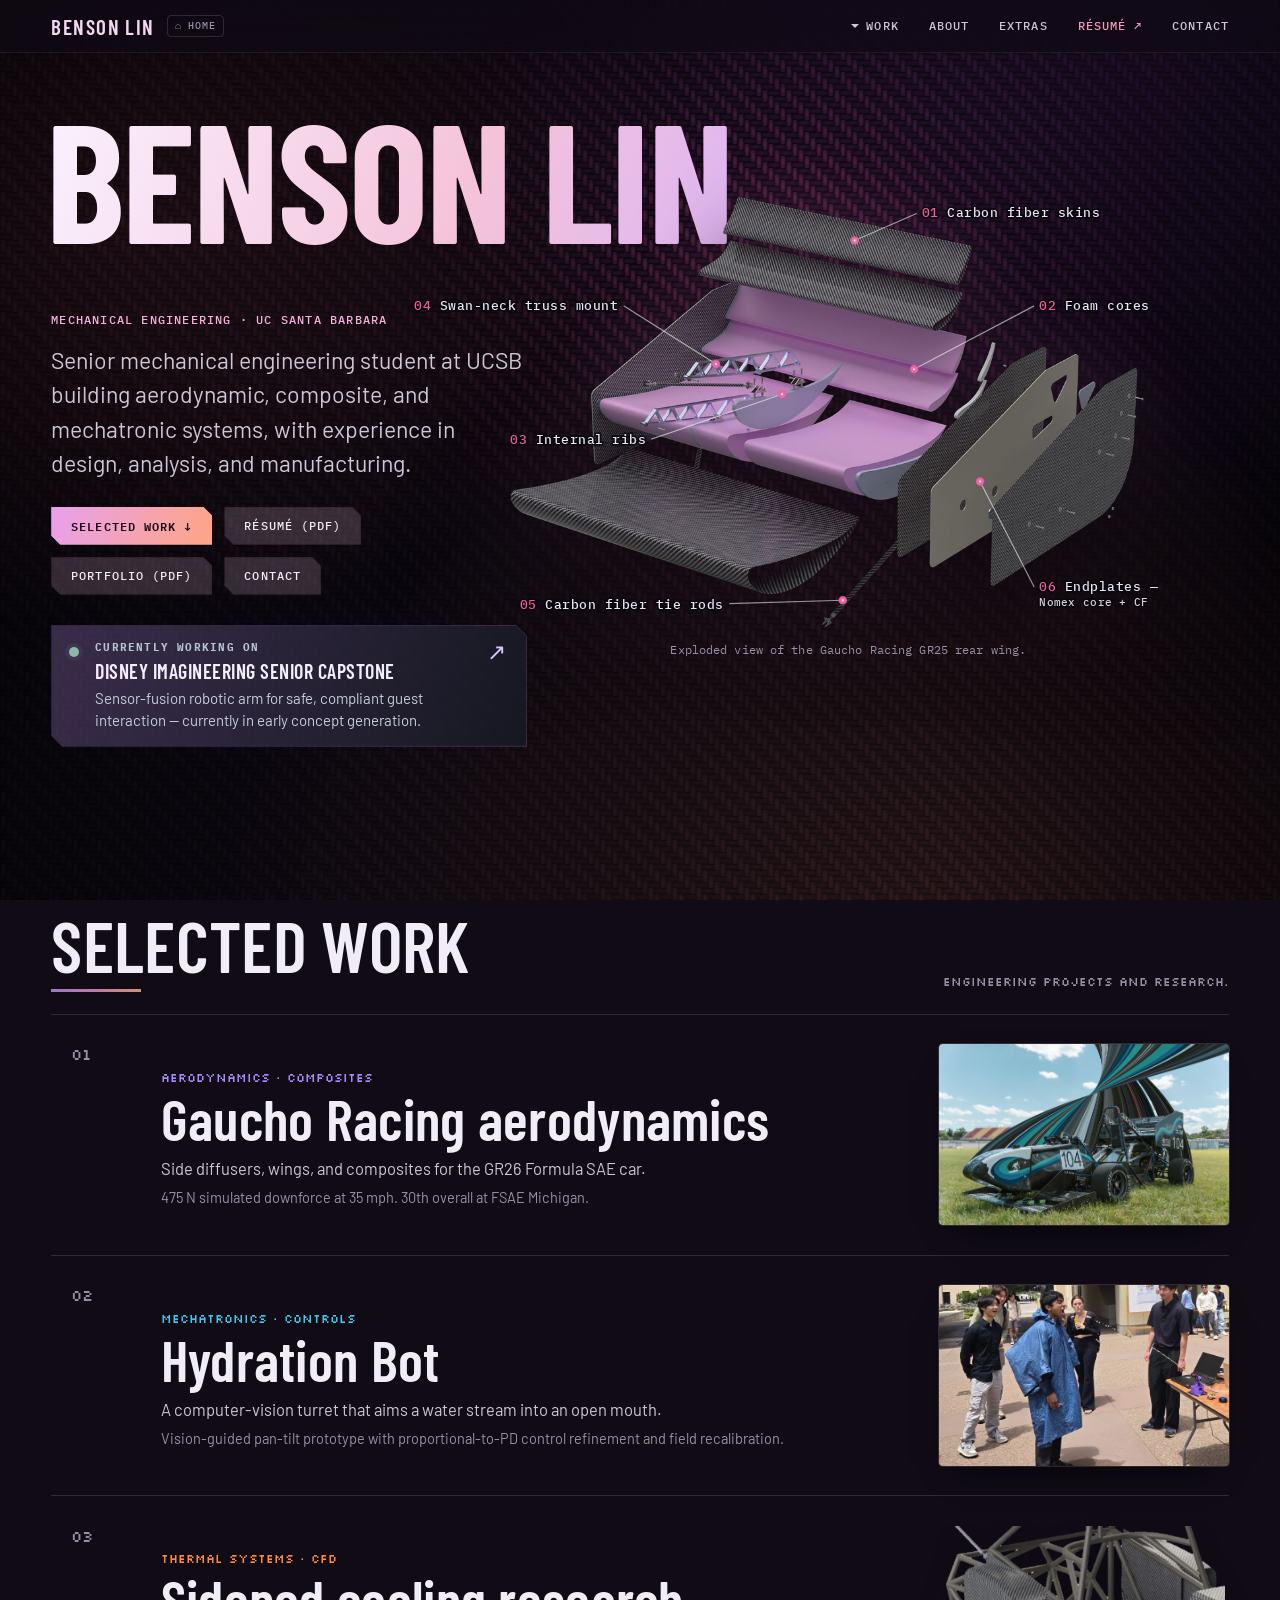
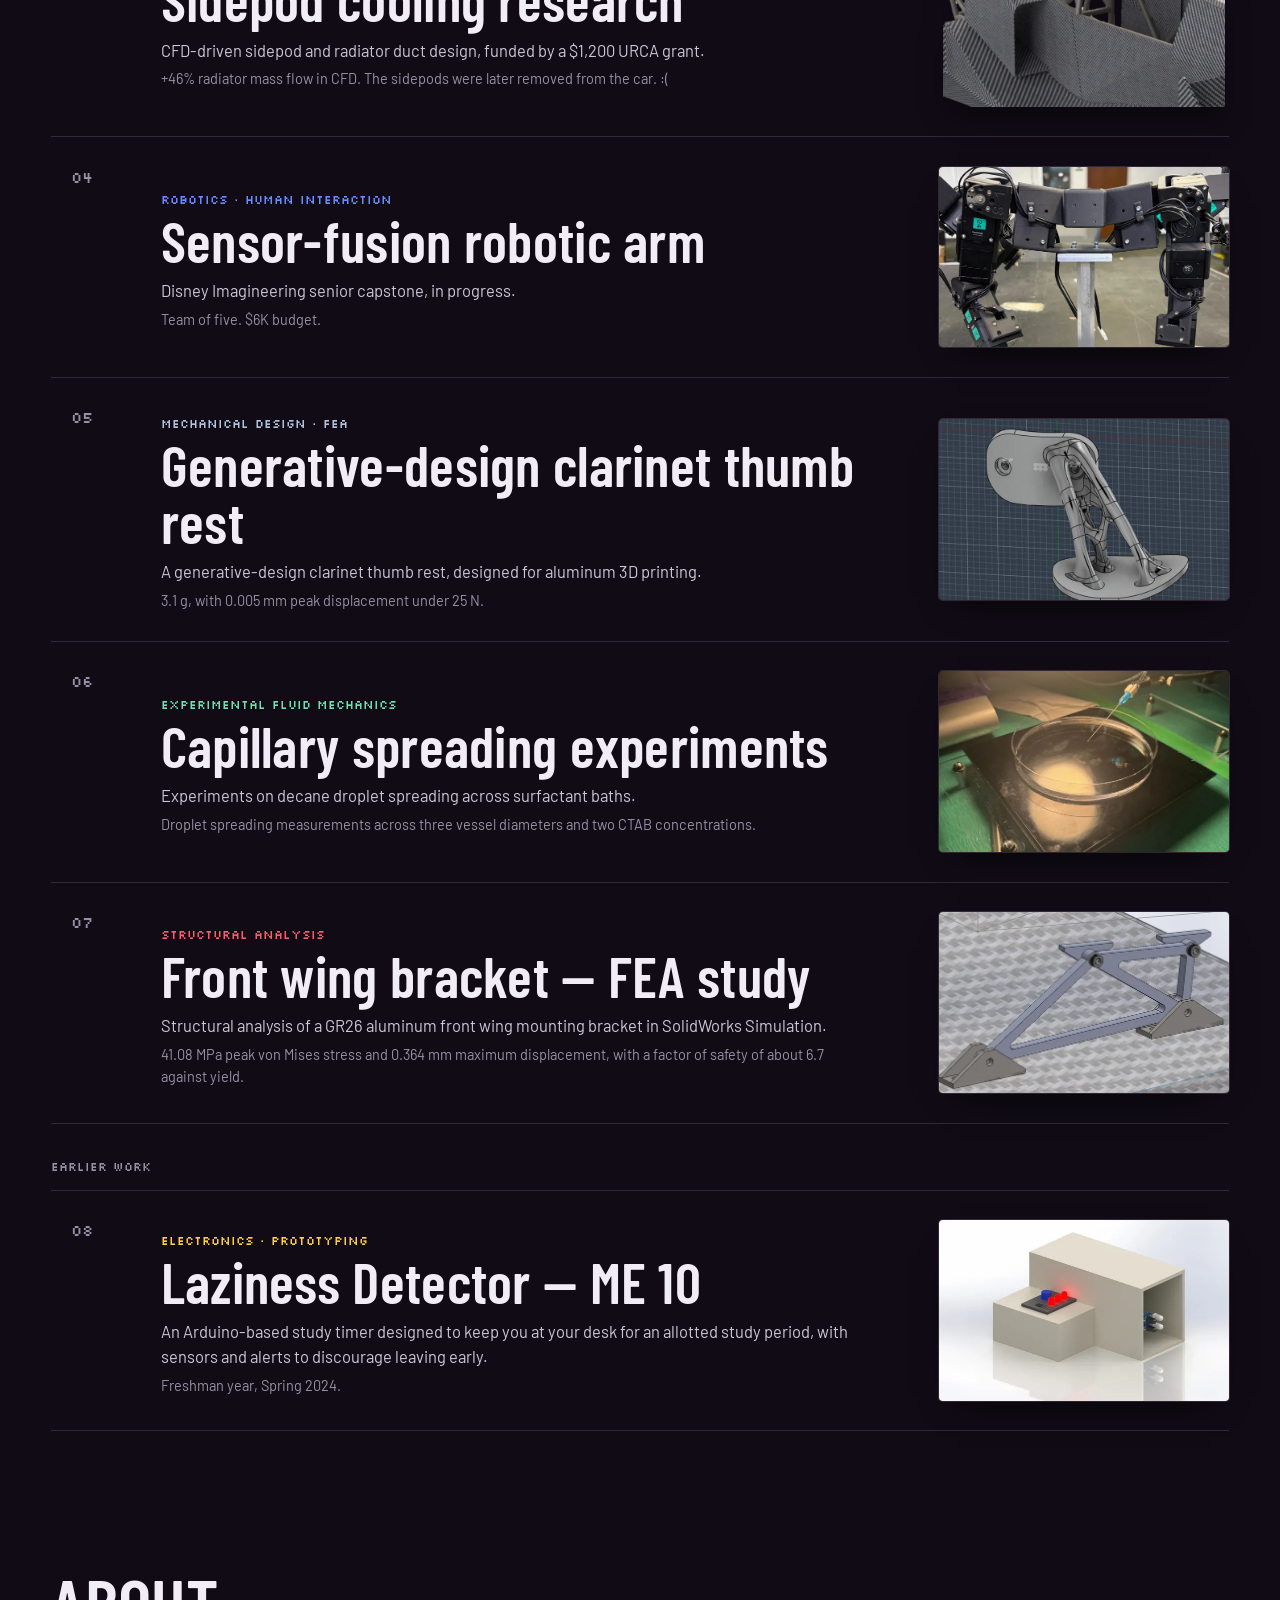
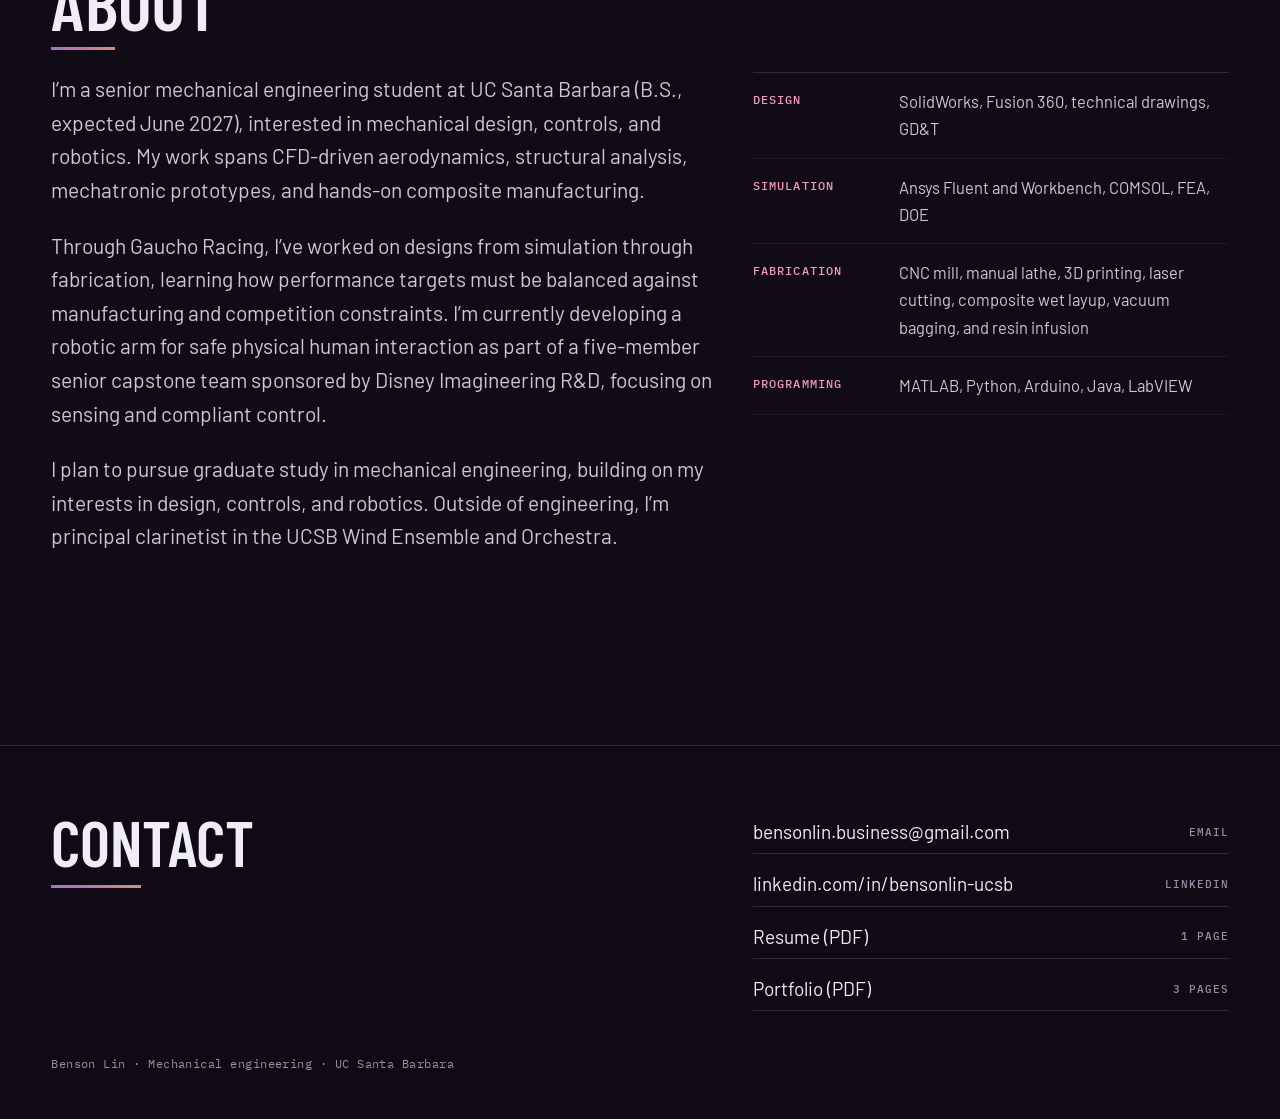
<file: index.html>
<!DOCTYPE html>

<html lang="en"><head>
<meta charset="utf-8"/><meta content="width=device-width,initial-scale=1,viewport-fit=cover" name="viewport"/>
<title>Benson Lin — Mechanical Engineering Portfolio</title><meta content="Mechanical engineering student at UC Santa Barbara. Aerodynamics, CFD, composite manufacturing, controls, robotics, and experimental work." name="description"/>
<meta content="#09080d" name="theme-color"/><meta content="dark" name="color-scheme"/>
<meta content="Benson Lin — Mechanical Engineering Portfolio" property="og:title"/><meta content="Mechanical engineering student at UC Santa Barbara. Aerodynamics, CFD, composite manufacturing, controls, robotics, and experimental work." property="og:description"/><meta content="website" property="og:type"/><meta content="https://dodango.github.io/portfolio/assets/og.jpg" property="og:image"/><meta content="1200" property="og:image:width"/><meta content="630" property="og:image:height"/><meta content="https://dodango.github.io/portfolio/" property="og:url"/><meta content="summary_large_image" name="twitter:card"/><link href="https://dodango.github.io/portfolio/" rel="canonical"/>
<link href="favicon.svg" rel="icon" type="image/svg+xml"/>
<script>try{if(sessionStorage.getItem('bl-music')==='1')document.documentElement.classList.add('music')}catch(e){}</script>
<link href="https://fonts.googleapis.com" rel="preconnect"/><link crossorigin="" href="https://fonts.gstatic.com" rel="preconnect"/>
<link href="https://fonts.googleapis.com/css2?family=Barlow+Condensed:wght@500;600;700&amp;family=Barlow:wght@400;500;600&amp;family=IBM+Plex+Mono:wght@400;500&amp;family=Silkscreen:wght@400&amp;display=swap" rel="stylesheet"/><noscript><link href="https://fonts.googleapis.com/css2?family=Barlow+Condensed:wght@500;600;700&amp;family=Barlow:wght@400;500;600&amp;family=IBM+Plex+Mono:wght@400;500&amp;family=Silkscreen:wght@400&amp;display=swap" rel="stylesheet"/></noscript>
<script>
/* V6.12: Keep text hidden until its real font faces load; eliminate font swapping on visible pages. */
(function(){
  var root=document.documentElement;
  root.classList.add('fonts-pending');
  if(!document.fonts || !document.fonts.load){root.classList.remove('fonts-pending');return;}
  var cleared=false;
  function show(){if(cleared)return;cleared=true;root.classList.remove('fonts-pending');}
  var faces=['400 17px "Barlow"','500 17px "Barlow"','600 17px "Barlow"',
             '500 21px "Barlow Condensed"','600 21px "Barlow Condensed"','700 21px "Barlow Condensed"',
             '400 12px "IBM Plex Mono"','500 12px "IBM Plex Mono"',
             '400 12px "Silkscreen"'];
  Promise.all(faces.map(function(face){return document.fonts.load(face);})).then(show,show);
  setTimeout(show,5500); /* fail safe for blocked/offline Google Fonts */
})();
</script>
<link href="site.css?v=final4" rel="stylesheet"/>
<script defer="" src="site.js?v=6.29"></script>
</head>
<body data-p="home" data-page="home" id="top">
<a class="skip" href="#main">Skip to content</a>
<div aria-hidden="true" class="carbon"><div class="sheen"><i></i></div></div>
<header class="bar"><a aria-label="Benson Lin — Home" class="brand" href="index.html" title="Back to homepage"><span class="brand-name">Benson Lin</span><span aria-hidden="true" class="brand-home">⌂ Home</span></a>
<nav aria-label="Primary" class="nav">
<details class="work-menu"><summary>Work</summary><div class="work-panel"><a href="gaucho-racing.html" style="--c:#a98bff"><i></i><span>Gaucho Racing aerodynamics</span><b>01</b></a><a href="hydration-bot.html" style="--c:#3cc8f0"><i></i><span>Hydration Bot</span><b>02</b></a><a href="sidepod-cooling.html" style="--c:#ff8a3d"><i></i><span>Sidepod cooling research</span><b>03</b></a><a href="disney-capstone.html" style="--c:#6b8cff"><i></i><span>Sensor-fusion robotic arm</span><b>04</b></a><a href="thumb-rest.html" style="--c:#b4c3dd"><i></i><span>Generative-design clarinet thumb rest</span><b>05</b></a><a href="capillary-spreading.html" style="--c:#6fe0b0"><i></i><span>Capillary spreading experiments</span><b>06</b></a><a href="bracket-fea.html" style="--c:#ff5a6e"><i></i><span>Front wing bracket — FEA study</span><b>07</b></a><a href="laziness-detector.html" style="--c:#ffcf3f"><i></i><span>Laziness Detector — ME 10</span><b>08</b></a><hr/><a href="extras.html" style="--c:#c4a8ff"><i></i><span>Extras</span><b>—</b></a></div></details>
<a href="index.html#about">About</a><a href="extras.html">Extras</a>
<a class="res" href="Benson_Lin_Resume.pdf" rel="noopener" target="_blank">Résumé ↗</a><a class="opt" href="#contact">Contact</a></nav></header>
<main id="main"><section class="hero"><div class="hero-in">
<h1 class="name">Benson Lin</h1>
<figure class="hero-wing" style="margin-bottom:0"><div class="wing-stage"><img alt="Exploded view of the Gaucho Racing GR25 rear wing with numbered component callouts" decoding="async" fetchpriority="high" height="1350" src="assets/rear-wing-cutout-hq.webp" width="2400"/><svg aria-hidden="true" class="callouts" viewbox="0 0 1200 675">
<line class="lead" x1="610" x2="704" y1="75" y2="34"></line><circle cx="610" cy="75" r="4"></circle><text text-anchor="start" x="712" y="40"><tspan class="n">01 </tspan>Carbon fiber skins</text>
<line class="lead" x1="700" x2="882" y1="270" y2="174"></line><circle cx="700" cy="270" r="4"></circle><text text-anchor="start" x="890" y="180"><tspan class="n">02 </tspan>Foam cores</text>
<line class="lead" x1="500" x2="302" y1="308" y2="376"></line><circle cx="500" cy="308" r="4"></circle><text text-anchor="end" x="294" y="383"><tspan class="n">03 </tspan>Internal ribs</text>
<line class="lead" x1="400" x2="260" y1="262" y2="174"></line><circle cx="400" cy="262" r="4"></circle><text text-anchor="end" x="252" y="180"><tspan class="n">04 </tspan>Swan-neck truss mount</text>
<line class="lead" x1="592" x2="420" y1="620" y2="625"></line><circle cx="592" cy="620" r="4"></circle><text text-anchor="end" x="412" y="633"><tspan class="n">05 </tspan>Carbon fiber tie rods</text>
<line class="lead" x1="800" x2="882" y1="440" y2="600"></line><circle cx="800" cy="440" r="4"></circle><text text-anchor="start" x="890" y="606"><tspan class="n">06 </tspan>Endplates —<tspan class="part-detail" dy="23" x="890">Nomex core + CF</tspan></text>
</svg></div><p class="hero-cap">Exploded view of the Gaucho Racing GR25 rear wing.</p></figure>
<div class="hero-copy"><p class="kicker">Mechanical engineering · UC Santa Barbara</p><p class="lede">Senior mechanical engineering student at UCSB building aerodynamic, composite, and mechatronic systems, with experience in design, analysis, and manufacturing.</p>
<div class="btns"><a class="btn pri" href="#work">Selected work ↓</a><a class="btn" href="Benson_Lin_Resume.pdf" rel="noopener" target="_blank">Résumé (PDF)</a><a class="btn" href="Benson_Lin_Portfolio.pdf" rel="noopener" target="_blank">Portfolio (PDF)</a><a class="btn" href="#contact">Contact</a></div>
<a aria-label="Currently working on the Disney Imagineering senior capstone — view project" class="current-status" href="disney-capstone.html"><span aria-hidden="true" class="pulse-dot"></span><span class="status-content"><span class="eyebrow">Currently working on</span><strong>Disney Imagineering senior capstone</strong><span class="status-description">Sensor-fusion robotic arm for safe, compliant guest interaction — currently in early concept generation.</span></span><span aria-hidden="true" class="status-arrow">↗</span></a></div>
</div></section>
<section class="index" id="work"><div class="wrap"><div class="sec-head"><h2>Selected work</h2><p class="sec-note">Engineering projects and research.</p></div><ol class="plies"><li><a class="ply" href="gaucho-racing.html" style="--c:#a98bff;--c-rgb:169,139,255"><span class="n">01</span><span><span class="tags">Aerodynamics · Composites</span><strong class="ttl">Gaucho Racing aerodynamics</strong><span class="desc">Side diffusers, wings, and composites for the GR26 Formula SAE car.</span><span class="stat">475 N simulated downforce at 35 mph. 30th overall at FSAE Michigan.</span></span><span class="thumb"><img alt="" decoding="async" height="865" loading="eager" src="assets/thumbs/gaucho-racing-car.webp" width="1302"/></span></a></li><li><a class="ply" href="hydration-bot.html" style="--c:#3cc8f0;--c-rgb:60,200,240"><span class="n">02</span><span><span class="tags">Mechatronics · Controls</span><strong class="ttl">Hydration Bot</strong><span class="desc">A computer-vision turret that aims a water stream into an open mouth.</span><span class="stat">Vision-guided pan-tilt prototype with proportional-to-PD control refinement and field recalibration.</span></span><span class="thumb"><img alt="" decoding="async" height="571" loading="eager" src="assets/thumbs/hydration-bot.webp" width="720"/></span></a></li><li><a class="ply" href="sidepod-cooling.html" style="--c:#ff8a3d;--c-rgb:255,138,61"><span class="n">03</span><span><span class="tags">Thermal systems · CFD</span><strong class="ttl">Sidepod cooling research</strong><span class="desc">CFD-driven sidepod and radiator duct design, funded by a $1,200 URCA grant.</span><span class="stat">+46% radiator mass flow in CFD. The sidepods were later removed from the car. :(</span></span><span class="thumb cutout"><img alt="" decoding="async" height="462" loading="lazy" src="assets/thumbs/sidepod-cooling-cutout.png" width="720"/></span></a></li><li><a class="ply" href="disney-capstone.html" style="--c:#6b8cff;--c-rgb:107,140,255"><span class="n">04</span><span><span class="tags">Robotics · Human interaction</span><strong class="ttl">Sensor-fusion robotic arm</strong><span class="desc">Disney Imagineering senior capstone, in progress.</span><span class="stat">Team of five. $6K budget.</span></span><span class="thumb"><img alt="" decoding="async" height="575" loading="lazy" src="assets/thumbs/disney-capstone.webp" width="720"/></span></a></li><li><a class="ply" href="thumb-rest.html" style="--c:#b4c3dd;--c-rgb:180,195,221"><span class="n">05</span><span><span class="tags">Mechanical design · FEA</span><strong class="ttl">Generative-design clarinet thumb rest</strong><span class="desc">A generative-design clarinet thumb rest, designed for aluminum 3D printing.</span><span class="stat">3.1 g, with 0.005 mm peak displacement under 25 N.</span></span><span class="thumb"><img alt="" decoding="async" height="604" loading="lazy" src="assets/thumbs/thumb-rest.webp" width="720"/></span></a></li><li><a class="ply" href="capillary-spreading.html" style="--c:#6fe0b0;--c-rgb:111,224,176"><span class="n">06</span><span><span class="tags">Experimental fluid mechanics</span><strong class="ttl">Capillary spreading experiments</strong><span class="desc">Experiments on decane droplet spreading across surfactant baths.</span><span class="stat">Droplet spreading measurements across three vessel diameters and two CTAB concentrations.</span></span><span class="thumb"><img alt="" decoding="async" height="853" loading="lazy" src="assets/thumbs/capillary-spreading.webp" width="640"/></span></a></li><li><a class="ply" href="bracket-fea.html" style="--c:#ff5a6e;--c-rgb:255,90,110"><span class="n">07</span><span><span class="tags">Structural analysis</span><strong class="ttl">Front wing bracket — FEA study</strong><span class="desc">Structural analysis of a GR26 aluminum front wing mounting bracket in SolidWorks Simulation.</span><span class="stat">41.08 MPa peak von Mises stress and 0.364 mm maximum displacement, with a factor of safety of about 6.7 against yield.</span></span><span class="thumb"><img alt="" decoding="async" height="365" loading="lazy" src="assets/thumbs/bracket-fea.webp" width="720"/></span></a></li></ol><p class="earlier">Earlier work</p><ol class="plies" start="8"><li><a class="ply" href="laziness-detector.html" style="--c:#ffcf3f;--c-rgb:255,207,63"><span class="n">08</span><span><span class="tags">Electronics · Prototyping</span><strong class="ttl">Laziness Detector — ME 10</strong><span class="desc">An Arduino-based study timer designed to keep you at your desk for an allotted study period, with sensors and alerts to discourage leaving early.</span><span class="stat">Freshman year, Spring 2024.</span></span><span class="thumb plate"><img alt="" decoding="async" height="360" loading="lazy" src="assets/thumbs/laziness-detector.webp" width="720"/></span></a></li></ol></div></section>
<section class="about" id="about"><div class="wrap"><div class="sec-head"><h2>About</h2></div><div class="grid"><div class="text"><p>I’m a senior mechanical engineering student at UC Santa Barbara (B.S., expected June 2027), interested in mechanical design, controls, and robotics. My work spans CFD-driven aerodynamics, structural analysis, mechatronic prototypes, and hands-on composite manufacturing.</p><p>Through Gaucho Racing, I’ve worked on designs from simulation through fabrication, learning how performance targets must be balanced against manufacturing and competition constraints. I’m currently developing a robotic arm for safe physical human interaction as part of a five-member senior capstone team sponsored by Disney Imagineering R&amp;D, focusing on sensing and compliant control.</p><p>I plan to pursue graduate study in mechanical engineering, building on my interests in design, controls, and robotics. Outside of engineering, I’m principal clarinetist in the UCSB Wind Ensemble and Orchestra.</p></div><div class="colr"><ul class="skills"><li><b>Design</b><span>SolidWorks, Fusion 360, technical drawings, GD&amp;T</span></li><li><b>Simulation</b><span>Ansys Fluent and Workbench, COMSOL, FEA, DOE</span></li><li><b>Fabrication</b><span>CNC mill, manual lathe, 3D printing, laser cutting, composite wet layup, vacuum bagging, and resin infusion</span></li><li><b>Programming</b><span>MATLAB, Python, Arduino, Java, LabVIEW</span></li></ul></div></div></div></section></main><footer class="foot" id="contact"><div class="wrap"><div class="grid">
<div class="text"><h2>Contact</h2></div>
<div class="links colr"><a href="mailto:bensonlin.business@gmail.com"><span>bensonlin.business@gmail.com</span><small>Email</small></a>
<a href="https://linkedin.com/in/bensonlin-ucsb" rel="noopener"><span>linkedin.com/in/bensonlin-ucsb</span><small>LinkedIn</small></a>
<a href="Benson_Lin_Resume.pdf" rel="noopener" target="_blank"><span>Resume (PDF)</span><small>1 page</small></a><a href="Benson_Lin_Portfolio.pdf" rel="noopener" target="_blank"><span>Portfolio (PDF)</span><small>3 pages</small></a></div>
<p class="fine">Benson Lin · Mechanical engineering · UC Santa Barbara</p></div></div></footer>
<dialog aria-label="Enlarged image" id="lb"><div class="lb-bar"><span class="cnt"></span><button aria-label="Previous image" class="lb-prev" type="button">←</button><button aria-label="Next image" class="lb-next" type="button">→</button><button class="lb-x" type="button">Close</button></div><div class="lb-stage"><img alt=""/></div><p class="cap"></p></dialog>
<button aria-label="Return to the normal engineering portfolio theme" hidden="" id="mm-exit" type="button">♫ Return to engineering mode</button>
</body></html>
</file>
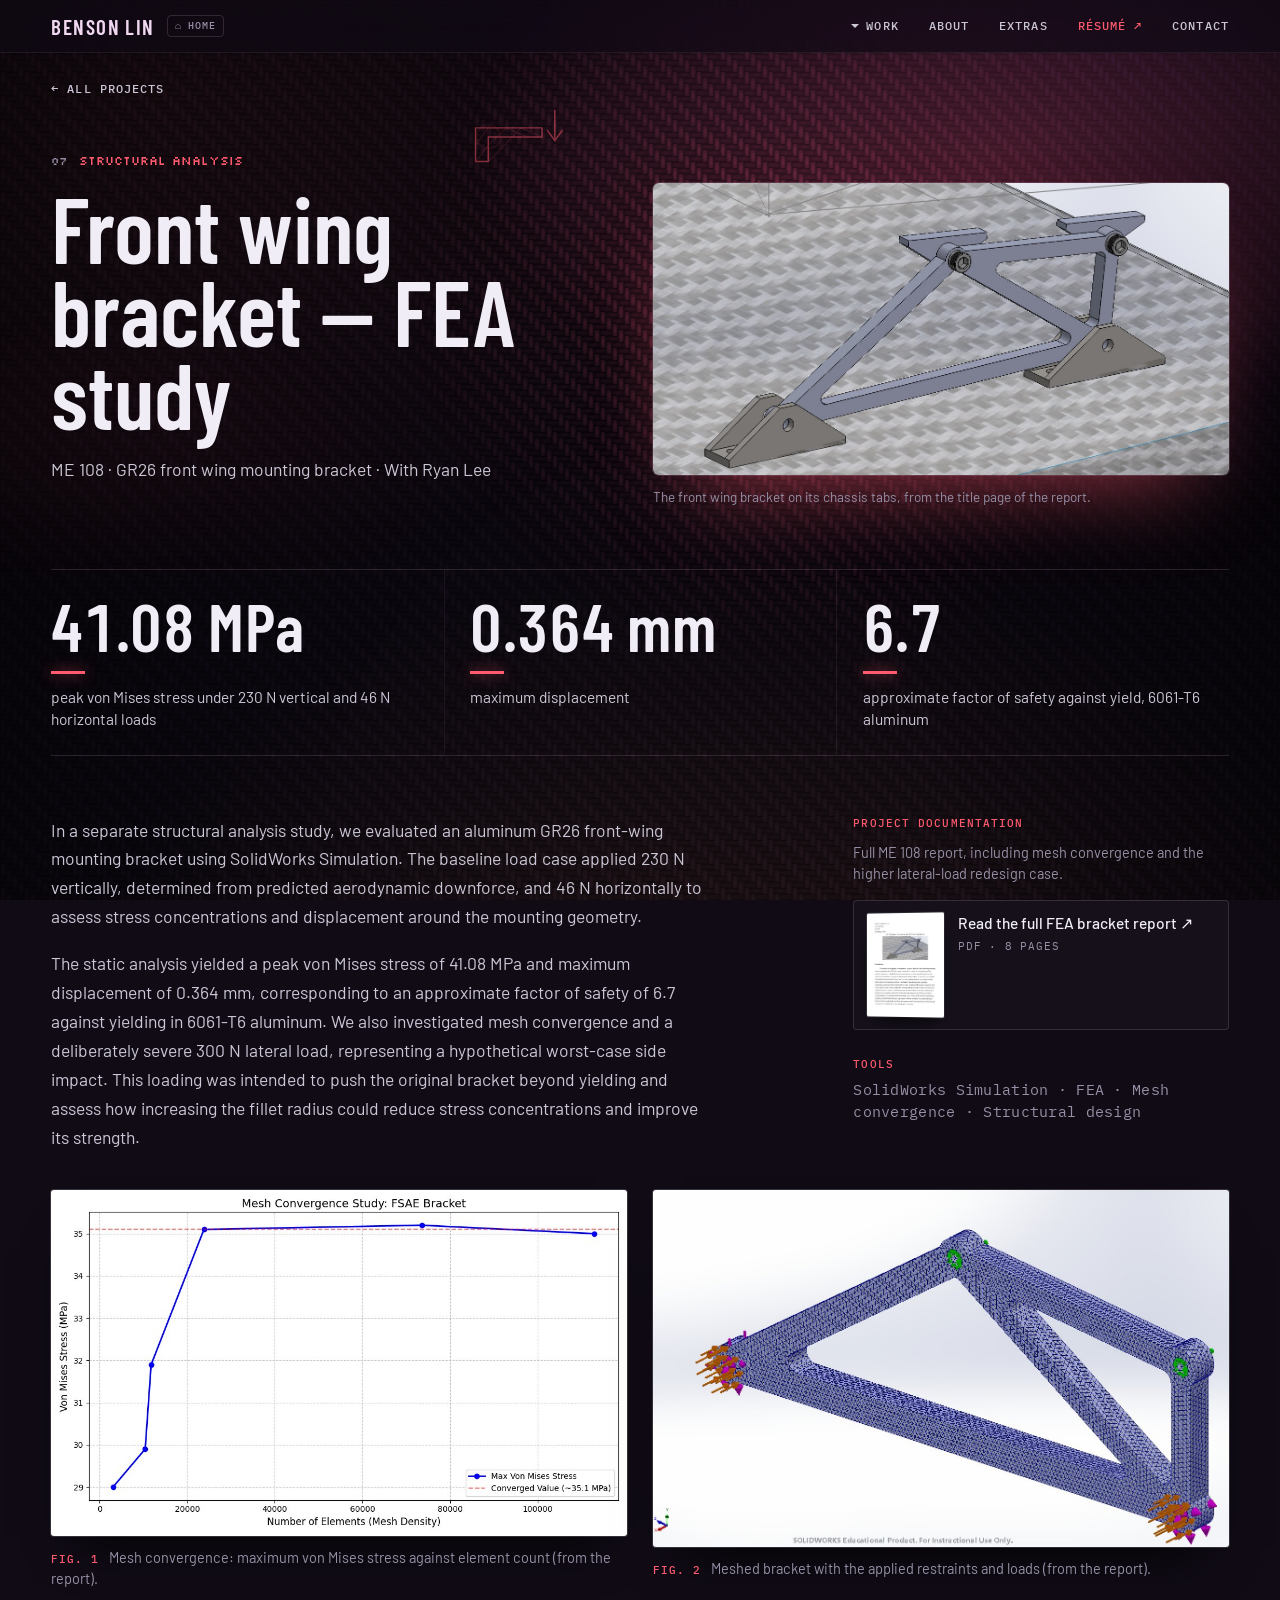
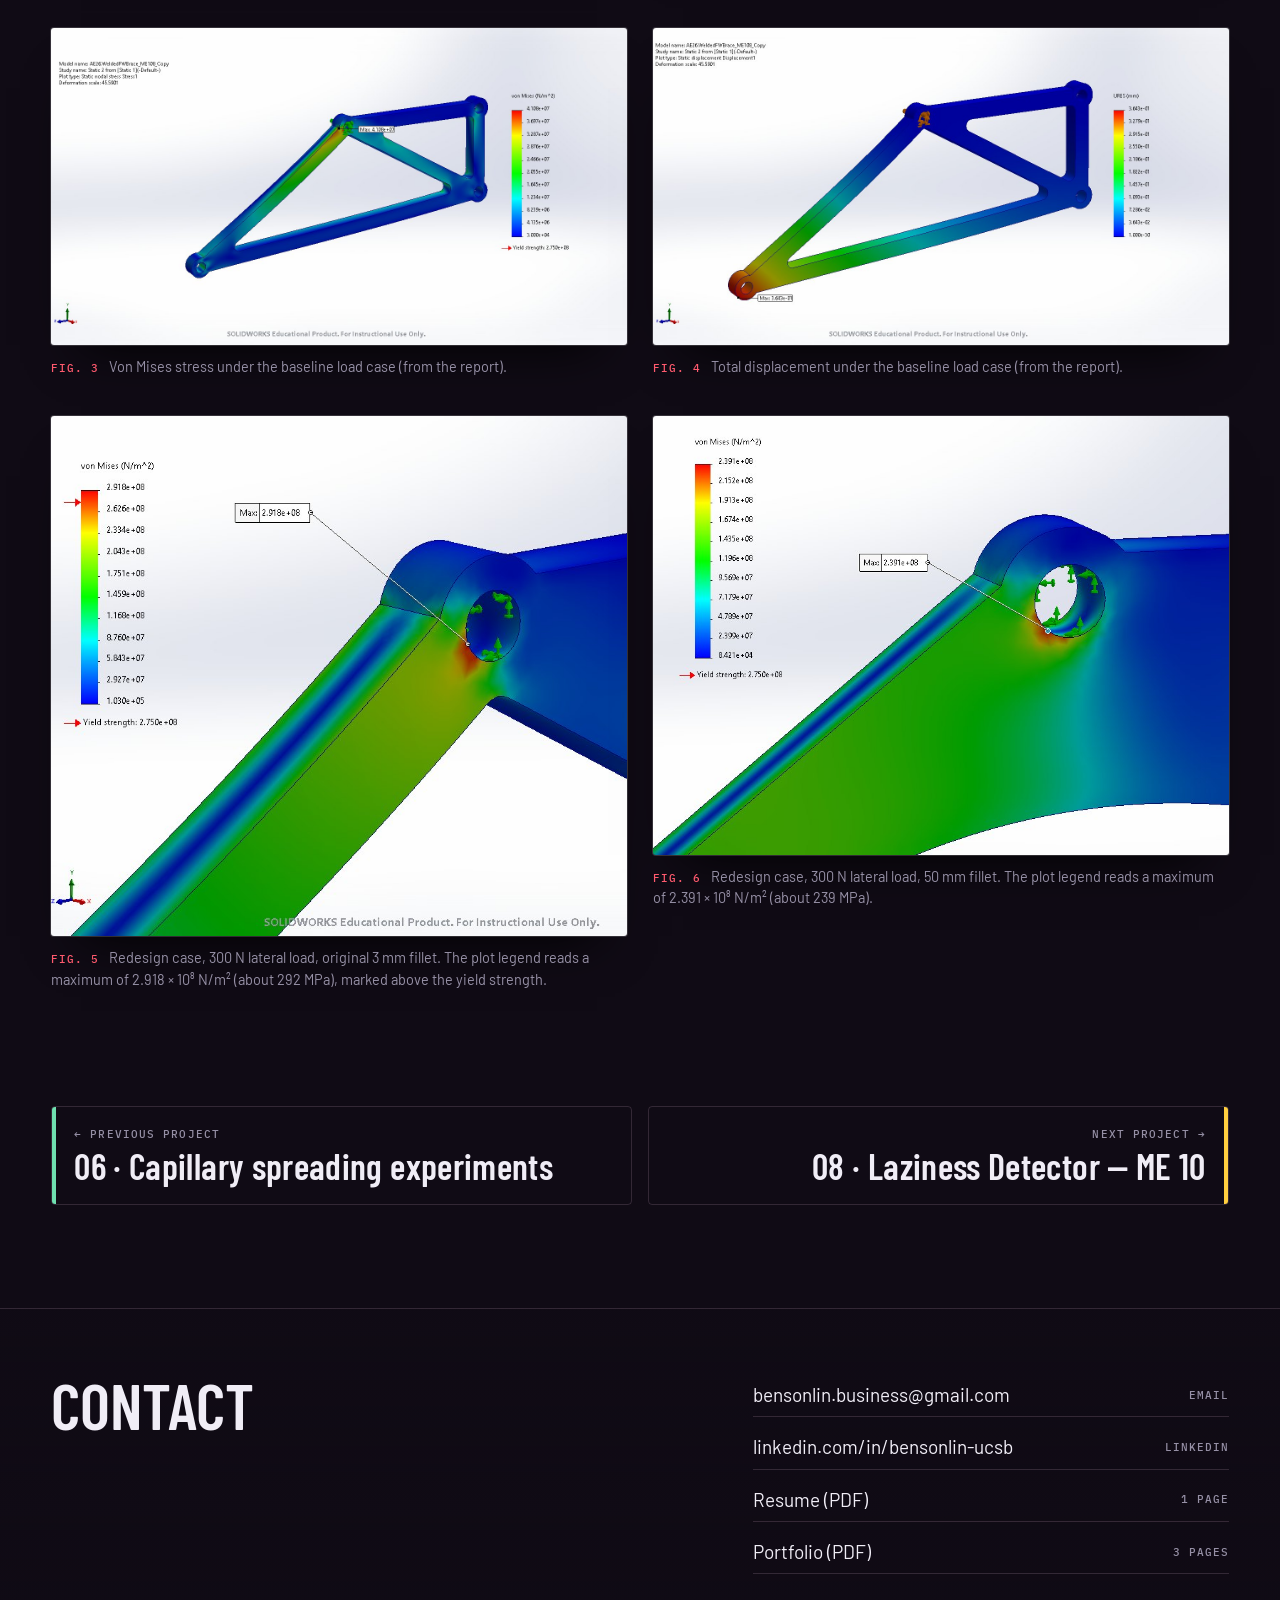
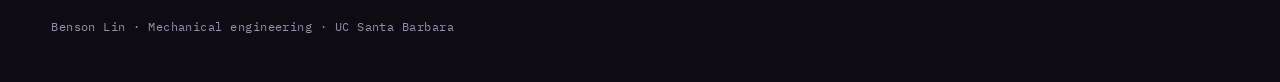
<file: bracket-fea.html>
<!DOCTYPE html>

<html lang="en"><head>
<meta charset="utf-8"/><meta content="width=device-width,initial-scale=1,viewport-fit=cover" name="viewport"/>
<title>Front wing bracket — FEA study — Benson Lin</title><meta content="Structural analysis of a GR26 aluminum front wing mounting bracket in SolidWorks Simulation." name="description"/>
<meta content="#09080d" name="theme-color"/><meta content="dark" name="color-scheme"/>
<meta content="Front wing bracket — FEA study — Benson Lin" property="og:title"/><meta content="Structural analysis of a GR26 aluminum front wing mounting bracket in SolidWorks Simulation." property="og:description"/><meta content="website" property="og:type"/><meta content="https://dodango.github.io/portfolio/assets/og.jpg" property="og:image"/><meta content="1200" property="og:image:width"/><meta content="630" property="og:image:height"/><meta content="https://dodango.github.io/portfolio/bracket-fea.html" property="og:url"/><meta content="summary_large_image" name="twitter:card"/><link href="https://dodango.github.io/portfolio/bracket-fea.html" rel="canonical"/>
<link href="favicon.svg" rel="icon" type="image/svg+xml"/><link href="capillary-spreading.html" rel="prev"/><link href="laziness-detector.html" rel="next"/>
<script>try{if(sessionStorage.getItem('bl-music')==='1')document.documentElement.classList.add('music')}catch(e){}</script>
<link href="https://fonts.googleapis.com" rel="preconnect"/><link crossorigin="" href="https://fonts.gstatic.com" rel="preconnect"/>
<link href="https://fonts.googleapis.com/css2?family=Barlow+Condensed:wght@500;600;700&amp;family=Barlow:wght@400;500;600&amp;family=IBM+Plex+Mono:wght@400;500&amp;family=Silkscreen:wght@400&amp;display=swap" rel="stylesheet"/><noscript><link href="https://fonts.googleapis.com/css2?family=Barlow+Condensed:wght@500;600;700&amp;family=Barlow:wght@400;500;600&amp;family=IBM+Plex+Mono:wght@400;500&amp;family=Silkscreen:wght@400&amp;display=swap" rel="stylesheet"/></noscript>
<script>
/* V6.12: Keep text hidden until its real font faces load; eliminate font swapping on visible pages. */
(function(){
  var root=document.documentElement;
  root.classList.add('fonts-pending');
  if(!document.fonts || !document.fonts.load){root.classList.remove('fonts-pending');return;}
  var cleared=false;
  function show(){if(cleared)return;cleared=true;root.classList.remove('fonts-pending');}
  var faces=['400 17px "Barlow"','500 17px "Barlow"','600 17px "Barlow"',
             '500 21px "Barlow Condensed"','600 21px "Barlow Condensed"','700 21px "Barlow Condensed"',
             '400 12px "IBM Plex Mono"','500 12px "IBM Plex Mono"',
             '400 12px "Silkscreen"'];
  Promise.all(faces.map(function(face){return document.fonts.load(face);})).then(show,show);
  setTimeout(show,5500); /* fail safe for blocked/offline Google Fonts */
})();
</script>
<link href="site.css?v=final4" rel="stylesheet"/>
<script defer="" src="site.js?v=6.29"></script>
</head>
<body data-p="bf" data-page="project" id="top">
<a class="skip" href="#main">Skip to content</a>
<div aria-hidden="true" class="carbon"><div class="sheen"><i></i></div></div>
<header class="bar"><a aria-label="Benson Lin — Home" class="brand" href="index.html" title="Back to homepage"><span class="brand-name">Benson Lin</span><span aria-hidden="true" class="brand-home">⌂ Home</span></a>
<nav aria-label="Primary" class="nav">
<details class="work-menu"><summary>Work</summary><div class="work-panel"><a href="gaucho-racing.html" style="--c:#a98bff"><i></i><span>Gaucho Racing aerodynamics</span><b>01</b></a><a href="hydration-bot.html" style="--c:#3cc8f0"><i></i><span>Hydration Bot</span><b>02</b></a><a href="sidepod-cooling.html" style="--c:#ff8a3d"><i></i><span>Sidepod cooling research</span><b>03</b></a><a href="disney-capstone.html" style="--c:#6b8cff"><i></i><span>Sensor-fusion robotic arm</span><b>04</b></a><a href="thumb-rest.html" style="--c:#b4c3dd"><i></i><span>Generative-design clarinet thumb rest</span><b>05</b></a><a href="capillary-spreading.html" style="--c:#6fe0b0"><i></i><span>Capillary spreading experiments</span><b>06</b></a><a aria-current="page" href="bracket-fea.html" style="--c:#ff5a6e"><i></i><span>Front wing bracket — FEA study</span><b>07</b></a><a href="laziness-detector.html" style="--c:#ffcf3f"><i></i><span>Laziness Detector — ME 10</span><b>08</b></a><hr/><a href="extras.html" style="--c:#c4a8ff"><i></i><span>Extras</span><b>—</b></a></div></details>
<a href="index.html#about">About</a><a href="extras.html">Extras</a>
<a class="res" href="Benson_Lin_Resume.pdf" rel="noopener" target="_blank">Résumé ↗</a><a class="opt" href="#contact">Contact</a></nav></header>
<main id="main"><header class="ph"><div class="ph-in"><a class="back" href="index.html#work">← All projects</a>
<div class="ph-title project-flair-title"><svg aria-hidden="true" class="project-flair flair-structural" focusable="false" viewbox="0 0 180 75"><path class="bracket-outline" d="M39 61 V24 H112 V34 H53 V61 Z"></path><path class="bracket-mesh" d="M39 43 L53 24 M39 61 L53 43 M53 43 L73 24 M53 61 L89 24 M73 24 L96 34 M89 24 L112 34"></path><path class="force-shaft" d="M126 5 V36"></path><path class="force-head" d="M118 27 L126 38 L134 27"></path><circle class="stress-ring" cx="53" cy="34" r="12"></circle></svg><p class="kicker"><span class="no">07</span>Structural analysis</p><h1>Front wing bracket — FEA study</h1><p class="meta">ME 108 · GR26 front wing mounting bracket · With Ryan Lee</p></div>
<figure class="ph-media frame"><img alt="" decoding="async" fetchpriority="high" height="647" src="assets/bracket-01.jpg" width="1277"/><figcaption>The front wing bracket on its chassis tabs, from the title page of the report.</figcaption></figure></div></header><div class="readouts"><dl><div><dt>41.08 MPa</dt><dd>peak von Mises stress under 230 N vertical and 46 N horizontal loads</dd></div><div><dt>0.364 mm</dt><dd>maximum displacement</dd></div><div><dt>6.7</dt><dd>approximate factor of safety against yield, 6061-T6 aluminum</dd></div></dl></div><div class="body"><div class="grid" style="display:block"><section class="sec" id="overview"><div class="text"><p>In a separate structural analysis study, we evaluated an aluminum GR26 front-wing mounting bracket using SolidWorks Simulation. The baseline load case applied 230 N vertically, determined from predicted aerodynamic downforce, and 46 N horizontally to assess stress concentrations and displacement around the mounting geometry.</p><p>The static analysis yielded a peak von Mises stress of 41.08 MPa and maximum displacement of 0.364 mm, corresponding to an approximate factor of safety of 6.7 against yielding in 6061-T6 aluminum. We also investigated mesh convergence and a deliberately severe 300 N lateral load, representing a hypothetical worst-case side impact. This loading was intended to push the original bracket beyond yielding and assess how increasing the fillet radius could reduce stress concentrations and improve its strength.</p></div><aside class="margin"><h3>Project documentation</h3><p>Full ME 108 report, including mesh convergence and the higher lateral-load redesign case.</p><a class="doc" href="Front_Wing_Bracket_FEA_Report.pdf" rel="noopener" target="_blank"><span class="sheet"><img alt="" decoding="async" loading="lazy" src="assets/docs/Front_Wing_Bracket_FEA_Report.webp"/></span><span><b>Read the full FEA bracket report ↗</b><small>PDF · 8 pages</small></span></a><p class="tools">SolidWorks Simulation · FEA · Mesh convergence · Structural design</p></aside><div class="half"><figure class="fig plate"><a class="zoom" href="assets/bracket-02.jpg"><img alt="Plot of maximum von Mises stress versus number of elements, leveling off above about 25,000 elements" decoding="async" height="600" loading="lazy" src="assets/bracket-02.jpg" width="1000"/></a><figcaption>Mesh convergence: maximum von Mises stress against element count (from the report).</figcaption></figure></div><div class="half"><figure class="fig plate"><a class="zoom" href="assets/bracket-03.jpg"><img alt="Meshed front wing bracket with fixed supports and applied loads" decoding="async" height="765" loading="lazy" src="assets/bracket-03.jpg" width="1235"/></a><figcaption>Meshed bracket with the applied restraints and loads (from the report).</figcaption></figure></div><div class="half"><figure class="fig plate"><a class="zoom" href="assets/bracket-04.jpg"><img alt="Von Mises stress plot of the bracket under the baseline load case" decoding="async" height="752" loading="lazy" src="assets/bracket-04.jpg" width="1368"/></a><figcaption>Von Mises stress under the baseline load case (from the report).</figcaption></figure></div><div class="half"><figure class="fig plate"><a class="zoom" href="assets/bracket-05.jpg"><img alt="Displacement plot of the bracket, largest at the leading tip" decoding="async" height="752" loading="lazy" src="assets/bracket-05.jpg" width="1368"/></a><figcaption>Total displacement under the baseline load case (from the report).</figcaption></figure></div><div class="half"><figure class="fig plate"><a class="zoom" href="assets/bracket-06.jpg"><img alt="Von Mises stress at the mounting hole in the redesign case with the original fillet" decoding="async" height="730" loading="lazy" src="assets/bracket-06.jpg" width="809"/></a><figcaption>Redesign case, 300 N lateral load, original 3 mm fillet. The plot legend reads a maximum of 2.918 × 10⁸ N/m² (about 292 MPa), marked above the yield strength.</figcaption></figure></div><div class="half"><figure class="fig plate"><a class="zoom" href="assets/bracket-07.jpg"><img alt="Von Mises stress at the mounting hole in the redesign case with the larger fillet" decoding="async" height="679" loading="lazy" src="assets/bracket-07.jpg" width="892"/></a><figcaption>Redesign case, 300 N lateral load, 50 mm fillet. The plot legend reads a maximum of 2.391 × 10⁸ N/m² (about 239 MPa).</figcaption></figure></div></section></div></div><nav aria-label="Projects" class="pager"><a class="prev" href="capillary-spreading.html" style="--c:#6fe0b0;--c-rgb:111,224,176"><small>← Previous project</small><b>06 · Capillary spreading experiments</b></a><a class="next" href="laziness-detector.html" style="--c:#ffcf3f;--c-rgb:255,207,63"><small>Next project →</small><b>08 · Laziness Detector — ME 10</b></a></nav></main><footer class="foot" id="contact"><div class="wrap"><div class="grid">
<div class="text"><h2>Contact</h2></div>
<div class="links colr"><a href="mailto:bensonlin.business@gmail.com"><span>bensonlin.business@gmail.com</span><small>Email</small></a>
<a href="https://linkedin.com/in/bensonlin-ucsb" rel="noopener"><span>linkedin.com/in/bensonlin-ucsb</span><small>LinkedIn</small></a>
<a href="Benson_Lin_Resume.pdf" rel="noopener" target="_blank"><span>Resume (PDF)</span><small>1 page</small></a><a href="Benson_Lin_Portfolio.pdf" rel="noopener" target="_blank"><span>Portfolio (PDF)</span><small>3 pages</small></a></div>
<p class="fine">Benson Lin · Mechanical engineering · UC Santa Barbara</p></div></div></footer>
<dialog aria-label="Enlarged image" id="lb"><div class="lb-bar"><span class="cnt"></span><button aria-label="Previous image" class="lb-prev" type="button">←</button><button aria-label="Next image" class="lb-next" type="button">→</button><button class="lb-x" type="button">Close</button></div><div class="lb-stage"><img alt=""/></div><p class="cap"></p></dialog>
<button aria-label="Return to the normal engineering portfolio theme" hidden="" id="mm-exit" type="button">♫ Return to engineering mode</button>
</body></html>
</file>
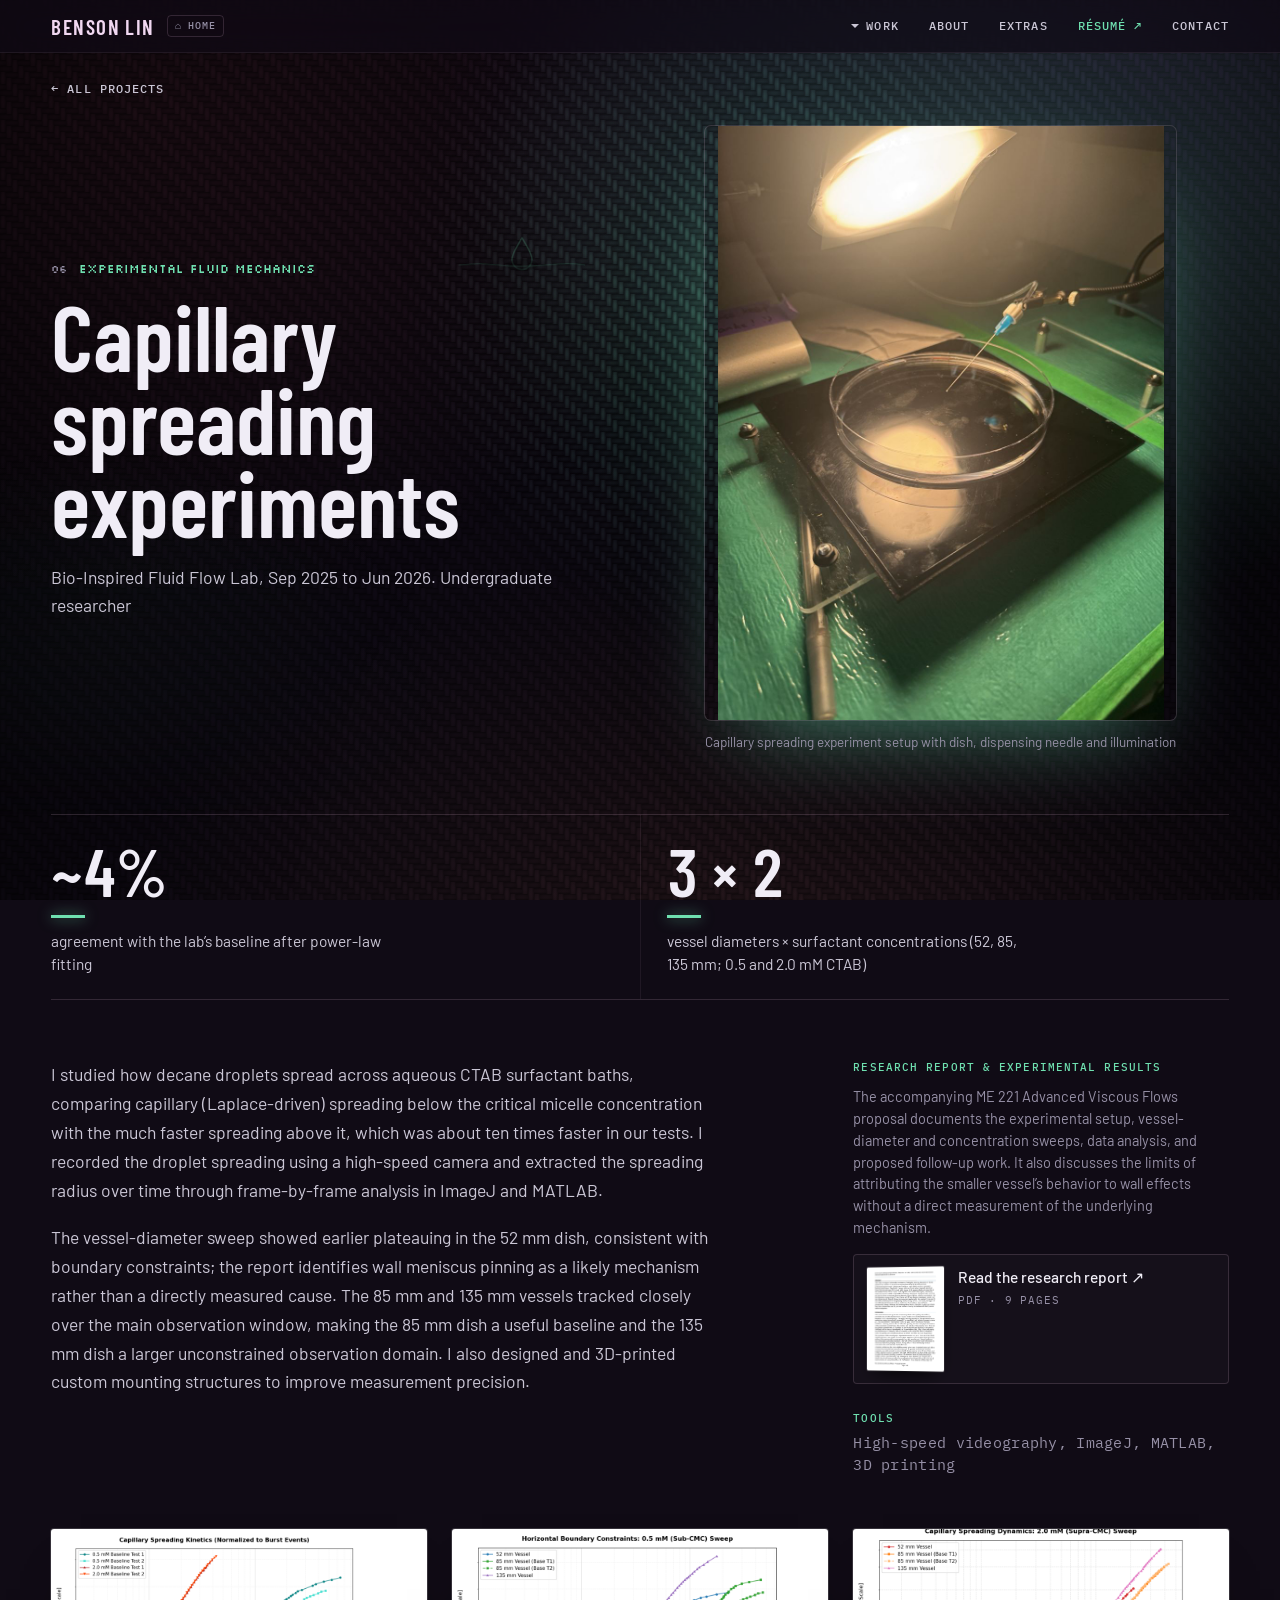
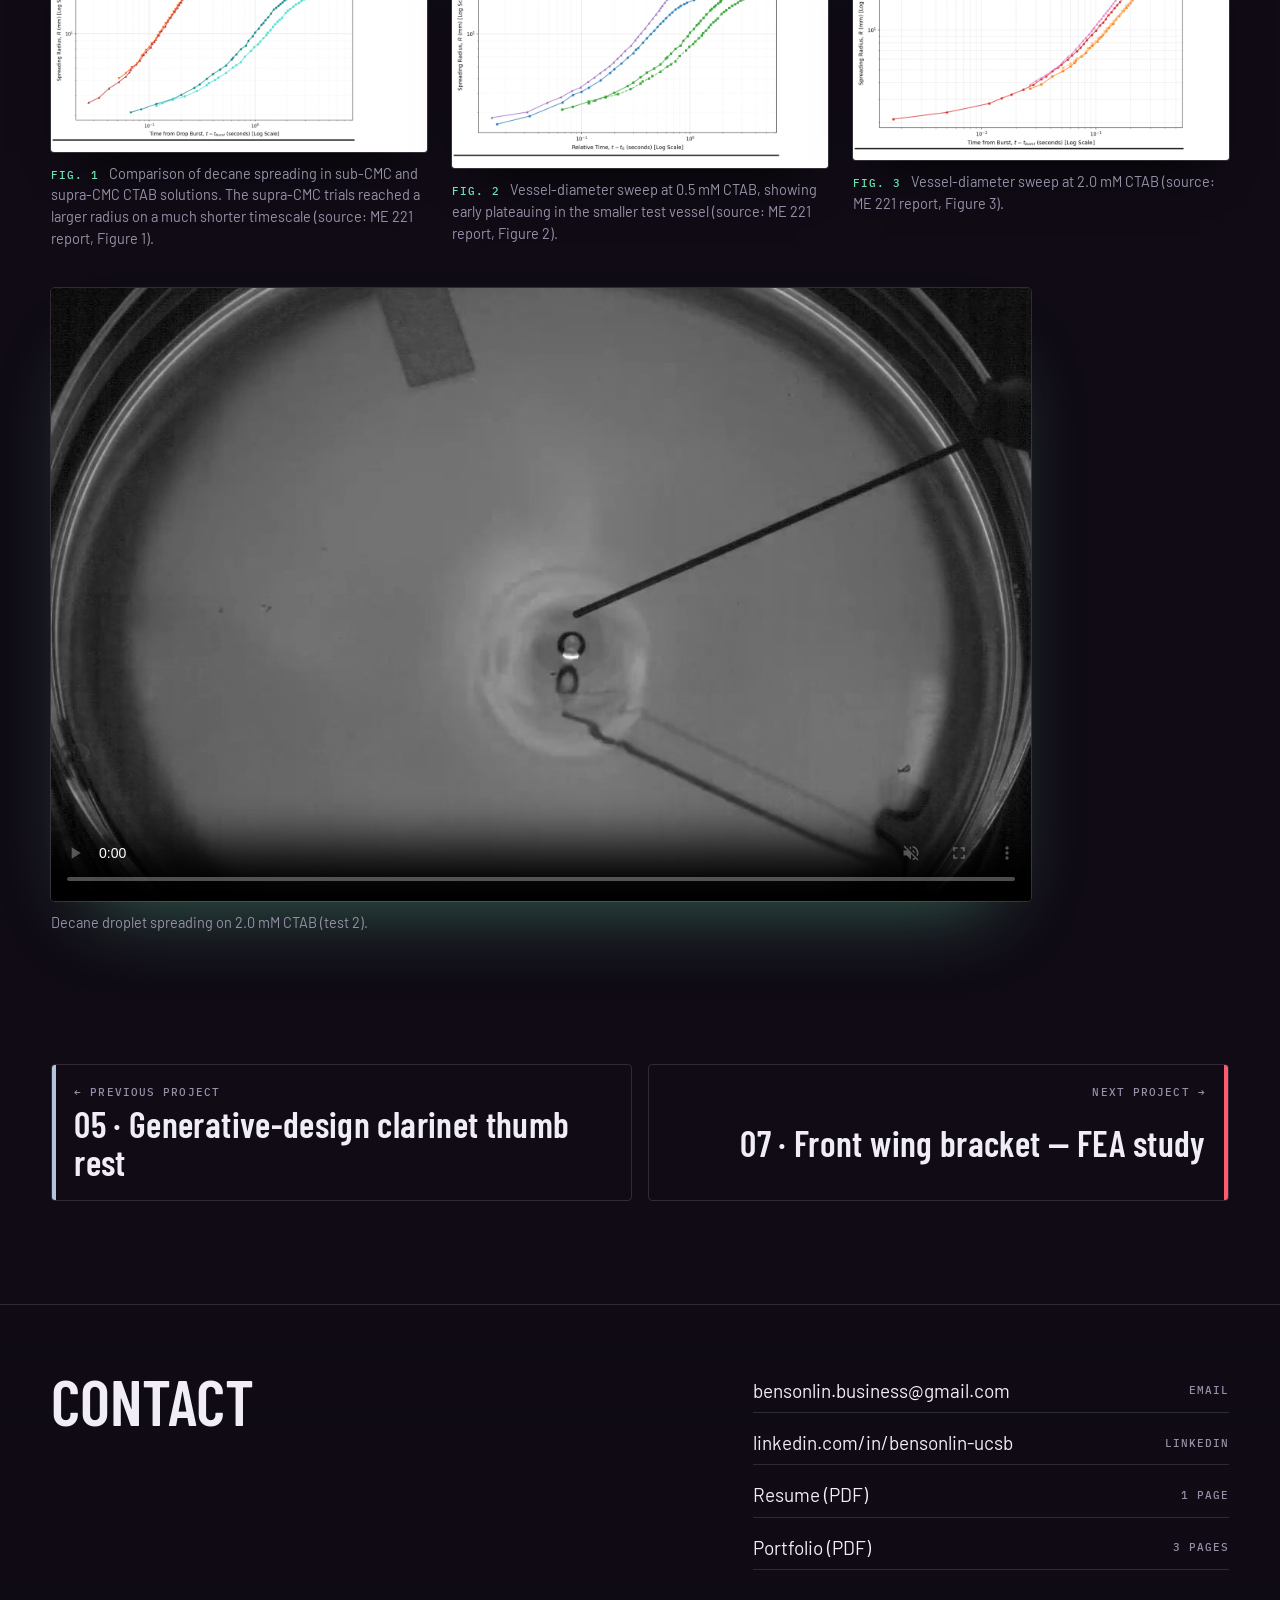
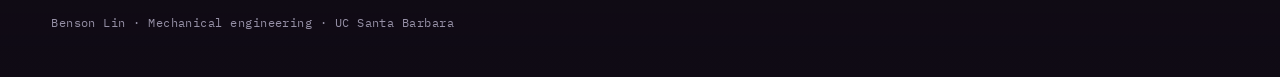
<file: capillary-spreading.html>
<!DOCTYPE html>

<html lang="en"><head>
<meta charset="utf-8"/><meta content="width=device-width,initial-scale=1,viewport-fit=cover" name="viewport"/>
<title>Capillary spreading experiments — Benson Lin</title><meta content="High-speed experiments on droplet spreading across surfactant baths." name="description"/>
<meta content="#09080d" name="theme-color"/><meta content="dark" name="color-scheme"/>
<meta content="Capillary spreading experiments — Benson Lin" property="og:title"/><meta content="High-speed experiments on droplet spreading across surfactant baths." property="og:description"/><meta content="website" property="og:type"/><meta content="https://dodango.github.io/portfolio/assets/og.jpg" property="og:image"/><meta content="1200" property="og:image:width"/><meta content="630" property="og:image:height"/><meta content="https://dodango.github.io/portfolio/capillary-spreading.html" property="og:url"/><meta content="summary_large_image" name="twitter:card"/><link href="https://dodango.github.io/portfolio/capillary-spreading.html" rel="canonical"/>
<link href="favicon.svg" rel="icon" type="image/svg+xml"/><link href="thumb-rest.html" rel="prev"/><link href="bracket-fea.html" rel="next"/>
<script>try{if(sessionStorage.getItem('bl-music')==='1')document.documentElement.classList.add('music')}catch(e){}</script>
<link href="https://fonts.googleapis.com" rel="preconnect"/><link crossorigin="" href="https://fonts.gstatic.com" rel="preconnect"/>
<link href="https://fonts.googleapis.com/css2?family=Barlow+Condensed:wght@500;600;700&amp;family=Barlow:wght@400;500;600&amp;family=IBM+Plex+Mono:wght@400;500&amp;family=Silkscreen:wght@400&amp;display=swap" rel="stylesheet"/><noscript><link href="https://fonts.googleapis.com/css2?family=Barlow+Condensed:wght@500;600;700&amp;family=Barlow:wght@400;500;600&amp;family=IBM+Plex+Mono:wght@400;500&amp;family=Silkscreen:wght@400&amp;display=swap" rel="stylesheet"/></noscript>
<script>
/* V6.12: Keep text hidden until its real font faces load; eliminate font swapping on visible pages. */
(function(){
  var root=document.documentElement;
  root.classList.add('fonts-pending');
  if(!document.fonts || !document.fonts.load){root.classList.remove('fonts-pending');return;}
  var cleared=false;
  function show(){if(cleared)return;cleared=true;root.classList.remove('fonts-pending');}
  var faces=['400 17px "Barlow"','500 17px "Barlow"','600 17px "Barlow"',
             '500 21px "Barlow Condensed"','600 21px "Barlow Condensed"','700 21px "Barlow Condensed"',
             '400 12px "IBM Plex Mono"','500 12px "IBM Plex Mono"',
             '400 12px "Silkscreen"'];
  Promise.all(faces.map(function(face){return document.fonts.load(face);})).then(show,show);
  setTimeout(show,5500); /* fail safe for blocked/offline Google Fonts */
})();
</script>
<link href="site.css?v=final4" rel="stylesheet"/>
<script defer="" src="site.js?v=6.29"></script>
</head>
<body data-p="cs" data-page="project" id="top">
<a class="skip" href="#main">Skip to content</a>
<div aria-hidden="true" class="carbon"><div class="sheen"><i></i></div></div>
<header class="bar"><a aria-label="Benson Lin — Home" class="brand" href="index.html" title="Back to homepage"><span class="brand-name">Benson Lin</span><span aria-hidden="true" class="brand-home">⌂ Home</span></a>
<nav aria-label="Primary" class="nav">
<details class="work-menu"><summary>Work</summary><div class="work-panel"><a href="gaucho-racing.html" style="--c:#a98bff"><i></i><span>Gaucho Racing aerodynamics</span><b>01</b></a><a href="hydration-bot.html" style="--c:#3cc8f0"><i></i><span>Hydration Bot</span><b>02</b></a><a href="sidepod-cooling.html" style="--c:#ff8a3d"><i></i><span>Sidepod cooling research</span><b>03</b></a><a href="disney-capstone.html" style="--c:#6b8cff"><i></i><span>Sensor-fusion robotic arm</span><b>04</b></a><a href="thumb-rest.html" style="--c:#b4c3dd"><i></i><span>Generative-design clarinet thumb rest</span><b>05</b></a><a aria-current="page" href="capillary-spreading.html" style="--c:#6fe0b0"><i></i><span>Capillary spreading experiments</span><b>06</b></a><a href="bracket-fea.html" style="--c:#ff5a6e"><i></i><span>Front wing bracket — FEA study</span><b>07</b></a><a href="laziness-detector.html" style="--c:#ffcf3f"><i></i><span>Laziness Detector — ME 10</span><b>08</b></a><hr/><a href="extras.html" style="--c:#c4a8ff"><i></i><span>Extras</span><b>—</b></a></div></details>
<a href="index.html#about">About</a><a href="extras.html">Extras</a>
<a class="res" href="Benson_Lin_Resume.pdf" rel="noopener" target="_blank">Résumé ↗</a><a class="opt" href="#contact">Contact</a></nav></header>
<main id="main"><header class="ph"><div class="ph-in"><a class="back" href="index.html#work">← All projects</a>
<div class="ph-title project-flair-title"><svg aria-hidden="true" class="project-flair flair-capillary" focusable="false" viewbox="0 0 180 75"><path class="drop" d="M90 7 C84 18 79 24 79 31 A11 11 0 0 0 101 31 C101 24 96 18 90 7Z"></path><ellipse class="ripple ripple-one" cx="90" cy="56" rx="11" ry="4"></ellipse><ellipse class="ripple ripple-two" cx="90" cy="56" rx="11" ry="4"></ellipse><path class="surface" d="M21 56 Q43 53 64 56 T116 56 T159 56"></path></svg><p class="kicker"><span class="no">06</span>Experimental fluid mechanics</p><h1>Capillary spreading experiments</h1><p class="meta">Bio-Inspired Fluid Flow Lab, Sep 2025 to Jun 2026. Undergraduate researcher</p></div>
<figure class="ph-media frame portrait"><img alt="" decoding="async" fetchpriority="high" height="1280" src="assets/image-02.jpg" width="960"/><figcaption>Capillary spreading experiment setup with dish, dispensing needle and illumination</figcaption></figure></div></header><div class="readouts"><dl><div><dt>~4%</dt><dd>agreement with the lab’s baseline after power-law fitting</dd></div><div><dt>3 × 2</dt><dd>vessel diameters × surfactant concentrations (52, 85, 135 mm; 0.5 and 2.0 mM CTAB)</dd></div></dl></div><div class="body"><div class="grid" style="display:block"><section class="sec" id="overview"><div class="text"><p>I studied how decane droplets spread across aqueous CTAB surfactant baths, comparing capillary (Laplace-driven) spreading below the critical micelle concentration with the much faster spreading above it, which was about ten times faster in our tests. I recorded the droplet spreading using a high-speed camera and extracted the spreading radius over time through frame-by-frame analysis in ImageJ and MATLAB.</p><p>The vessel-diameter sweep showed earlier plateauing in the 52 mm dish, consistent with boundary constraints; the report identifies wall meniscus pinning as a likely mechanism rather than a directly measured cause. The 85 mm and 135 mm vessels tracked closely over the main observation window, making the 85 mm dish a useful baseline and the 135 mm dish a larger unconstrained observation domain. I also designed and 3D-printed custom mounting structures to improve measurement precision.</p></div><aside class="margin"><h3>Research report &amp; experimental results</h3><p>The accompanying ME 221 Advanced Viscous Flows proposal documents the experimental setup, vessel-diameter and concentration sweeps, data analysis, and proposed follow-up work. It also discusses the limits of attributing the smaller vessel’s behavior to wall effects without a direct measurement of the underlying mechanism.</p><a class="doc" href="Benson_Lin_Final_Report_221.pdf" rel="noopener" target="_blank"><span class="sheet"><img alt="" decoding="async" loading="lazy" src="assets/docs/Benson_Lin_Final_Report_221.webp"/></span><span><b>Read the research report ↗</b><small>PDF · 9 pages</small></span></a><p class="tools">High-speed videography, ImageJ, MATLAB, 3D printing</p></aside><div class="third"><figure class="fig plate"><a class="zoom" href="assets/image-23.png"><img alt="Comparison of decane spreading in sub-CMC and supra-CMC CTAB solutions. The supra-CMC trials reached a larger radius on a much shorter timescale (source: ME 221 report, Figure 1)." decoding="async" height="566" loading="lazy" src="assets/image-23.png" width="956"/></a><figcaption>Comparison of decane spreading in sub-CMC and supra-CMC CTAB solutions. The supra-CMC trials reached a larger radius on a much shorter timescale (source: ME 221 report, Figure 1).</figcaption></figure></div><div class="third"><figure class="fig plate"><a class="zoom" href="assets/image-24.png"><img alt="Vessel-diameter sweep at 0.5 mM CTAB, showing early plateauing in the smaller test vessel (source: ME 221 report, Figure 2)." decoding="async" height="608" loading="lazy" src="assets/image-24.png" width="956"/></a><figcaption>Vessel-diameter sweep at 0.5 mM CTAB, showing early plateauing in the smaller test vessel (source: ME 221 report, Figure 2).</figcaption></figure></div><div class="third"><figure class="fig plate"><a class="zoom" href="assets/image-25.png"><img alt="Vessel-diameter sweep at 2.0 mM CTAB (source: ME 221 report, Figure 3)." decoding="async" height="588" loading="lazy" src="assets/image-25.png" width="956"/></a><figcaption>Vessel-diameter sweep at 2.0 mM CTAB (source: ME 221 report, Figure 3).</figcaption></figure></div><div class="screen solo full"><div class="sv"><video aria-label="High-speed video of a decane droplet spreading on 2.0 mM CTAB" controls="" data-inview="" loop="" muted="" playsinline="" poster="assets/posters/video-02.jpg" preload="none" src="assets/video-02.mp4"></video><p class="vcap">Decane droplet spreading on 2.0 mM CTAB (test 2).</p></div></div></section></div></div><nav aria-label="Projects" class="pager"><a class="prev" href="thumb-rest.html" style="--c:#b4c3dd;--c-rgb:180,195,221"><small>← Previous project</small><b>05 · Generative-design clarinet thumb rest</b></a><a class="next" href="bracket-fea.html" style="--c:#ff5a6e;--c-rgb:255,90,110"><small>Next project →</small><b>07 · Front wing bracket — FEA study</b></a></nav></main><footer class="foot" id="contact"><div class="wrap"><div class="grid">
<div class="text"><h2>Contact</h2></div>
<div class="links colr"><a href="mailto:bensonlin.business@gmail.com"><span>bensonlin.business@gmail.com</span><small>Email</small></a>
<a href="https://linkedin.com/in/bensonlin-ucsb" rel="noopener"><span>linkedin.com/in/bensonlin-ucsb</span><small>LinkedIn</small></a>
<a href="Benson_Lin_Resume.pdf" rel="noopener" target="_blank"><span>Resume (PDF)</span><small>1 page</small></a><a href="Benson_Lin_Portfolio.pdf" rel="noopener" target="_blank"><span>Portfolio (PDF)</span><small>3 pages</small></a></div>
<p class="fine">Benson Lin · Mechanical engineering · UC Santa Barbara</p></div></div></footer>
<dialog aria-label="Enlarged image" id="lb"><div class="lb-bar"><span class="cnt"></span><button aria-label="Previous image" class="lb-prev" type="button">←</button><button aria-label="Next image" class="lb-next" type="button">→</button><button class="lb-x" type="button">Close</button></div><div class="lb-stage"><img alt=""/></div><p class="cap"></p></dialog>
<button aria-label="Return to the normal engineering portfolio theme" hidden="" id="mm-exit" type="button">♫ Return to engineering mode</button>
</body></html>
</file>
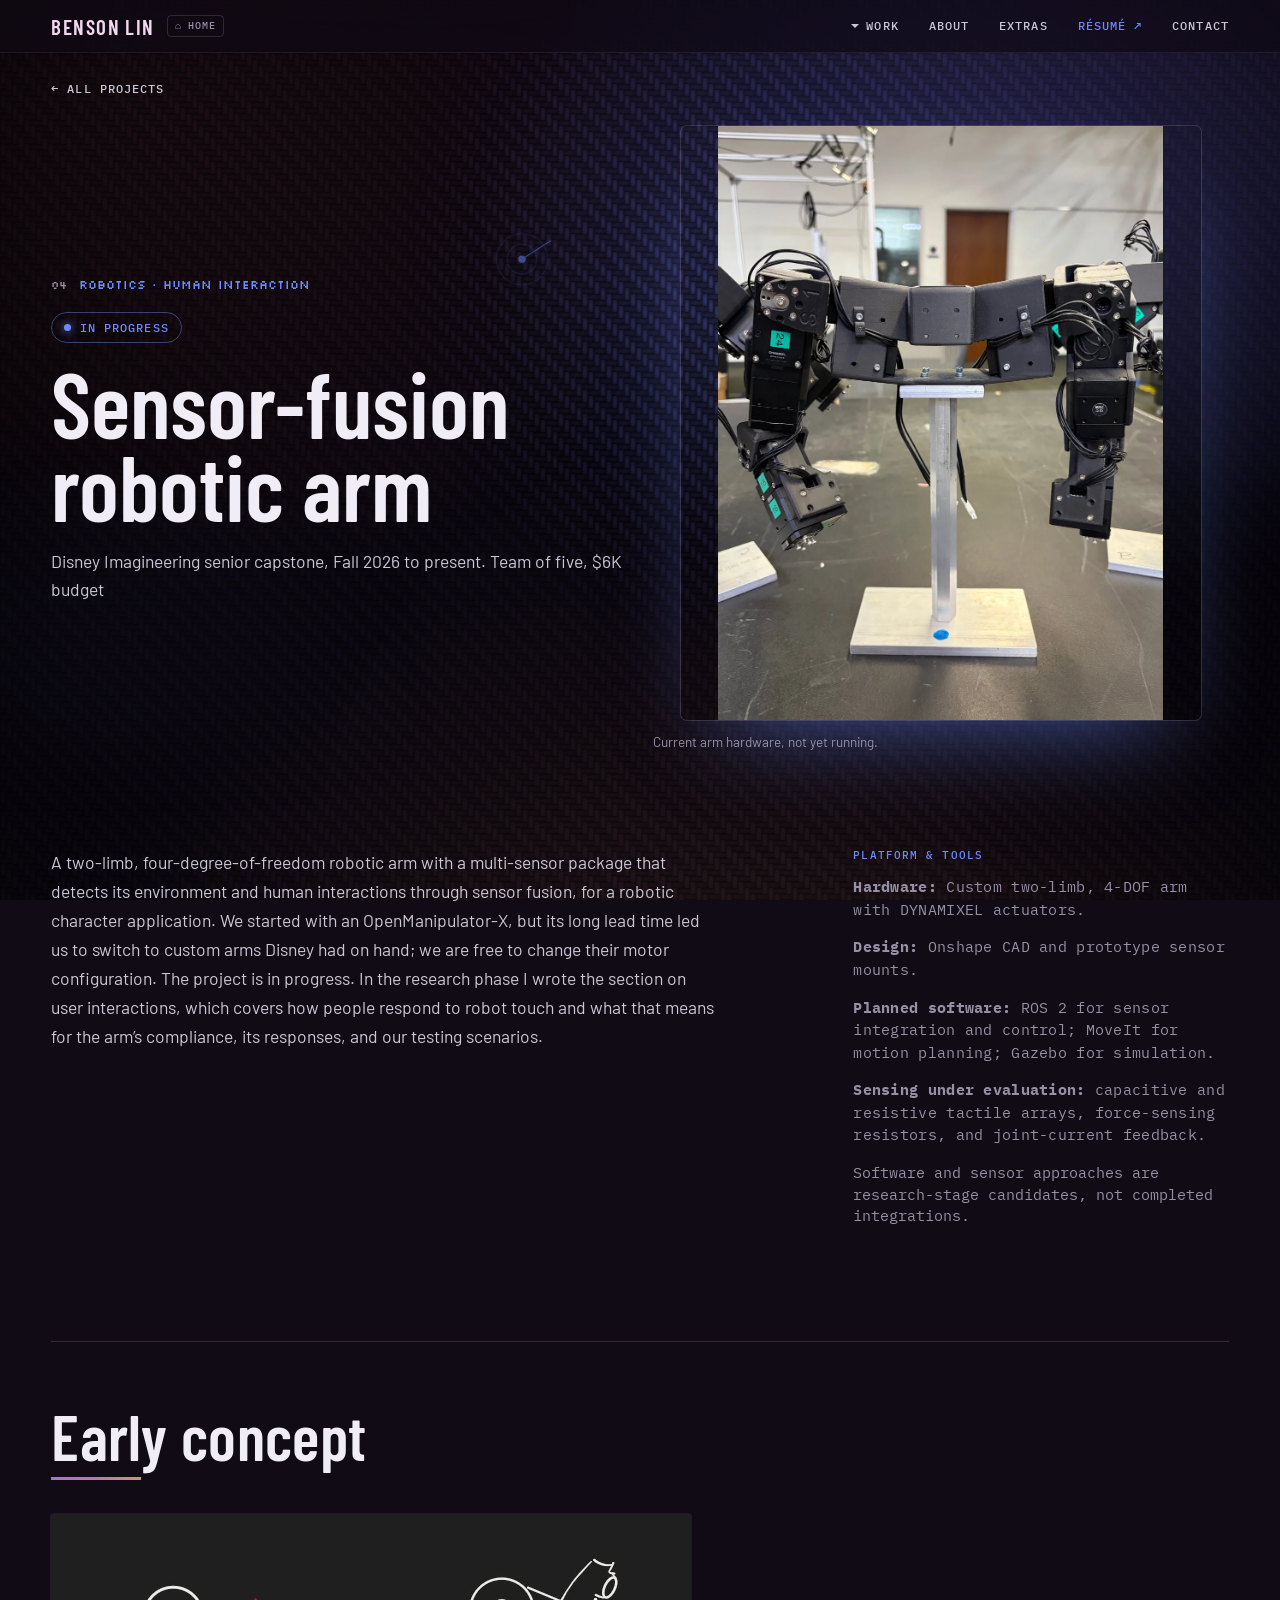
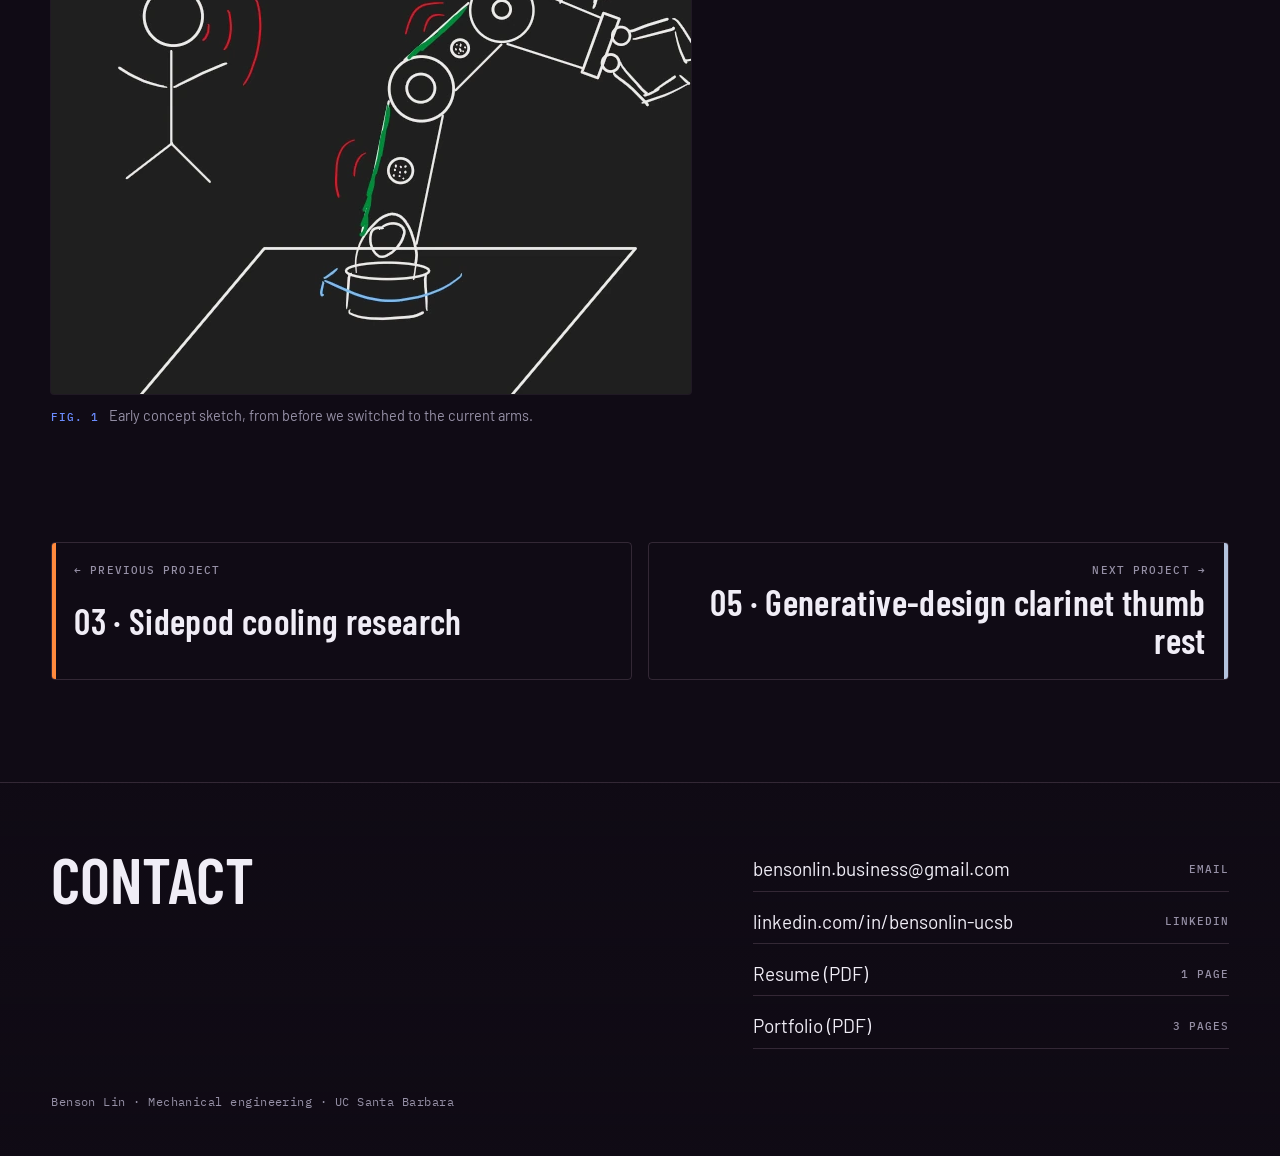
<file: disney-capstone.html>
<!doctype html>
<html lang="en"><head>
<meta charset="utf-8"><meta name="viewport" content="width=device-width,initial-scale=1,viewport-fit=cover">
<title>Sensor-fusion robotic arm — Benson Lin</title><meta name="description" content="Disney Imagineering senior capstone: a robotic arm with a multi-sensor package for a robotic character application. Fall 2026 to present.">
<meta name="theme-color" content="#09080d"><meta name="color-scheme" content="dark">
<meta property="og:title" content="Sensor-fusion robotic arm — Benson Lin"><meta property="og:description" content="Disney Imagineering senior capstone: a robotic arm with a multi-sensor package for a robotic character application. Fall 2026 to present."><meta property="og:type" content="website"><meta content="https://dodango.github.io/portfolio/assets/og.jpg" property="og:image"/><meta content="1200" property="og:image:width"/><meta content="630" property="og:image:height"/><meta content="https://dodango.github.io/portfolio/disney-capstone.html" property="og:url"/><meta content="summary_large_image" name="twitter:card"/><link href="https://dodango.github.io/portfolio/disney-capstone.html" rel="canonical"/>
<link rel="icon" href="favicon.svg" type="image/svg+xml"><link rel="prev" href="sidepod-cooling.html"><link rel="next" href="thumb-rest.html">
<script>try{if(sessionStorage.getItem('bl-music')==='1')document.documentElement.classList.add('music')}catch(e){}</script>
<link rel="preconnect" href="https://fonts.googleapis.com"><link rel="preconnect" href="https://fonts.gstatic.com" crossorigin>
<link rel="stylesheet" href="https://fonts.googleapis.com/css2?family=Barlow+Condensed:wght@500;600;700&family=Barlow:wght@400;500;600&family=IBM+Plex+Mono:wght@400;500&family=Silkscreen:wght@400&display=swap"><noscript><link rel="stylesheet" href="https://fonts.googleapis.com/css2?family=Barlow+Condensed:wght@500;600;700&family=Barlow:wght@400;500;600&family=IBM+Plex+Mono:wght@400;500&family=Silkscreen:wght@400&display=swap"></noscript>
<script>
/* V6.12: Keep text hidden until its real font faces load; eliminate font swapping on visible pages. */
(function(){
  var root=document.documentElement;
  root.classList.add('fonts-pending');
  if(!document.fonts || !document.fonts.load){root.classList.remove('fonts-pending');return;}
  var cleared=false;
  function show(){if(cleared)return;cleared=true;root.classList.remove('fonts-pending');}
  var faces=['400 17px "Barlow"','500 17px "Barlow"','600 17px "Barlow"',
             '500 21px "Barlow Condensed"','600 21px "Barlow Condensed"','700 21px "Barlow Condensed"',
             '400 12px "IBM Plex Mono"','500 12px "IBM Plex Mono"',
             '400 12px "Silkscreen"'];
  Promise.all(faces.map(function(face){return document.fonts.load(face);})).then(show,show);
  setTimeout(show,5500); /* fail safe for blocked/offline Google Fonts */
})();
</script>
<link rel="stylesheet" href="site.css?v=final4">
<script src="site.js?v=6.29" defer></script>
</head>
<body id="top" data-p="dc" data-page="project">
<a class="skip" href="#main">Skip to content</a>
<div class="carbon" aria-hidden="true"><div class="sheen"><i></i></div></div>
<header class="bar"><a class="brand" href="index.html" title="Back to homepage" aria-label="Benson Lin — Home"><span class="brand-name">Benson Lin</span><span class="brand-home" aria-hidden="true">⌂ Home</span></a>
<nav class="nav" aria-label="Primary">
<details class="work-menu"><summary>Work</summary><div class="work-panel"><a href="gaucho-racing.html" style="--c:#a98bff"><i></i><span>Gaucho Racing aerodynamics</span><b>01</b></a><a href="hydration-bot.html" style="--c:#3cc8f0"><i></i><span>Hydration Bot</span><b>02</b></a><a href="sidepod-cooling.html" style="--c:#ff8a3d"><i></i><span>Sidepod cooling research</span><b>03</b></a><a href="disney-capstone.html" aria-current=page style="--c:#6b8cff"><i></i><span>Sensor-fusion robotic arm</span><b>04</b></a><a href="thumb-rest.html" style="--c:#b4c3dd"><i></i><span>Generative-design clarinet thumb rest</span><b>05</b></a><a href="capillary-spreading.html" style="--c:#6fe0b0"><i></i><span>Capillary spreading experiments</span><b>06</b></a><a href="bracket-fea.html" style="--c:#ff5a6e"><i></i><span>Front wing bracket — FEA study</span><b>07</b></a><a href="laziness-detector.html" style="--c:#ffcf3f"><i></i><span>Laziness Detector — ME 10</span><b>08</b></a><hr><a href="extras.html" style="--c:#c4a8ff"><i></i><span>Extras</span><b>—</b></a></div></details>
<a href="index.html#about">About</a><a href="extras.html">Extras</a>
<a class="res" href="Benson_Lin_Resume.pdf" target="_blank" rel="noopener">Résumé ↗</a><a class="opt" href="#contact">Contact</a></nav></header>
<main id="main"><header class="ph"><div class="ph-in"><a class="back" href="index.html#work">← All projects</a>
<div class="ph-title project-flair-title"><svg class="project-flair flair-sense" viewBox="0 0 180 64" aria-hidden="true" focusable="false"><circle class="core" cx="90" cy="32" r="4"/><circle class="ring one" cx="90" cy="32" r="15"/><circle class="ring two" cx="90" cy="32" r="26"/><path d="M90 32 L121 12"/></svg><p class="kicker"><span class="no">04</span>Robotics · Human interaction</p><p class="status">In progress</p><h1>Sensor-fusion robotic arm</h1><p class="meta">Disney Imagineering senior capstone, Fall 2026 to present. Team of five, $6K budget</p></div>
<figure class="ph-media frame small"><img src="assets/disney-arm-hardware.webp" alt="Two-limb robotic arm hardware with black 3D-printed links and DYNAMIXEL actuators, mounted on an aluminum stand on a lab bench" width="1040" height="1387" fetchpriority="high" decoding="async"><figcaption>Current arm hardware, not yet running.</figcaption></figure></div></header><div class="body"><div class="grid" style="display:block"><section class="sec" id="overview"><div class="text"><p>A two-limb, four-degree-of-freedom robotic arm with a multi-sensor package that detects its environment and human interactions through sensor fusion, for a robotic character application. We started with an OpenManipulator-X, but its long lead time led us to switch to custom arms Disney had on hand; we are free to change their motor configuration. The project is in progress. In the research phase I wrote the section on user interactions, which covers how people respond to robot touch and what that means for the arm’s compliance, its responses, and our testing scenarios.</p></div><aside class="margin"><h3>Platform &amp; tools</h3><p class="tools plat"><strong>Hardware:</strong> Custom two-limb, 4-DOF arm with DYNAMIXEL actuators.</p><p class="tools plat"><strong>Design:</strong> Onshape CAD and prototype sensor mounts.</p><p class="tools plat"><strong>Planned software:</strong> ROS 2 for sensor integration and control; MoveIt for motion planning; Gazebo for simulation.</p><p class="tools plat"><strong>Sensing under evaluation:</strong> capacitive and resistive tactile arrays, force-sensing resistors, and joint-current feedback.</p><p class="spec-note">Software and sensor approaches are research-stage candidates, not completed integrations.</p></aside></section><section class="sec" id="concept"><header class="sec-h"><h2>Early concept</h2></header><div class="full"><figure class="fig dark" style="max-width:640px"><a class="zoom" href="assets/disney-concept-sketch.webp"><img alt="Hand sketch of a robotic arm on a base beside a standing figure, with marks showing touch sensing and interaction" decoding="async" height="480" loading="lazy" src="assets/disney-concept-sketch.webp" width="640"/></a><figcaption>Early concept sketch, from before we switched to the current arms.</figcaption></figure></div></section></div></div><nav class="pager" aria-label="Projects"><a class="prev" href="sidepod-cooling.html" style="--c:#ff8a3d;--c-rgb:255,138,61"><small>← Previous project</small><b>03 · Sidepod cooling research</b></a><a class="next" href="thumb-rest.html" style="--c:#b4c3dd;--c-rgb:180,195,221"><small>Next project →</small><b>05 · Generative-design clarinet thumb rest</b></a></nav></main><footer class="foot" id="contact"><div class="wrap"><div class="grid">
<div class="text"><h2>Contact</h2></div>
<div class="links colr"><a href="mailto:bensonlin.business@gmail.com"><span>bensonlin.business@gmail.com</span><small>Email</small></a>
<a href="https://linkedin.com/in/bensonlin-ucsb" rel="noopener"><span>linkedin.com/in/bensonlin-ucsb</span><small>LinkedIn</small></a>
<a href="Benson_Lin_Resume.pdf" target="_blank" rel="noopener"><span>Resume (PDF)</span><small>1 page</small></a><a href="Benson_Lin_Portfolio.pdf" target="_blank" rel="noopener"><span>Portfolio (PDF)</span><small>3 pages</small></a></div>
<p class="fine">Benson Lin · Mechanical engineering · UC Santa Barbara</p></div></div></footer>
<dialog id="lb" aria-label="Enlarged image"><div class="lb-bar"><span class="cnt"></span><button class="lb-prev" type="button" aria-label="Previous image">←</button><button class="lb-next" type="button" aria-label="Next image">→</button><button class="lb-x" type="button">Close</button></div><div class="lb-stage"><img alt=""></div><p class="cap"></p></dialog>
<button id="mm-exit" type="button" hidden aria-label="Return to the normal engineering portfolio theme">♫ Return to engineering mode</button>
</body></html>
</file>
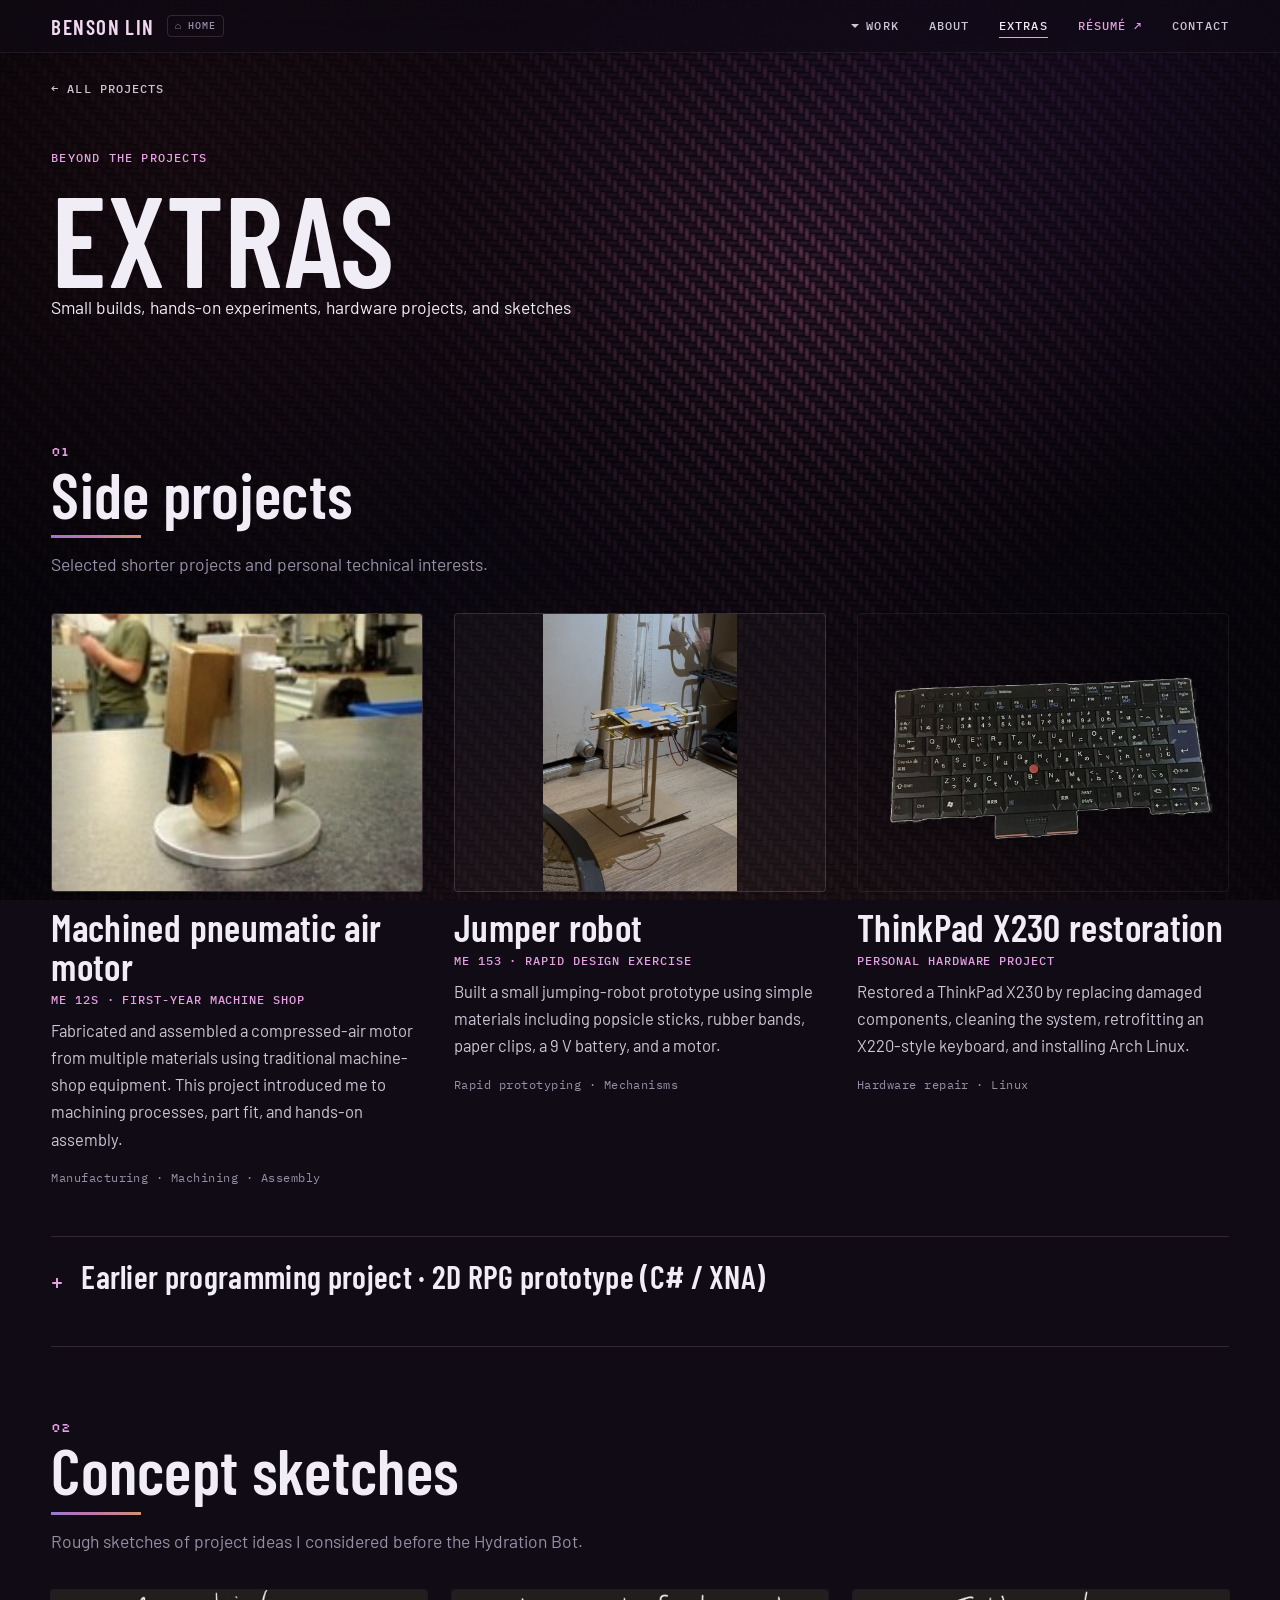
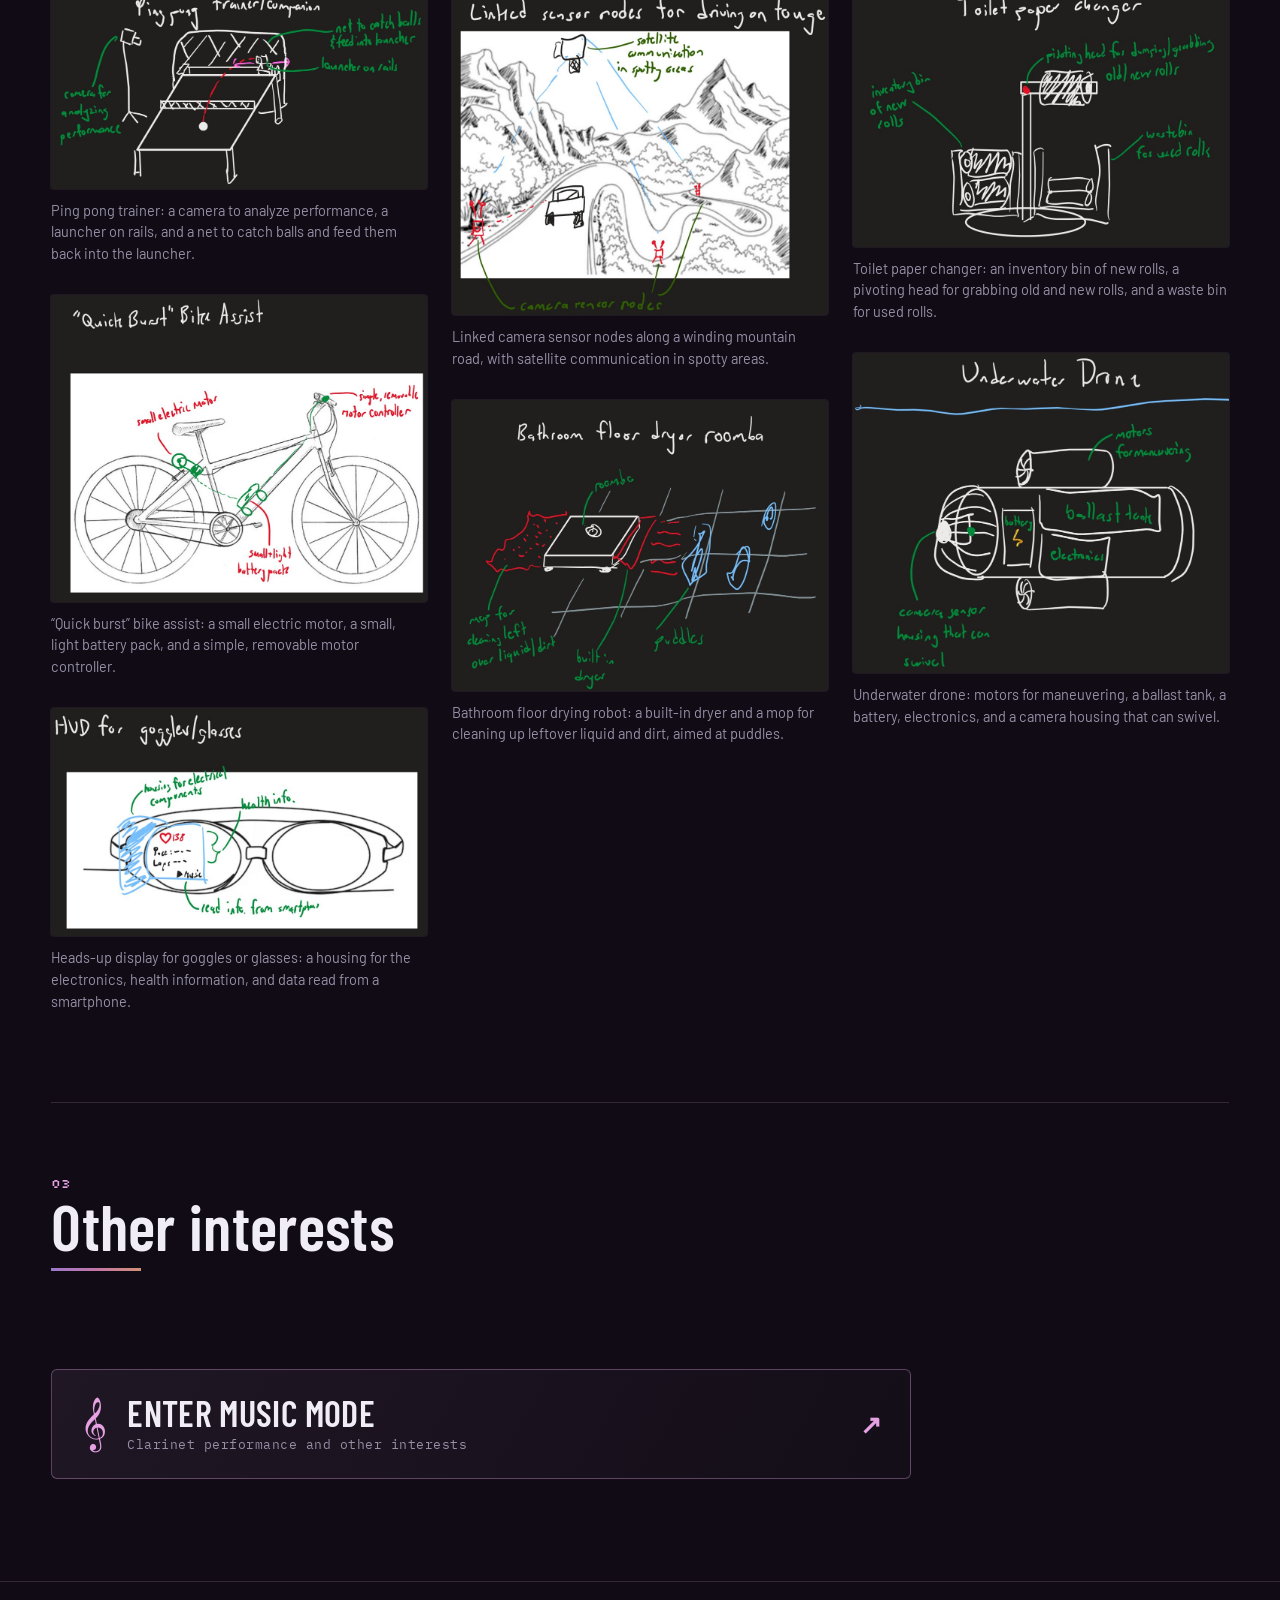
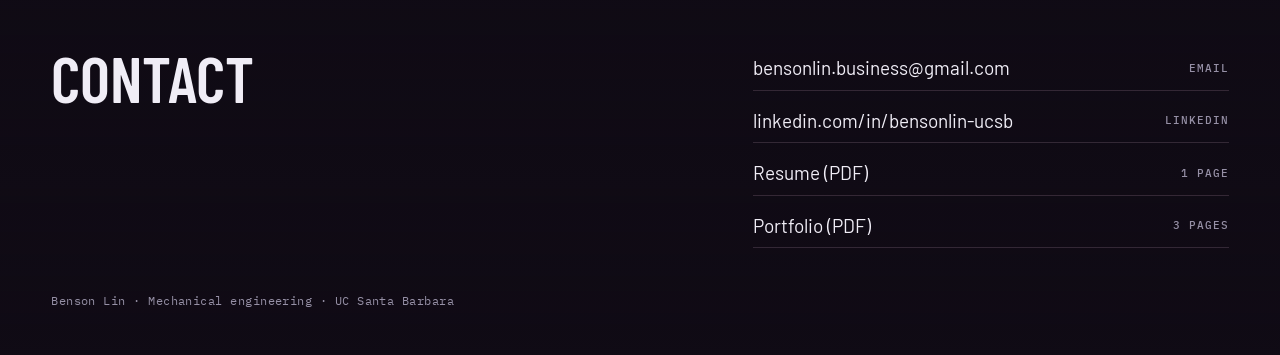
<file: extras.html>
<!doctype html>
<html lang="en"><head>
<meta charset="utf-8"><meta name="viewport" content="width=device-width,initial-scale=1,viewport-fit=cover">
<title>Extras — Benson Lin</title><meta name="description" content="Small builds, hands-on experiments, hardware projects, and sketches.">
<meta name="theme-color" content="#09080d"><meta name="color-scheme" content="dark">
<meta property="og:title" content="Extras — Benson Lin"><meta property="og:description" content="Small builds, hands-on experiments, hardware projects, and sketches."><meta property="og:type" content="website"><meta content="https://dodango.github.io/portfolio/assets/og.jpg" property="og:image"/><meta content="1200" property="og:image:width"/><meta content="630" property="og:image:height"/><meta content="https://dodango.github.io/portfolio/extras.html" property="og:url"/><meta content="summary_large_image" name="twitter:card"/><link href="https://dodango.github.io/portfolio/extras.html" rel="canonical"/>
<link rel="icon" href="favicon.svg" type="image/svg+xml">
<script>try{if(sessionStorage.getItem('bl-music')==='1')document.documentElement.classList.add('music')}catch(e){}</script>
<link rel="preconnect" href="https://fonts.googleapis.com"><link rel="preconnect" href="https://fonts.gstatic.com" crossorigin>
<link rel="stylesheet" href="https://fonts.googleapis.com/css2?family=Barlow+Condensed:wght@500;600;700&family=Barlow:wght@400;500;600&family=IBM+Plex+Mono:wght@400;500&family=Silkscreen:wght@400&display=swap"><noscript><link rel="stylesheet" href="https://fonts.googleapis.com/css2?family=Barlow+Condensed:wght@500;600;700&family=Barlow:wght@400;500;600&family=IBM+Plex+Mono:wght@400;500&family=Silkscreen:wght@400&display=swap"></noscript>
<script>
/* V6.12: Keep text hidden until its real font faces load; eliminate font swapping on visible pages. */
(function(){
  var root=document.documentElement;
  root.classList.add('fonts-pending');
  if(!document.fonts || !document.fonts.load){root.classList.remove('fonts-pending');return;}
  var cleared=false;
  function show(){if(cleared)return;cleared=true;root.classList.remove('fonts-pending');}
  var faces=['400 17px "Barlow"','500 17px "Barlow"','600 17px "Barlow"',
             '500 21px "Barlow Condensed"','600 21px "Barlow Condensed"','700 21px "Barlow Condensed"',
             '400 12px "IBM Plex Mono"','500 12px "IBM Plex Mono"',
             '400 12px "Silkscreen"'];
  Promise.all(faces.map(function(face){return document.fonts.load(face);})).then(show,show);
  setTimeout(show,5500); /* fail safe for blocked/offline Google Fonts */
})();
</script>
<link rel="stylesheet" href="site.css?v=final4">
<script src="site.js?v=6.29" defer></script>
</head>
<body id="top" data-p="ex" data-page="extras">
<a class="skip" href="#main">Skip to content</a>
<div class="carbon" aria-hidden="true"><div class="sheen"><i></i></div></div>
<header class="bar"><a class="brand" href="index.html" title="Back to homepage" aria-label="Benson Lin — Home"><span class="brand-name">Benson Lin</span><span class="brand-home" aria-hidden="true">⌂ Home</span></a>
<nav class="nav" aria-label="Primary">
<details class="work-menu"><summary>Work</summary><div class="work-panel"><a href="gaucho-racing.html" style="--c:#a98bff"><i></i><span>Gaucho Racing aerodynamics</span><b>01</b></a><a href="hydration-bot.html" style="--c:#3cc8f0"><i></i><span>Hydration Bot</span><b>02</b></a><a href="sidepod-cooling.html" style="--c:#ff8a3d"><i></i><span>Sidepod cooling research</span><b>03</b></a><a href="disney-capstone.html" style="--c:#6b8cff"><i></i><span>Sensor-fusion robotic arm</span><b>04</b></a><a href="thumb-rest.html" style="--c:#b4c3dd"><i></i><span>Generative-design clarinet thumb rest</span><b>05</b></a><a href="capillary-spreading.html" style="--c:#6fe0b0"><i></i><span>Capillary spreading experiments</span><b>06</b></a><a href="bracket-fea.html" style="--c:#ff5a6e"><i></i><span>Front wing bracket — FEA study</span><b>07</b></a><a href="laziness-detector.html" style="--c:#ffcf3f"><i></i><span>Laziness Detector — ME 10</span><b>08</b></a><hr><a href="extras.html" aria-current=page style="--c:#c4a8ff"><i></i><span>Extras</span><b>—</b></a></div></details>
<a href="index.html#about">About</a><a href="extras.html" aria-current=page>Extras</a>
<a class="res" href="Benson_Lin_Resume.pdf" target="_blank" rel="noopener">Résumé ↗</a><a class="opt" href="#contact">Contact</a></nav></header>
<main id="main"><header class="ex-head"><div class="ph-in"><a class="back" href="index.html#work">← All projects</a><div class="ph-title" style="grid-column:1/-1"><p class="kicker">Beyond the projects</p><h1>Extras</h1>
<p class="meta">Small builds, hands-on experiments, hardware projects, and sketches</p></div></div></header>
<div class="body"><div class="grid" style="display:block">
<section class="sec" id="side-projects"><header class="sec-h"><span class="no">01</span><h2>Side projects</h2><p class="sub">Selected shorter projects and personal technical interests.</p></header><div class="cards3"><article class="xcard"><div class="ph-box"><img class="fill" src="assets/side-project-air-motor.jpg" alt="Machined pneumatic air motor on a workbench" width="211" height="175" loading="lazy" decoding="async"></div><div><h3>Machined pneumatic air motor</h3><p class="m">ME 12S · First-year machine shop</p><p>Fabricated and assembled a compressed-air motor from multiple materials using traditional machine-shop equipment. This project introduced me to machining processes, part fit, and hands-on assembly.</p><p class="tg">Manufacturing · Machining · Assembly</p></div></article><article class="xcard"><div class="ph-box"><img class="" src="assets/side-project-jumper.jpg" alt="Jumper robot prototype made from wood, cardboard and rubber bands" width="645" height="919" loading="lazy" decoding="async"></div><div><h3>Jumper robot</h3><p class="m">ME 153 · Rapid design exercise</p><p>Built a small jumping-robot prototype using simple materials including popsicle sticks, rubber bands, paper clips, a 9 V battery, and a motor.</p><p class="tg">Rapid prototyping · Mechanisms</p></div></article><article class="xcard"><div class="ph-box clean-cutout"><img class="" src="assets/side-project-thinkpad-cutout.png" alt="ThinkPad X230 replacement keyboard with Japanese keycaps" width="1179" height="629" loading="lazy" decoding="async"></div><div><h3>ThinkPad X230 restoration</h3><p class="m">Personal hardware project</p><p>Restored a ThinkPad X230 by replacing damaged components, cleaning the system, retrofitting an X220-style keyboard, and installing Arch Linux.</p><p class="tg">Hardware repair · Linux</p></div></article></div><details class="archive"><summary>Earlier programming project · 2D RPG prototype (C# / XNA)</summary><div class="in"><p>A small, unfinished high-school team project: an explorable 2D RPG prototype with minigames and original sprite artwork created by a teammate and integrated into the game.</p><button class="yt" type="button" data-id="v1NTaTCw5eI" data-title="2D RPG prototype gameplay demonstration" aria-label="Play video: 2D RPG prototype gameplay demonstration"><img src="https://i.ytimg.com/vi/v1NTaTCw5eI/hqdefault.jpg" alt="" loading="lazy" decoding="async"></button><a class="ytlink" href="https://www.youtube.com/watch?v=v1NTaTCw5eI" rel="noopener noreferrer" target="_blank">Open video on YouTube ↗</a></div></details></section>
<section class="sec" id="sketches"><header class="sec-h"><span class="no">02</span><h2>Concept sketches</h2><p class="sub">Rough sketches of project ideas I considered before the Hydration Bot.</p></header><div class="full masonry"><figure class="fig dark "><a class="zoom" href="assets/image-40.jpg"><img src="assets/image-40.jpg" alt="Ping pong trainer sketch" width="1000" height="529" loading="lazy" decoding="async"></a><figcaption>Ping pong trainer: a camera to analyze performance, a launcher on rails, and a net to catch balls and feed them back into the launcher.</figcaption></figure><figure class="fig dark "><a class="zoom" href="assets/image-41.jpg"><img src="assets/image-41.jpg" alt="Bike assist sketch" width="1000" height="817" loading="lazy" decoding="async"></a><figcaption>“Quick burst” bike assist: a small electric motor, a small, light battery pack, and a simple, removable motor controller.</figcaption></figure><figure class="fig dark "><a class="zoom" href="assets/image-42.jpg"><img src="assets/image-42.jpg" alt="Goggle display sketch" width="1000" height="608" loading="lazy" decoding="async"></a><figcaption>Heads-up display for goggles or glasses: a housing for the electronics, health information, and data read from a smartphone.</figcaption></figure><figure class="fig dark "><a class="zoom" href="assets/image-43.jpg"><img src="assets/image-43.jpg" alt="Road sensor network sketch" width="1000" height="866" loading="lazy" decoding="async"></a><figcaption>Linked camera sensor nodes along a winding mountain road, with satellite communication in spotty areas.</figcaption></figure><figure class="fig dark "><a class="zoom" href="assets/image-44.jpg"><img src="assets/image-44.jpg" alt="Floor-drying robot vacuum sketch" width="1000" height="775" loading="lazy" decoding="async"></a><figcaption>Bathroom floor drying robot: a built-in dryer and a mop for cleaning up leftover liquid and dirt, aimed at puddles.</figcaption></figure><figure class="fig dark "><a class="zoom" href="assets/image-45.jpg"><img src="assets/image-45.jpg" alt="Toilet paper changer sketch" width="1000" height="684" loading="lazy" decoding="async"></a><figcaption>Toilet paper changer: an inventory bin of new rolls, a pivoting head for grabbing old and new rolls, and a waste bin for used rolls.</figcaption></figure><figure class="fig dark "><a class="zoom" href="assets/image-46.jpg"><img src="assets/image-46.jpg" alt="Underwater drone sketch" width="1000" height="853" loading="lazy" decoding="async"></a><figcaption>Underwater drone: motors for maneuvering, a ballast tank, a battery, electronics, and a camera housing that can swivel.</figcaption></figure></div></section>
<section class="sec" id="photos"><header class="sec-h"><span class="no">03</span><h2>Other interests</h2></header><section class="music-portal" id="music"><button class="mm-enter" type="button" aria-expanded="false"><span class="clef" aria-hidden="true">𝄞</span><span><strong>Enter Music Mode</strong><small>Clarinet performance and other interests</small></span><span class="arr" aria-hidden="true">↗</span></button><div class="mm-body"><p>A recording of a clarinet performance.</p><button class="yt" type="button" data-id="kUmN2DZC5FU" data-title="Clarinet performance recording" aria-label="Play video: Clarinet performance recording"><img src="https://i.ytimg.com/vi/kUmN2DZC5FU/hqdefault.jpg" alt="" loading="lazy" decoding="async"></button><a class="ytlink" href="https://www.youtube.com/watch?v=kUmN2DZC5FU" rel="noopener noreferrer" target="_blank">Open video on YouTube ↗</a></div></section></section>
</div></div></main><footer class="foot" id="contact"><div class="wrap"><div class="grid">
<div class="text"><h2>Contact</h2></div>
<div class="links colr"><a href="mailto:bensonlin.business@gmail.com"><span>bensonlin.business@gmail.com</span><small>Email</small></a>
<a href="https://linkedin.com/in/bensonlin-ucsb" rel="noopener"><span>linkedin.com/in/bensonlin-ucsb</span><small>LinkedIn</small></a>
<a href="Benson_Lin_Resume.pdf" target="_blank" rel="noopener"><span>Resume (PDF)</span><small>1 page</small></a><a href="Benson_Lin_Portfolio.pdf" target="_blank" rel="noopener"><span>Portfolio (PDF)</span><small>3 pages</small></a></div>
<p class="fine">Benson Lin · Mechanical engineering · UC Santa Barbara</p></div></div></footer>
<dialog id="lb" aria-label="Enlarged image"><div class="lb-bar"><span class="cnt"></span><button class="lb-prev" type="button" aria-label="Previous image">←</button><button class="lb-next" type="button" aria-label="Next image">→</button><button class="lb-x" type="button">Close</button></div><div class="lb-stage"><img alt=""></div><p class="cap"></p></dialog>
<button id="mm-exit" type="button" hidden aria-label="Return to the normal engineering portfolio theme">♫ Return to engineering mode</button>
</body></html>
</file>
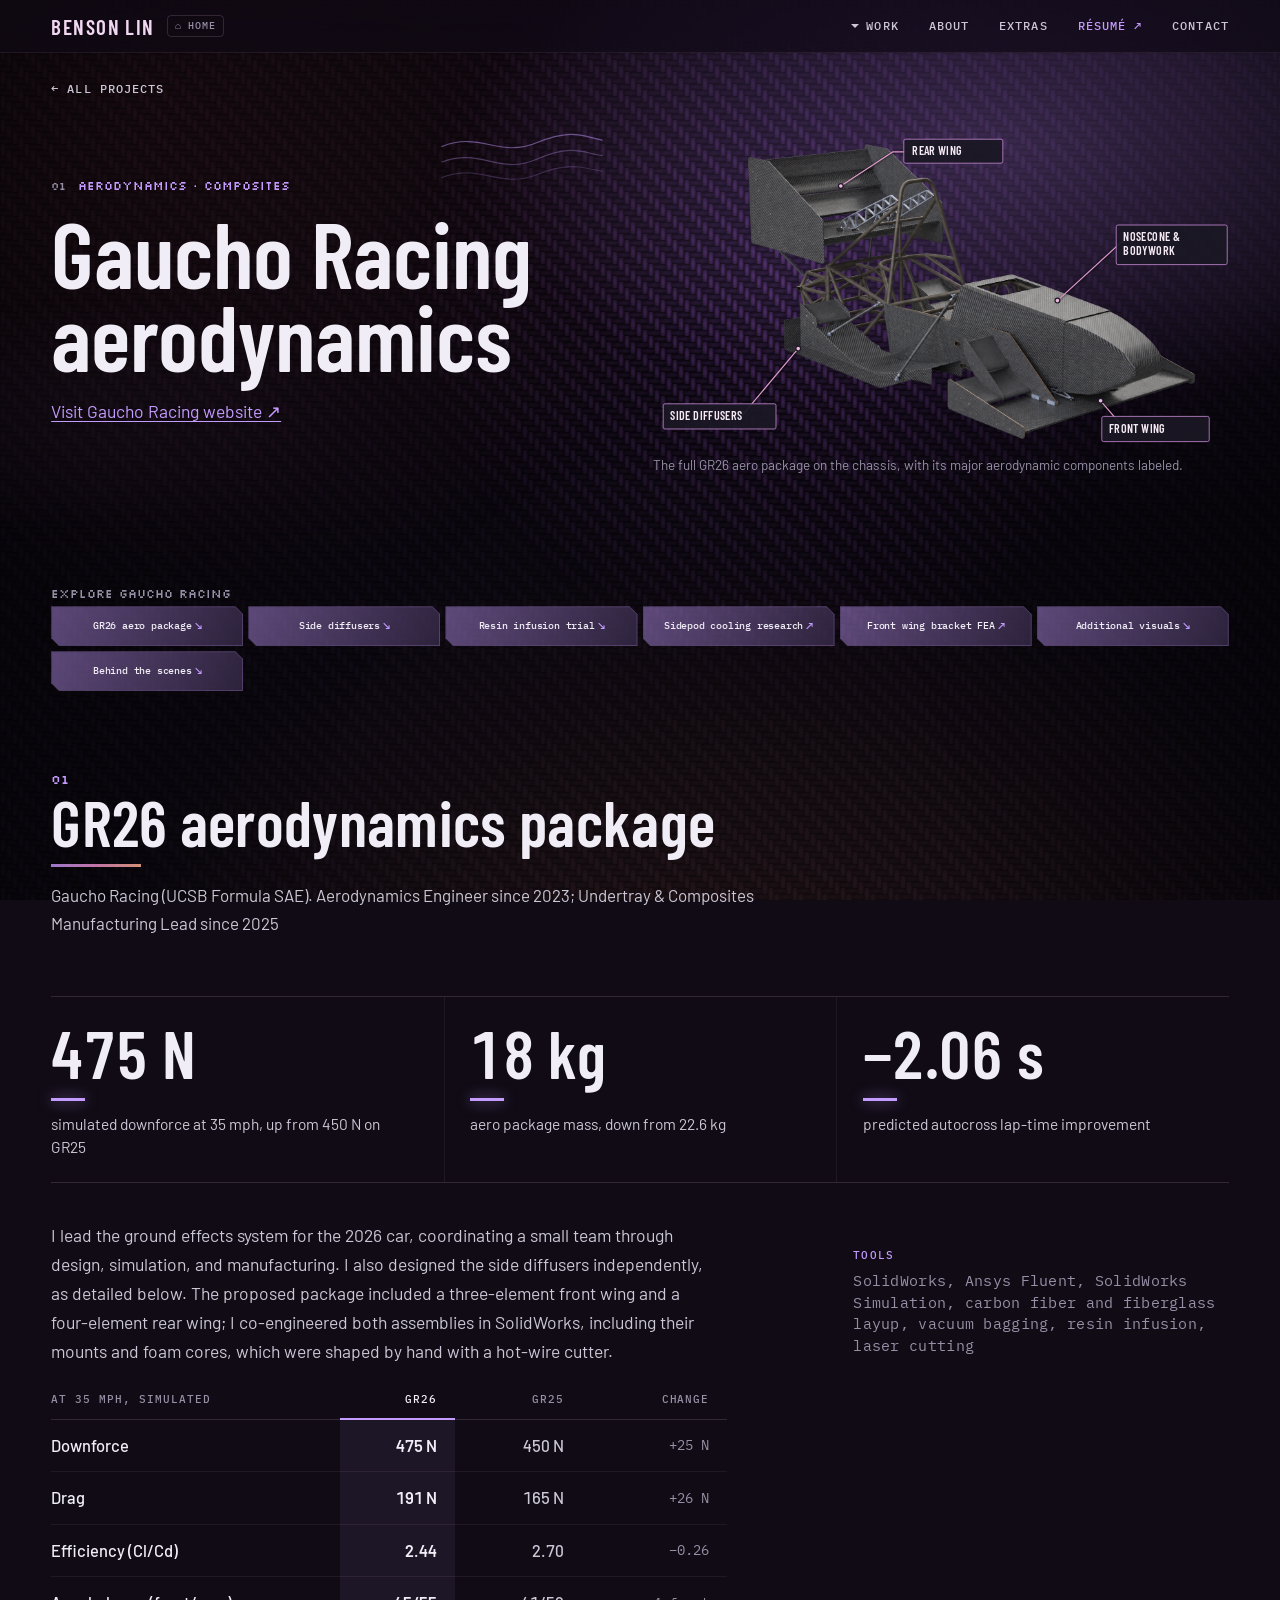
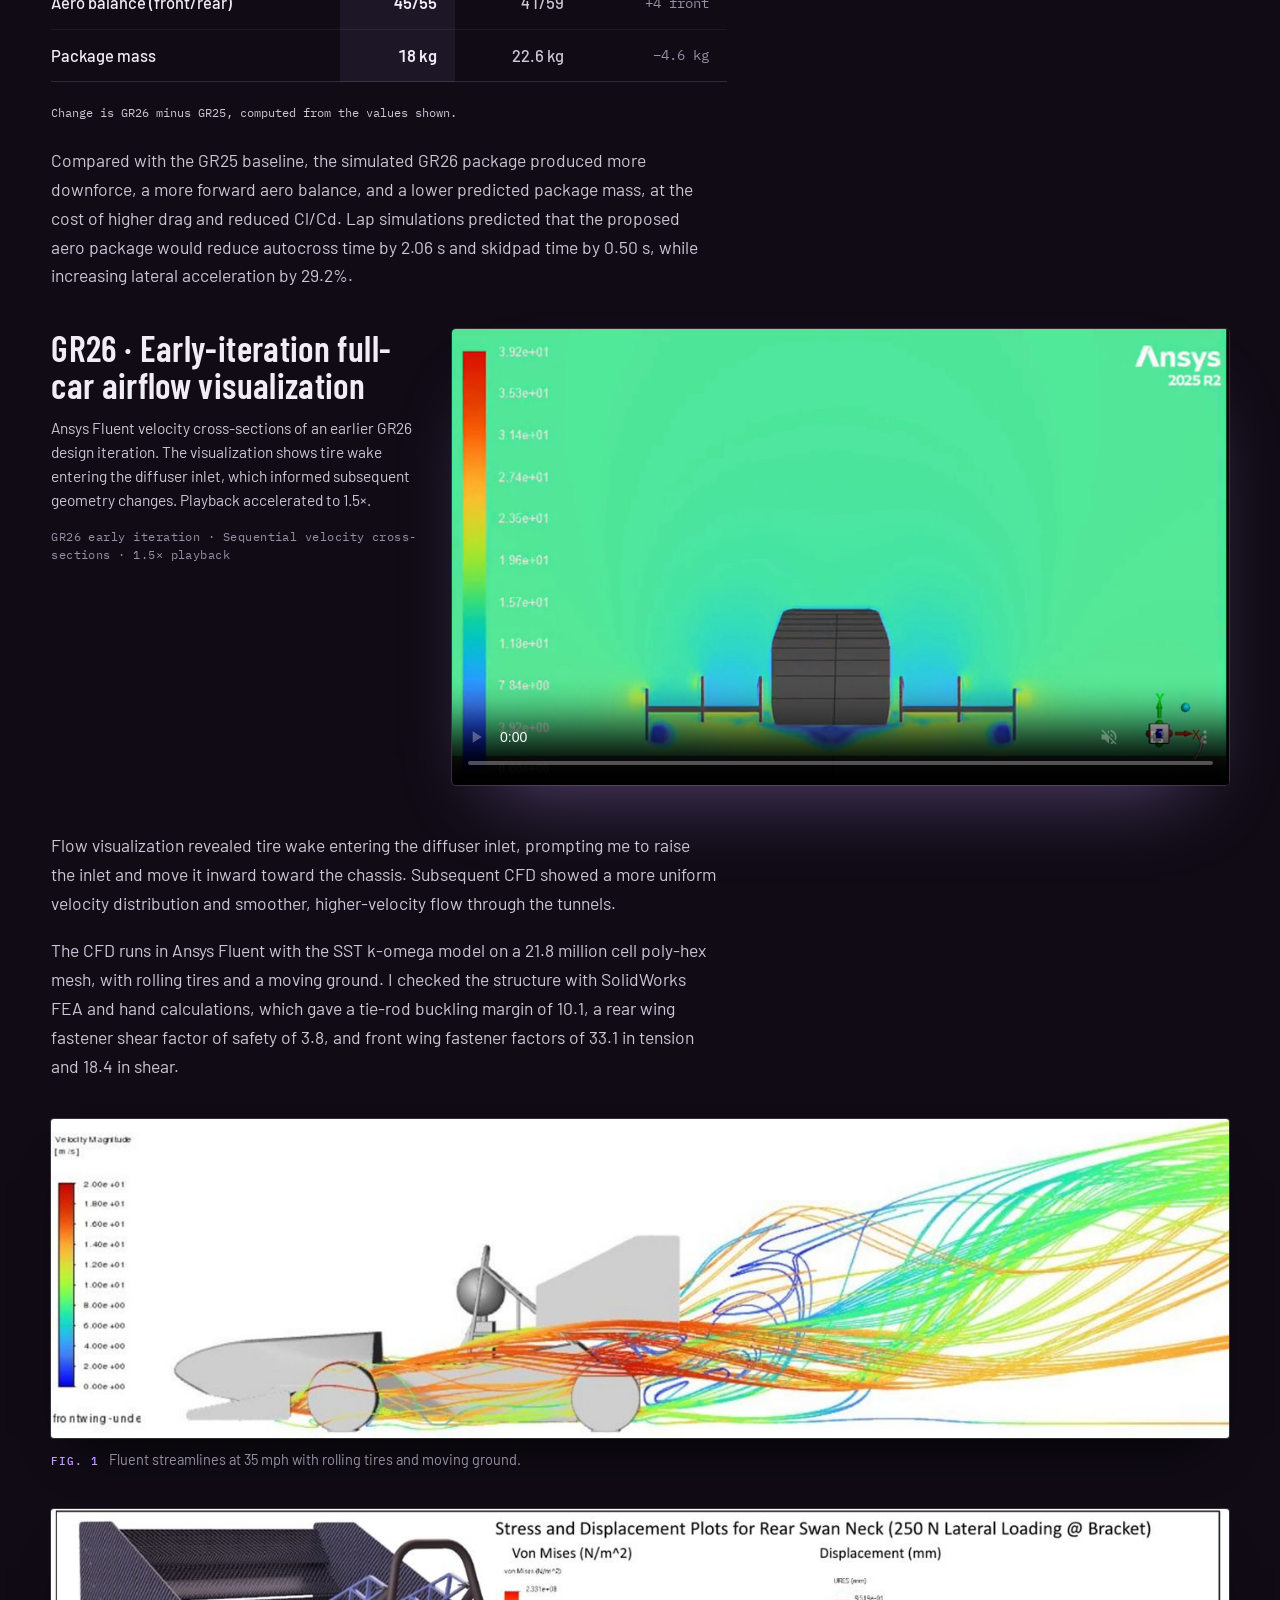
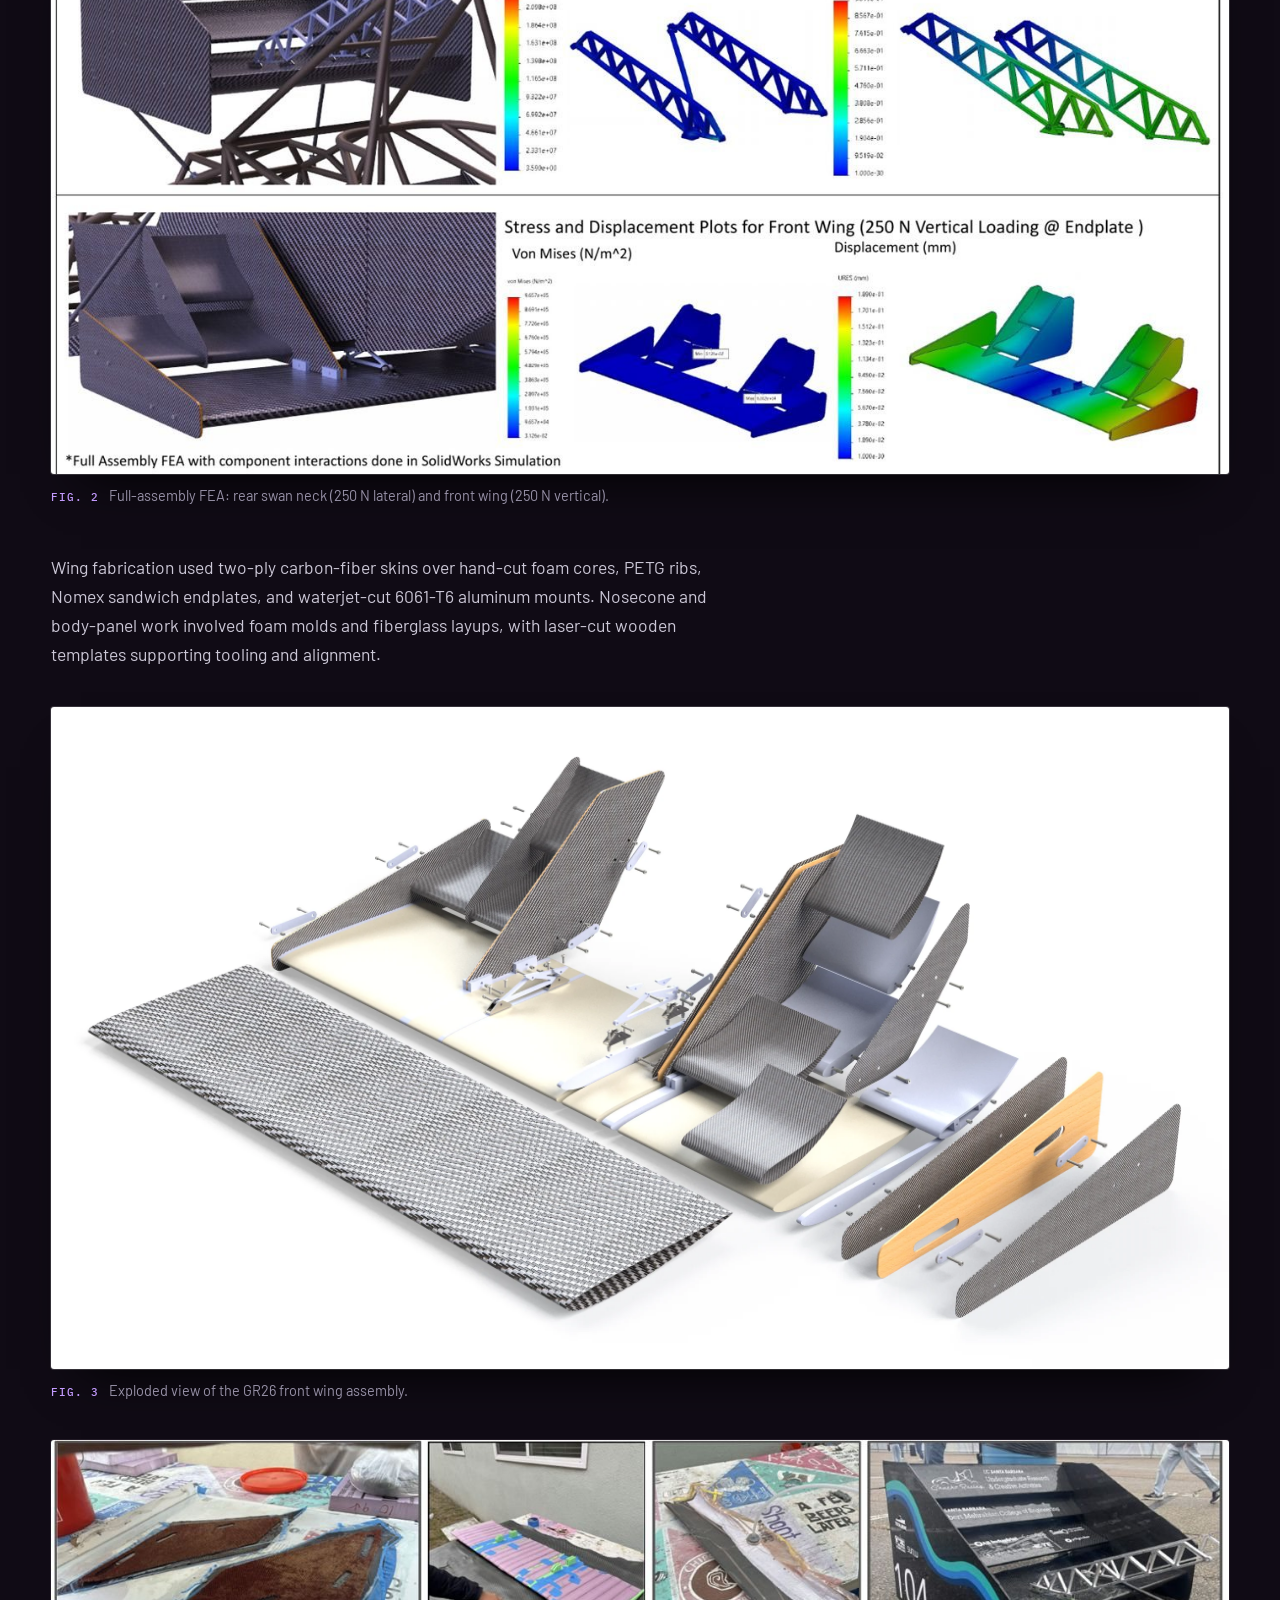
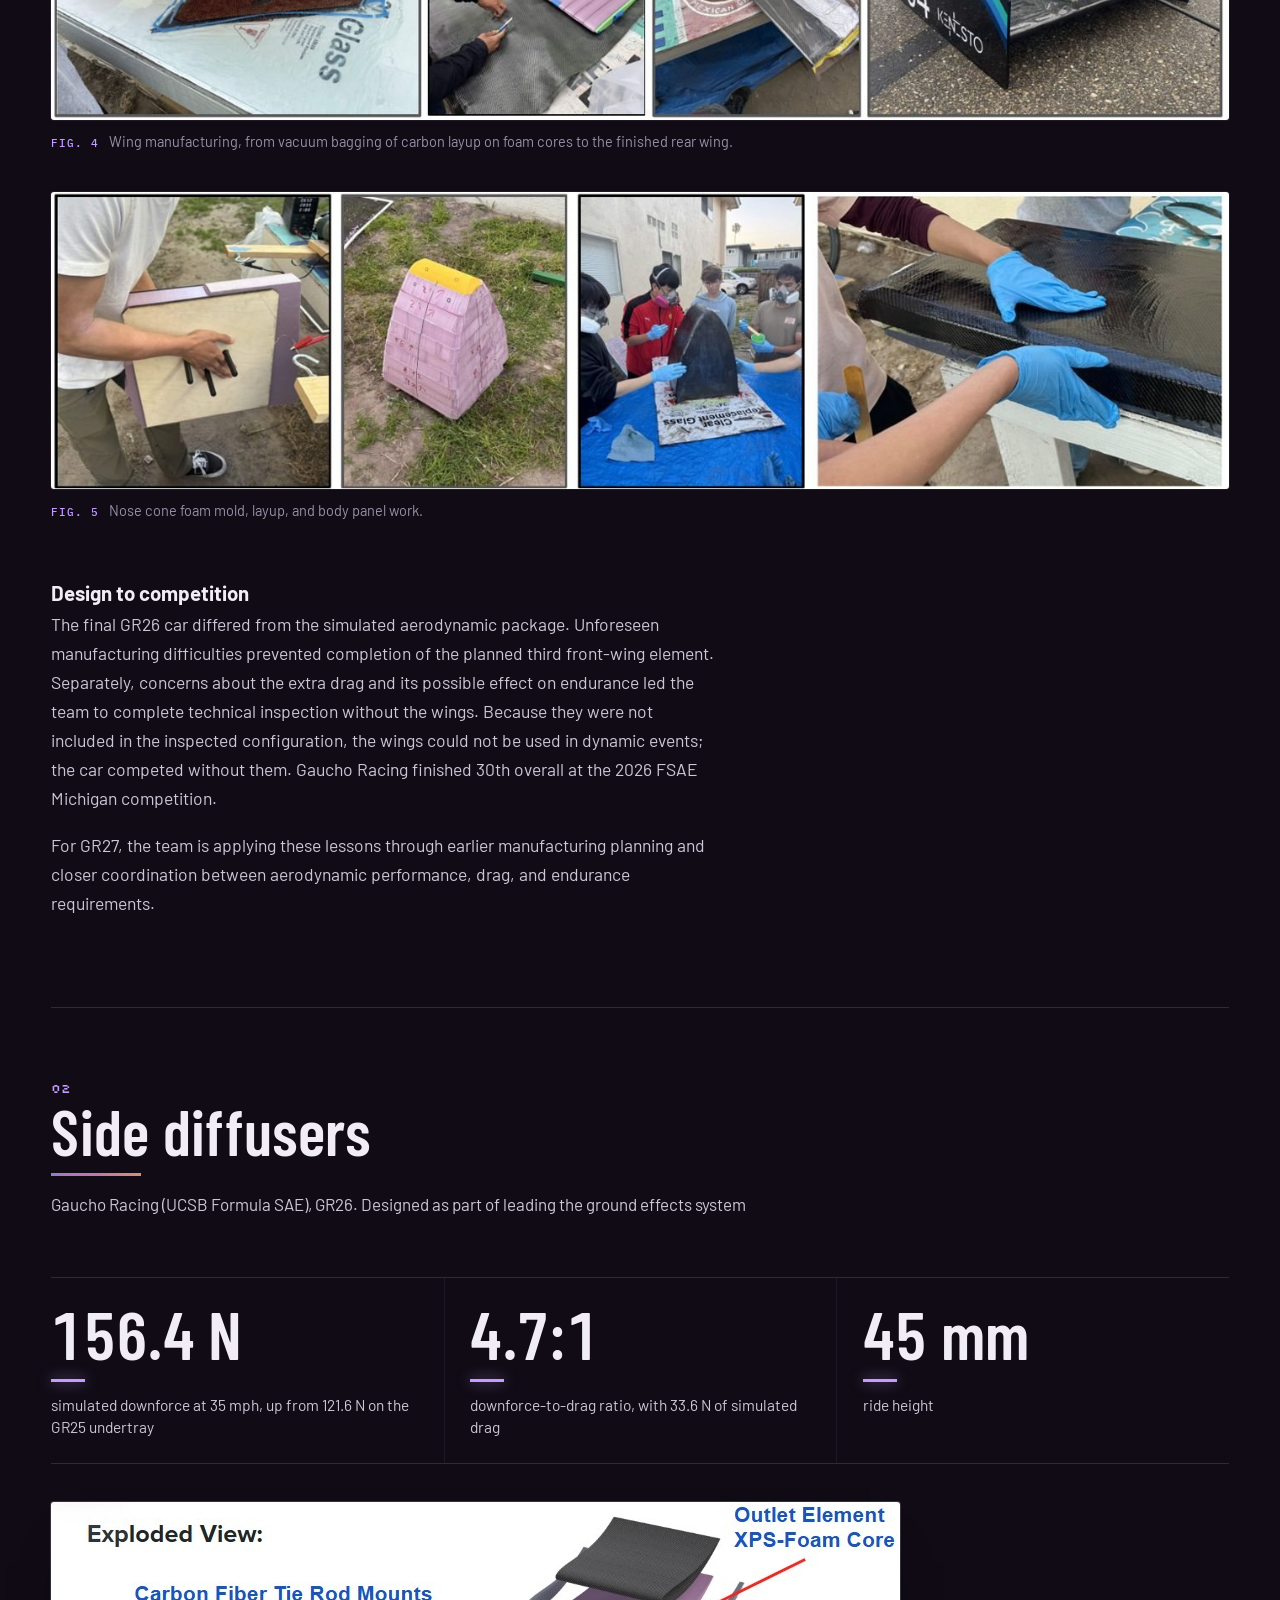
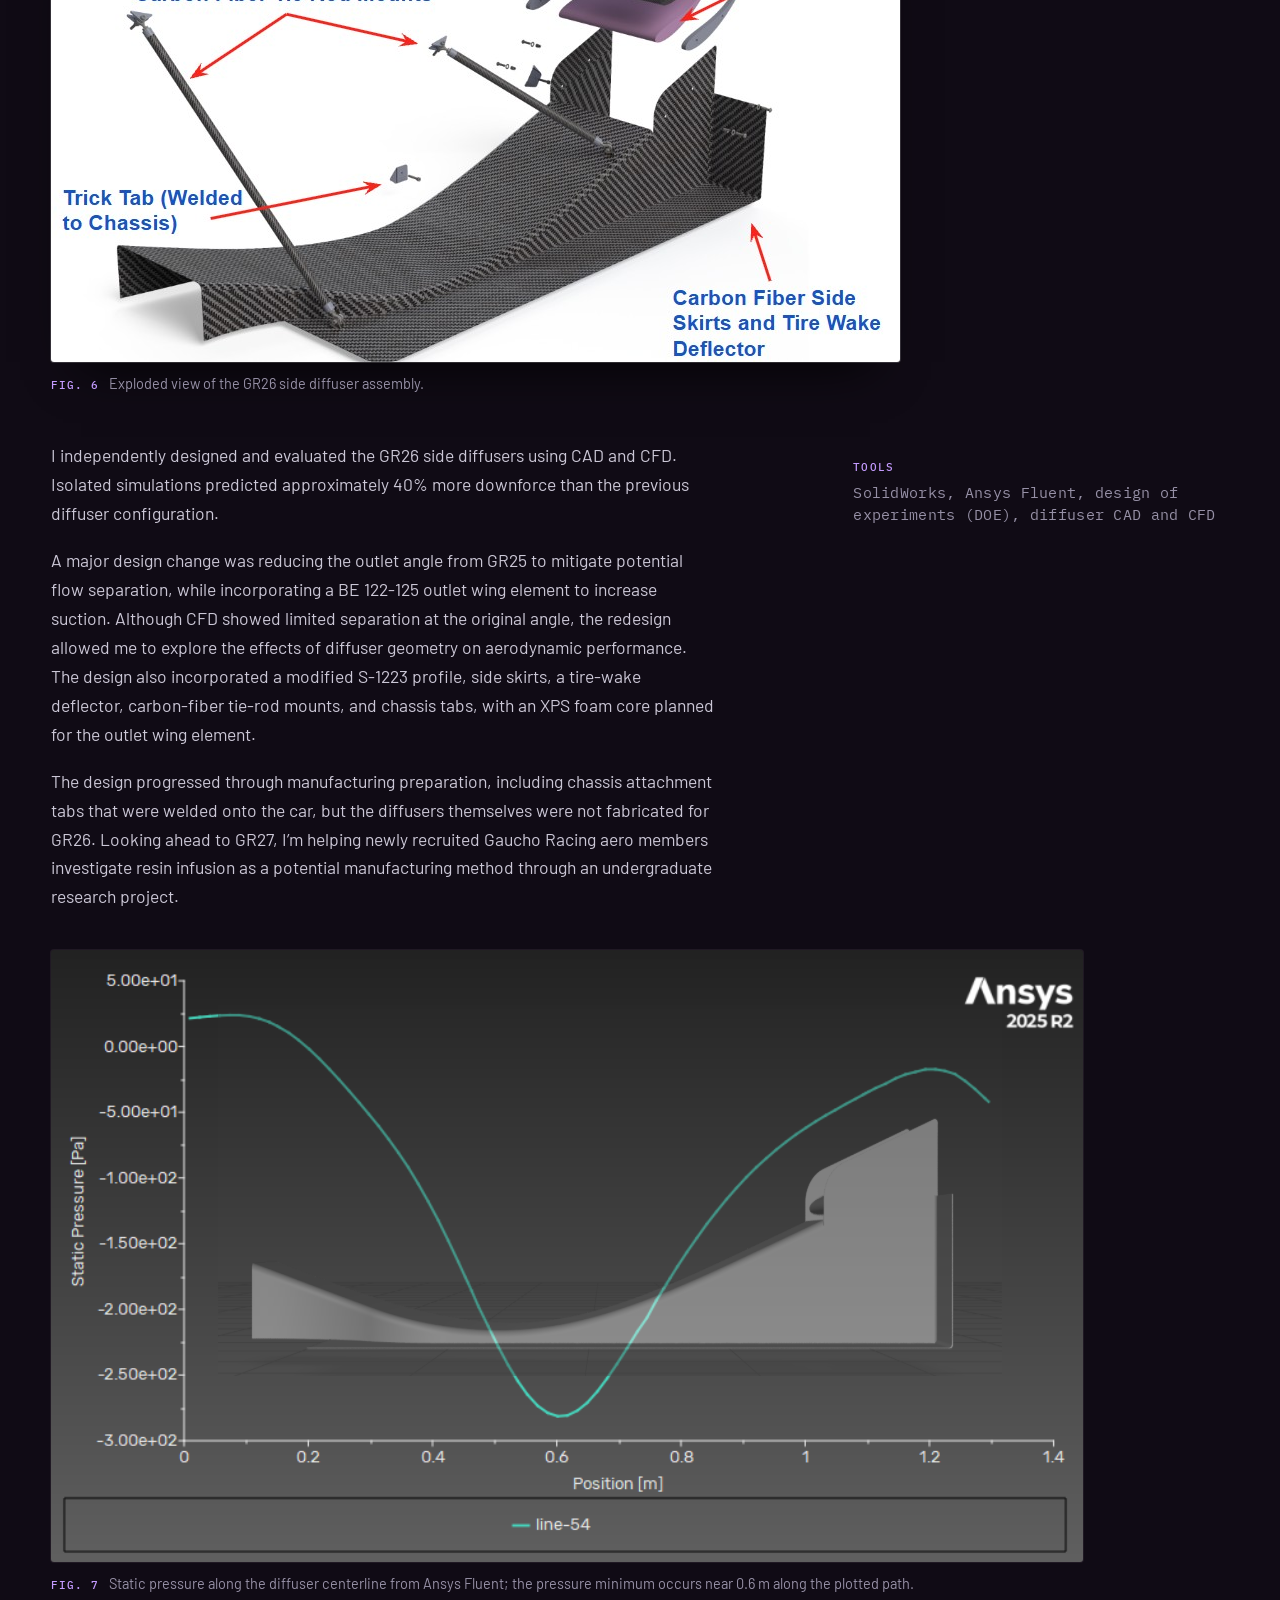
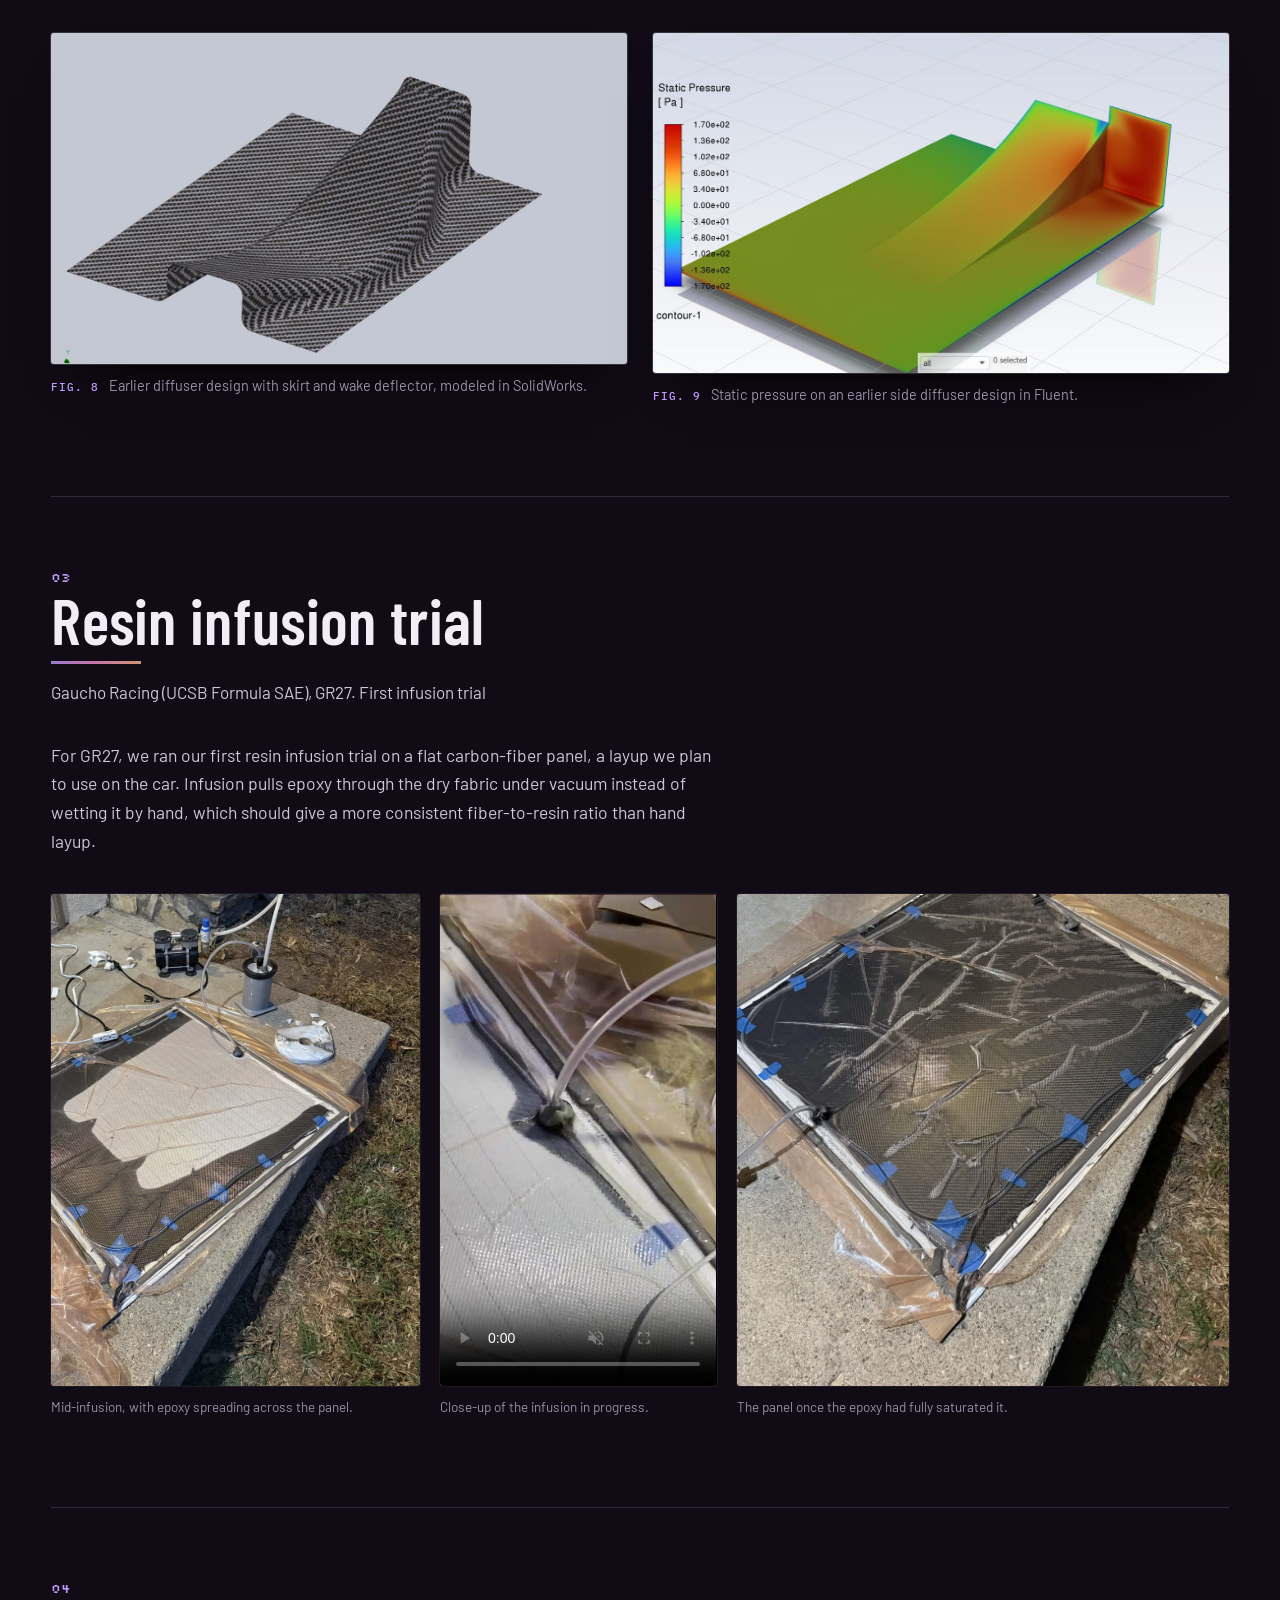
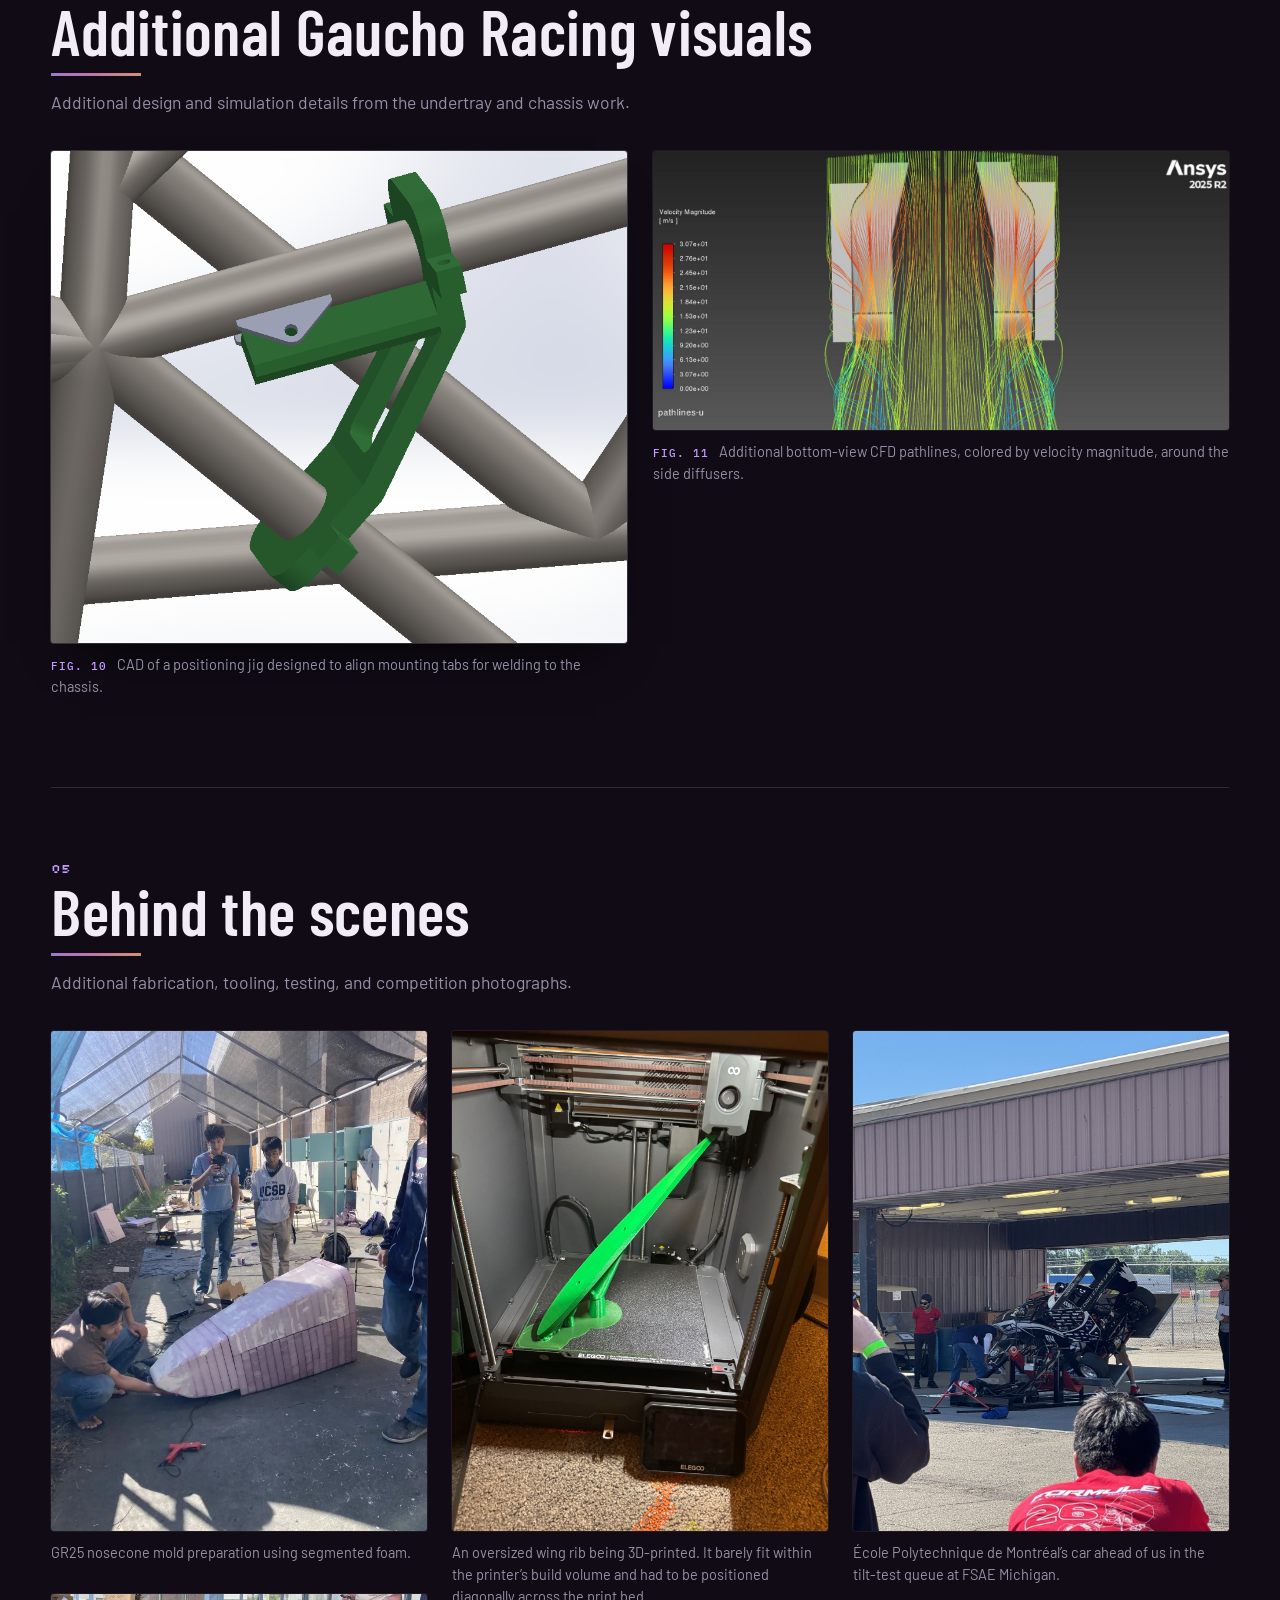
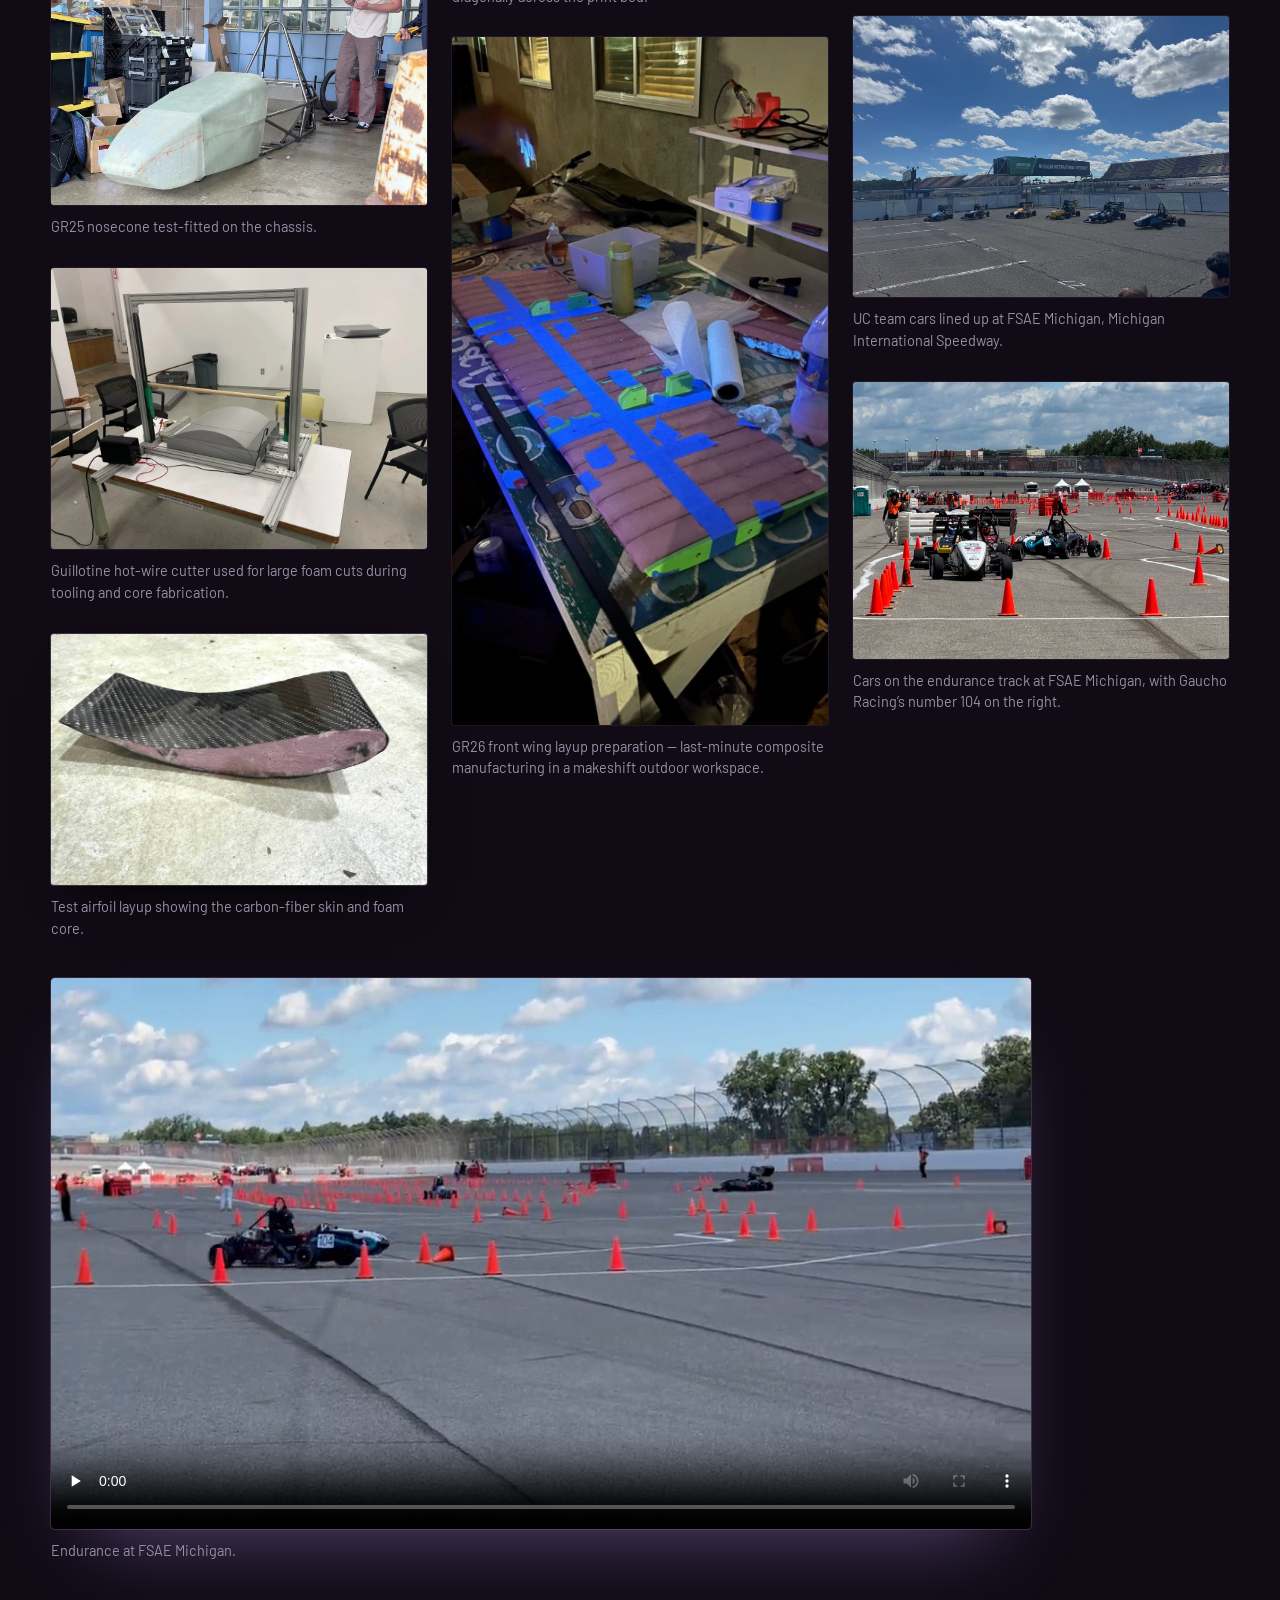
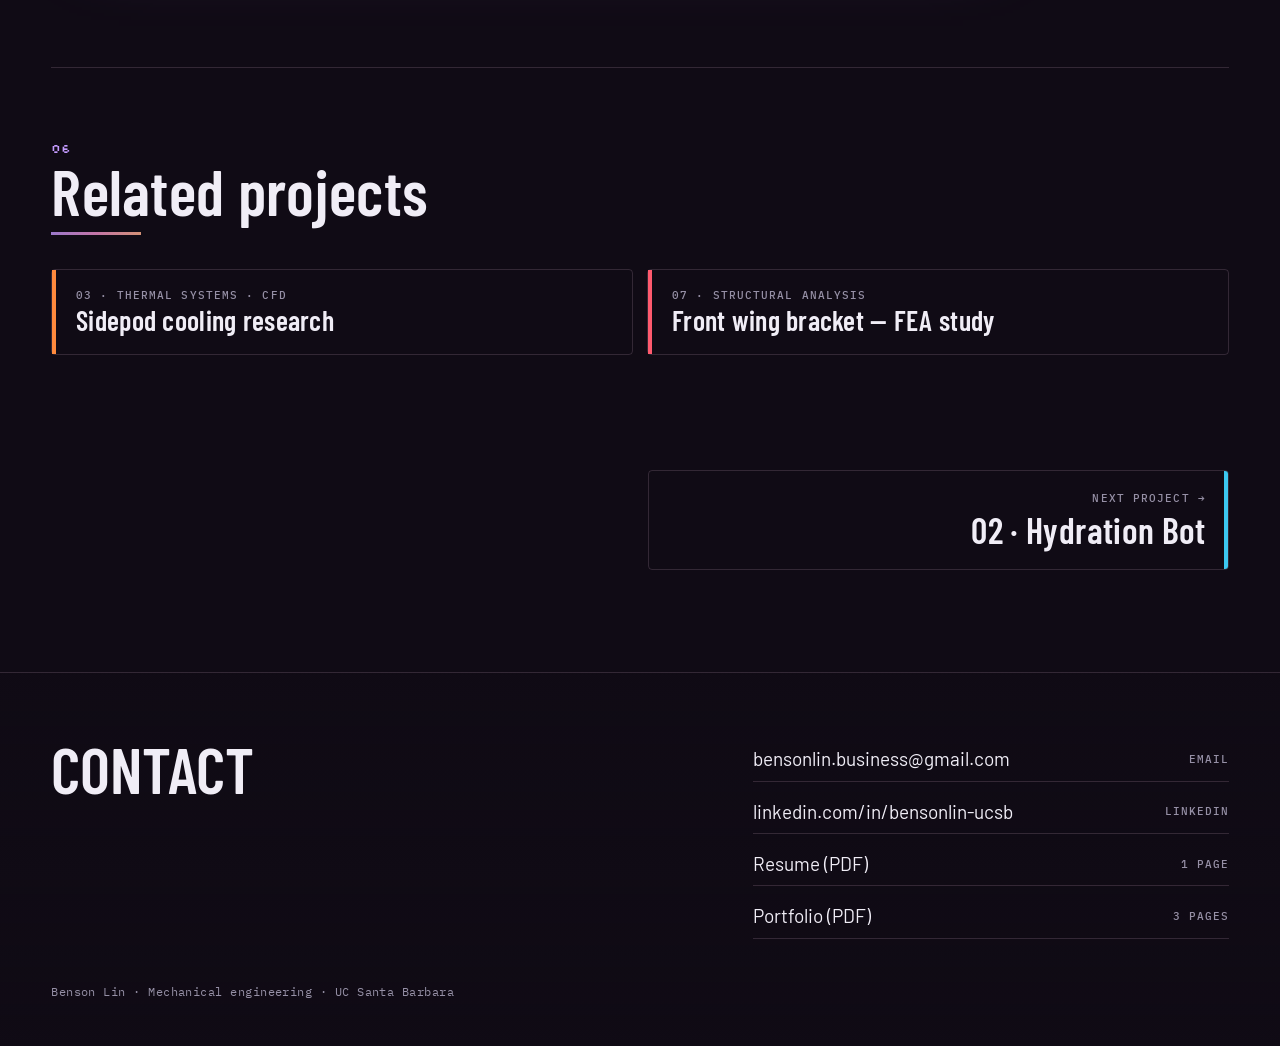
<file: gaucho-racing.html>
<!DOCTYPE html>

<html lang="en"><head>
<meta charset="utf-8"/><meta content="width=device-width,initial-scale=1,viewport-fit=cover" name="viewport"/>
<title>Gaucho Racing aerodynamics — Benson Lin</title><meta content="Side diffusers, wings, and composites for the GR26 Formula SAE car." name="description"/>
<meta content="#09080d" name="theme-color"/><meta content="dark" name="color-scheme"/>
<meta content="Gaucho Racing aerodynamics — Benson Lin" property="og:title"/><meta content="Side diffusers, wings, and composites for the GR26 Formula SAE car." property="og:description"/><meta content="website" property="og:type"/><meta content="https://dodango.github.io/portfolio/assets/og.jpg" property="og:image"/><meta content="1200" property="og:image:width"/><meta content="630" property="og:image:height"/><meta content="https://dodango.github.io/portfolio/gaucho-racing.html" property="og:url"/><meta content="summary_large_image" name="twitter:card"/><link href="https://dodango.github.io/portfolio/gaucho-racing.html" rel="canonical"/>
<link href="favicon.svg" rel="icon" type="image/svg+xml"/><link href="hydration-bot.html" rel="next"/>
<script>try{if(sessionStorage.getItem('bl-music')==='1')document.documentElement.classList.add('music')}catch(e){}</script>
<link href="https://fonts.googleapis.com" rel="preconnect"/><link crossorigin="" href="https://fonts.gstatic.com" rel="preconnect"/>
<link href="https://fonts.googleapis.com/css2?family=Barlow+Condensed:wght@500;600;700&amp;family=Barlow:wght@400;500;600&amp;family=IBM+Plex+Mono:wght@400;500&amp;family=Silkscreen:wght@400&amp;display=swap" rel="stylesheet"/><noscript><link href="https://fonts.googleapis.com/css2?family=Barlow+Condensed:wght@500;600;700&amp;family=Barlow:wght@400;500;600&amp;family=IBM+Plex+Mono:wght@400;500&amp;family=Silkscreen:wght@400&amp;display=swap" rel="stylesheet"/></noscript>
<script>
/* V6.12: Keep text hidden until its real font faces load; eliminate font swapping on visible pages. */
(function(){
  var root=document.documentElement;
  root.classList.add('fonts-pending');
  if(!document.fonts || !document.fonts.load){root.classList.remove('fonts-pending');return;}
  var cleared=false;
  function show(){if(cleared)return;cleared=true;root.classList.remove('fonts-pending');}
  var faces=['400 17px "Barlow"','500 17px "Barlow"','600 17px "Barlow"',
             '500 21px "Barlow Condensed"','600 21px "Barlow Condensed"','700 21px "Barlow Condensed"',
             '400 12px "IBM Plex Mono"','500 12px "IBM Plex Mono"',
             '400 12px "Silkscreen"'];
  Promise.all(faces.map(function(face){return document.fonts.load(face);})).then(show,show);
  setTimeout(show,5500); /* fail safe for blocked/offline Google Fonts */
})();
</script>
<link href="site.css?v=final4" rel="stylesheet"/>
<script defer="" src="site.js?v=6.29"></script>
<style>
.trio{display:flex;gap:clamp(12px,1.6vw,22px);align-items:flex-start}
.trio>figure{margin:0;flex:var(--ar,1) 1 0%;min-width:0}
.trio video{display:block;width:100%;height:auto;background:#000;border-radius:3px;box-shadow:0 0 0 1px var(--line2)}
.trio .fig figcaption::before{content:none;counter-increment:none}
.trio figcaption{font-size:13.5px}
@media(max-width:760px){.trio{flex-direction:column;align-items:stretch}.trio>figure{flex:none}.trio>figure:nth-child(2){max-width:300px}}
.secbar{position:fixed;left:0;right:0;top:var(--bar-h,56px);z-index:55;background:rgba(var(--bg-rgb),.86);backdrop-filter:blur(14px) saturate(1.25);-webkit-backdrop-filter:blur(14px) saturate(1.25);border-bottom:1px solid var(--line2);opacity:0;visibility:hidden;transform:translateY(-6px);transition:opacity .2s,transform .2s,visibility .2s}
.secbar.is-on{opacity:1;visibility:visible;transform:none}
.secbar-in{display:flex;align-items:center;gap:4px 22px;overflow-x:auto;scrollbar-width:none;padding:0 var(--gut)}
.secbar-in::-webkit-scrollbar{display:none}
.secbar a{flex:none;display:inline-flex;align-items:center;gap:9px;min-height:42px;color:var(--soft);text-decoration:none;white-space:nowrap;font:500 12px/1.3 var(--f-mono);letter-spacing:.015em;border-bottom:2px solid transparent}
.secbar a b{font:400 12px/1.5 var(--f-pixel);letter-spacing:0;color:var(--acc)}
.secbar a:hover{color:var(--ink)}
.secbar a[aria-current]{color:var(--ink);border-bottom-color:var(--acc)}
.secbar a:focus-visible{outline:2px solid var(--acc);outline-offset:-2px}
html{scroll-padding-top:calc(var(--bar-h,56px) + 64px)}
@media(prefers-reduced-motion:reduce){.secbar{transition:none}}
</style>
</head>
<body data-p="gr" data-page="project" id="top">
<a class="skip" href="#main">Skip to content</a>
<div aria-hidden="true" class="carbon"><div class="sheen"><i></i></div></div>
<header class="bar"><a aria-label="Benson Lin — Home" class="brand" href="index.html" title="Back to homepage"><span class="brand-name">Benson Lin</span><span aria-hidden="true" class="brand-home">⌂ Home</span></a>
<nav aria-label="Primary" class="nav">
<details class="work-menu"><summary>Work</summary><div class="work-panel"><a aria-current="page" href="gaucho-racing.html" style="--c:#a98bff"><i></i><span>Gaucho Racing aerodynamics</span><b>01</b></a><a href="hydration-bot.html" style="--c:#3cc8f0"><i></i><span>Hydration Bot</span><b>02</b></a><a href="sidepod-cooling.html" style="--c:#ff8a3d"><i></i><span>Sidepod cooling research</span><b>03</b></a><a href="disney-capstone.html" style="--c:#6b8cff"><i></i><span>Sensor-fusion robotic arm</span><b>04</b></a><a href="thumb-rest.html" style="--c:#b4c3dd"><i></i><span>Generative-design clarinet thumb rest</span><b>05</b></a><a href="capillary-spreading.html" style="--c:#6fe0b0"><i></i><span>Capillary spreading experiments</span><b>06</b></a><a href="bracket-fea.html" style="--c:#ff5a6e"><i></i><span>Front wing bracket — FEA study</span><b>07</b></a><a href="laziness-detector.html" style="--c:#ffcf3f"><i></i><span>Laziness Detector — ME 10</span><b>08</b></a><hr/><a href="extras.html" style="--c:#c4a8ff"><i></i><span>Extras</span><b>—</b></a></div></details>
<a href="index.html#about">About</a><a href="extras.html">Extras</a>
<a class="res" href="Benson_Lin_Resume.pdf" rel="noopener" target="_blank">Résumé ↗</a><a class="opt" href="#contact">Contact</a></nav></header>
<nav class="secbar" id="gr-secbar" aria-label="Gaucho Racing page sections"><div class="secbar-in"><a href="#top">↑ Top</a><a data-sec="gr26" href="#gr26"><b>01</b> Aero package</a><a data-sec="side-diffusers" href="#side-diffusers"><b>02</b> Diffusers</a><a data-sec="resin-infusion" href="#resin-infusion"><b>03</b> Resin infusion</a><a data-sec="additional" href="#additional"><b>04</b> Visuals</a><a data-sec="behind-the-scenes" href="#behind-the-scenes"><b>05</b> Behind the scenes</a><a data-sec="related" href="#related"><b>06</b> Related</a></div></nav>
<main id="main"><header class="ph"><div class="ph-in"><a class="back" href="index.html#work">← All projects</a>
<div class="ph-title project-flair-title"><svg aria-hidden="true" class="project-flair flair-flow" focusable="false" viewbox="0 0 180 64"><path d="M2 17 C45 0 65 30 106 13 S159 7 178 10"></path><path d="M2 34 C45 18 65 49 106 31 S159 25 178 27"></path><path d="M2 51 C45 35 65 64 106 48 S159 42 178 44"></path></svg><p class="kicker"><span class="no">01</span>Aerodynamics · Composites</p><h1>Gaucho Racing aerodynamics</h1><p class="meta"><a href="https://gauchoracing.com/" rel="noopener noreferrer" target="_blank">Visit Gaucho Racing website ↗</a></p></div>
<figure class="ph-media gr26-annotated plate"><div aria-label="Original GR26 CAD render, with callouts for the rear wing, nosecone and bodywork, side diffusers, and front wing" class="gr26-diagram" role="img"><img alt="" decoding="async" fetchpriority="high" height="1080" src="assets/gr26-full-aero-original-transparent.png" width="1920"/><svg aria-hidden="true" class="gr26-callouts" focusable="false" preserveaspectratio="xMidYMid meet" viewbox="0 0 960 540">
<g class="gr26-leaders"><path d="M313 100 L400 43 L424 43"></path><path d="M674 291 L780 194 L787 194"></path><path d="M242 371 L148 483 L66 483"></path><path d="M746 458 L783 501 L787 501"></path></g>
<g class="gr26-pins"><circle cx="313" cy="100" r="4"></circle><circle cx="674" cy="291" r="4"></circle><circle cx="242" cy="371" r="4"></circle><circle cx="746" cy="458" r="4"></circle></g>
<g class="gr26-labels"><g transform="translate(418 22)"><rect height="40" rx="3" width="165"></rect><text x="14" y="26">REAR WING</text></g><g transform="translate(772 165)"><rect height="66" rx="3" width="185"></rect><text x="12" y="26">NOSECONE &amp;</text><text x="12" y="50">BODYWORK</text></g><g transform="translate(17 463)"><rect height="42" rx="3" width="188"></rect><text x="12" y="27">SIDE DIFFUSERS</text></g><g transform="translate(748 484)"><rect height="42" rx="3" width="179"></rect><text x="12" y="27">FRONT WING</text></g></g></svg></div><figcaption>The full GR26 aero package on the chassis, with its major aerodynamic components labeled.</figcaption></figure></div></header><nav aria-label="Gaucho Racing sections" class="body section-navigation" style="padding-bottom:0"><p class="section-navigation-label">Explore Gaucho Racing</p><div class="jump"><a href="#gr26">GR26 aero package <span aria-hidden="true">↘</span></a><a href="#side-diffusers">Side diffusers <span aria-hidden="true">↘</span></a><a href="#resin-infusion">Resin infusion trial <span aria-hidden="true">↘</span></a><a href="sidepod-cooling.html">Sidepod cooling research <span aria-hidden="true">↗</span></a><a href="bracket-fea.html">Front wing bracket FEA <span aria-hidden="true">↗</span></a><a href="#additional">Additional visuals <span aria-hidden="true">↘</span></a><a href="#behind-the-scenes">Behind the scenes <span aria-hidden="true">↘</span></a></div></nav><div class="body"><div class="grid" style="display:block"><section class="sec" id="gr26"><header class="sec-h"><span class="no">01</span><h2>GR26 aerodynamics package</h2><p class="meta">Gaucho Racing (UCSB Formula SAE). Aerodynamics Engineer since 2023; Undertray &amp; Composites Manufacturing Lead since 2025</p></header><div class="full sec-facts"><div class="readouts" style="padding:0"><dl><div><dt>475 N</dt><dd>simulated downforce at 35 mph, up from 450 N on GR25</dd></div><div><dt>18 kg</dt><dd>aero package mass, down from 22.6 kg</dd></div><div><dt>−2.06 s</dt><dd>predicted autocross lap-time improvement</dd></div></dl></div></div><div class="text"><p>I lead the ground effects system for the 2026 car, coordinating a small team through design, simulation, and manufacturing. I also designed the side diffusers independently, as detailed below. The proposed package included a three-element front wing and a four-element rear wing; I co-engineered both assemblies in SolidWorks, including their mounts and foam cores, which were shaped by hand with a hot-wire cutter.</p><div class="tw"><table class="spec"><thead><tr><th>At 35 mph, simulated</th><th class="hl">GR26</th><th>GR25</th><th>Change</th></tr></thead><tbody><tr><td>Downforce</td><td class="hl">475 N</td><td>450 N</td><td class="d">+25 N</td></tr><tr><td>Drag</td><td class="hl">191 N</td><td>165 N</td><td class="d">+26 N</td></tr><tr><td>Efficiency (Cl/Cd)</td><td class="hl">2.44</td><td>2.70</td><td class="d">−0.26</td></tr><tr><td>Aero balance (front/rear)</td><td class="hl">45/55</td><td>41/59</td><td class="d">+4 front</td></tr><tr><td>Package mass</td><td class="hl">18 kg</td><td>22.6 kg</td><td class="d">−4.6 kg</td></tr></tbody></table></div><p class="spec-note">Change is GR26 minus GR25, computed from the values shown.</p><p>Compared with the GR25 baseline, the simulated GR26 package produced more downforce, a more forward aero balance, and a lower predicted package mass, at the cost of higher drag and reduced Cl/Cd. Lap simulations predicted that the proposed aero package would reduce autocross time by 2.06 s and skidpad time by 0.50 s, while increasing lateral acceleration by 29.2%.</p></div><aside class="margin"><p class="tools">SolidWorks, Ansys Fluent, SolidWorks Simulation, carbon fiber and fiberglass layup, vacuum bagging, resin infusion, laser cutting</p></aside><div class="screen full"><div class="st"><h4>GR26 · Early-iteration full-car airflow visualization</h4><p>Ansys Fluent velocity cross-sections of an earlier GR26 design iteration. The visualization shows tire wake entering the diffuser inlet, which informed subsequent geometry changes. Playback accelerated to 1.5×.</p><p class="vm">GR26 early iteration · Sequential velocity cross-sections · 1.5× playback</p></div><div class="sv"><video aria-label="early GR26 full-car CFD velocity cross-section animation, accelerated to 1.5 times speed" controls="" data-inview="" loop="" muted="" playsinline="" poster="assets/posters/video-01.jpg" preload="none" src="assets/video-01.mp4"></video></div></div><div class="text" style="margin-top:8px"><p>Flow visualization revealed tire wake entering the diffuser inlet, prompting me to raise the inlet and move it inward toward the chassis. Subsequent CFD showed a more uniform velocity distribution and smoother, higher-velocity flow through the tunnels.</p><p>The CFD runs in Ansys Fluent with the SST k-omega model on a 21.8 million cell poly-hex mesh, with rolling tires and a moving ground. I checked the structure with SolidWorks FEA and hand calculations, which gave a tie-rod buckling margin of 10.1, a rear wing fastener shear factor of safety of 3.8, and front wing fastener factors of 33.1 in tension and 18.4 in shear.</p></div><div class="full"><figure class="fig plate"><a class="zoom" href="assets/image-04.jpg"><img alt="Side view CFD streamlines over the car at 35 mph, colored by velocity" decoding="async" height="379" loading="lazy" src="assets/image-04.jpg" width="1400"/></a><figcaption>Fluent streamlines at 35 mph with rolling tires and moving ground.</figcaption></figure></div><div class="full"><figure class="fig plate"><a class="zoom" href="assets/image-05.jpg"><img alt="SolidWorks FEA stress and displacement plots for the rear swan neck and front wing under 250 N loads" decoding="async" height="671" loading="lazy" src="assets/image-05.jpg" width="1399"/></a><figcaption>Full-assembly FEA: rear swan neck (250 N lateral) and front wing (250 N vertical).</figcaption></figure></div><div class="text" style="margin-top:8px"><p>Wing fabrication used two-ply carbon-fiber skins over hand-cut foam cores, PETG ribs, Nomex sandwich endplates, and waterjet-cut 6061-T6 aluminum mounts. Nosecone and body-panel work involved foam molds and fiberglass layups, with laser-cut wooden templates supporting tooling and alignment.</p></div><div class="full"><figure class="fig plate"><a class="zoom" href="assets/front-wing-gr26-exploded.webp"><img alt="Exploded render of the Gaucho Racing GR26 front wing, showing the carbon-fiber skins, foam cores, endplates, mounts, and fasteners" decoding="async" height="1350" loading="lazy" src="assets/front-wing-gr26-exploded.webp" width="2400"/></a><figcaption>Exploded view of the GR26 front wing assembly.</figcaption></figure></div><div class="full"><figure class="fig dark"><a class="zoom" href="assets/image-06.jpg"><img alt="Photos of wing manufacturing: foam cores, carbon layup, and the finished rear wing" decoding="async" height="333" loading="lazy" src="assets/image-06.jpg" width="1400"/></a><figcaption>Wing manufacturing, from vacuum bagging of carbon layup on foam cores to the finished rear wing.</figcaption></figure></div><div class="full"><figure class="fig dark"><a class="zoom" href="assets/image-07.jpg"><img alt="Photos of nose cone mold, layup, and body panel manufacturing" decoding="async" height="354" loading="lazy" src="assets/image-07.jpg" width="1400"/></a><figcaption>Nose cone foam mold, layup, and body panel work.</figcaption></figure></div><div class="text" style="margin-top:16px"><h3>Design to competition</h3><p>The final GR26 car differed from the simulated aerodynamic package. Unforeseen manufacturing difficulties prevented completion of the planned third front-wing element. Separately, concerns about the extra drag and its possible effect on endurance led the team to complete technical inspection without the wings. Because they were not included in the inspected configuration, the wings could not be used in dynamic events; the car competed without them. Gaucho Racing finished 30th overall at the 2026 FSAE Michigan competition.</p><p>For GR27, the team is applying these lessons through earlier manufacturing planning and closer coordination between aerodynamic performance, drag, and endurance requirements.</p></div></section><section class="sec" id="side-diffusers"><header class="sec-h"><span class="no">02</span><h2>Side diffusers</h2><p class="meta">Gaucho Racing (UCSB Formula SAE), GR26. Designed as part of leading the ground effects system</p></header><div class="full sec-facts"><div class="readouts" style="padding:0"><dl><div><dt>156.4 N</dt><dd>simulated downforce at 35 mph, up from 121.6 N on the GR25 undertray</dd></div><div><dt>4.7:1</dt><dd>downforce-to-drag ratio, with 33.6 N of simulated drag</dd></div><div><dt>45 mm</dt><dd>ride height</dd></div></dl></div></div><div class="full"><figure class="fig plate" style="max-width:849px"><a class="zoom" href="assets/image-08.jpg"><img alt="Exploded view of the side diffuser with labeled carbon fiber tie rod mounts, trick tabs, side skirts, and outlet element" decoding="async" height="460" loading="lazy" src="assets/image-08.jpg" width="849"/></a><figcaption>Exploded view of the GR26 side diffuser assembly.</figcaption></figure></div><div class="text" style="margin-top:8px"><p>I independently designed and evaluated the GR26 side diffusers using CAD and CFD. Isolated simulations predicted approximately 40% more downforce than the previous diffuser configuration.</p><p>A major design change was reducing the outlet angle from GR25 to mitigate potential flow separation, while incorporating a BE 122-125 outlet wing element to increase suction. Although CFD showed limited separation at the original angle, the redesign allowed me to explore the effects of diffuser geometry on aerodynamic performance. The design also incorporated a modified S-1223 profile, side skirts, a tire-wake deflector, carbon-fiber tie-rod mounts, and chassis tabs, with an XPS foam core planned for the outlet wing element.</p><p>The design progressed through manufacturing preparation, including chassis attachment tabs that were welded onto the car, but the diffusers themselves were not fabricated for GR26. Looking ahead to GR27, I’m helping newly recruited Gaucho Racing aero members investigate resin infusion as a potential manufacturing method through an undergraduate research project.</p></div><aside class="margin"><p class="tools">SolidWorks, Ansys Fluent, design of experiments (DOE), diffuser CAD and CFD</p></aside><div class="full"><figure class="fig dark" style="max-width:1032px"><a class="zoom" href="assets/image-09.png"><img alt="ANSYS Fluent static pressure along the side diffuser versus streamwise position; lowest pressure near 0.6 m" decoding="async" height="612" loading="lazy" src="assets/image-09.png" width="1032"/></a><figcaption>Static pressure along the diffuser centerline from Ansys Fluent; the pressure minimum occurs near 0.6 m along the plotted path.</figcaption></figure></div><div class="full pairs"><figure class="fig plate"><a class="zoom" href="assets/image-10.jpg"><img alt="SolidWorks render of an earlier side diffuser design with a carbon fiber texture" decoding="async" height="748" loading="lazy" src="assets/image-10.jpg" width="1300"/></a><figcaption>Earlier diffuser design with skirt and wake deflector, modeled in SolidWorks.</figcaption></figure><figure class="fig plate"><a class="zoom" href="assets/image-11.jpg"><img alt="Fluent static pressure contour on an earlier side diffuser design" decoding="async" height="769" loading="lazy" src="assets/image-11.jpg" width="1300"/></a><figcaption>Static pressure on an earlier side diffuser design in Fluent.</figcaption></figure></div></section><section class="sec" id="resin-infusion"><header class="sec-h"><span class="no">03</span><h2>Resin infusion trial</h2><p class="meta">Gaucho Racing (UCSB Formula SAE), GR27. First infusion trial</p></header><div class="text"><p>For GR27, we ran our first resin infusion trial on a flat carbon-fiber panel, a layup we plan to use on the car. Infusion pulls epoxy through the dry fabric under vacuum instead of wetting it by hand, which should give a more consistent fiber-to-resin ratio than hand layup.</p></div><div class="full trio"><figure class="fig dark" style="--ar:.75"><a class="zoom" href="assets/resin-infusion-setup.webp"><img alt="Carbon-fiber panel under a vacuum bag mid-infusion, with epoxy spreading across the fabric beneath white flow mesh, and the vacuum pump and catch pot behind it" decoding="async" height="1200" loading="lazy" src="assets/resin-infusion-setup.webp" width="900"/></a><figcaption>Mid-infusion, with epoxy spreading across the panel.</figcaption></figure><figure class="fig dark" style="--ar:.5625"><video aria-label="Close-up video of the epoxy infusion in progress at one of the vacuum bag’s tube ports" controls="" data-inview="" loop="" muted="" playsinline="" poster="assets/posters/video-04.jpg" preload="none" src="assets/video-04.mp4"></video><figcaption>Close-up of the infusion in progress.</figcaption></figure><figure class="fig dark" style="--ar:1"><a class="zoom" href="assets/resin-infusion-panel.webp"><img alt="The carbon-fiber panel after the epoxy has fully saturated the fabric, still under the vacuum bag" decoding="async" height="1000" loading="lazy" src="assets/resin-infusion-panel.webp" width="1000"/></a><figcaption>The panel once the epoxy had fully saturated it.</figcaption></figure></div></section><section class="sec" id="additional"><header class="sec-h"><span class="no">04</span><h2>Additional Gaucho Racing visuals</h2><p class="sub">Additional design and simulation details from the undertray and chassis work.</p></header><div class="half"><figure class="fig plate" style="max-width:928px"><a class="zoom" href="assets/image-29.png"><img alt="CAD close-up of green mounting-tab positioning jig positioned over a tubular race car chassis" decoding="async" height="793" loading="lazy" src="assets/image-29.png" width="928"/></a><figcaption>CAD of a positioning jig designed to align mounting tabs for welding to the chassis.</figcaption></figure></div><div class="half"><figure class="fig dark"><a class="zoom" href="assets/image-30.jpg"><img alt="ANSYS Fluent plan-view pathlines colored by velocity magnitude around the side diffusers" decoding="async" height="728" loading="lazy" src="assets/image-30.jpg" width="1500"/></a><figcaption>Additional bottom-view CFD pathlines, colored by velocity magnitude, around the side diffusers.</figcaption></figure></div></section><section class="sec" id="behind-the-scenes"><header class="sec-h"><span class="no">05</span><h2>Behind the scenes</h2><p class="sub">Additional fabrication, tooling, testing, and competition photographs.</p></header><div class="full masonry"><figure class="fig dark"><a class="zoom" href="assets/image-32.jpg"><img alt="Segmented pink foam nosecone form in a workshop" decoding="async" height="860" loading="lazy" src="assets/image-32.jpg" width="645"/></a><figcaption>GR25 nosecone mold preparation using segmented foam.</figcaption></figure><figure class="fig dark"><a class="zoom" href="assets/image-31.jpg"><img alt="GR25 nosecone during chassis fit check" decoding="async" height="756" loading="lazy" src="assets/image-31.jpg" width="1344"/></a><figcaption>GR25 nosecone test-fitted on the chassis.</figcaption></figure><figure class="fig dark"><a class="zoom" href="assets/image-33.jpg"><img alt="Hot-wire cutting machine with a foam workpiece in a lab" decoding="async" height="756" loading="lazy" src="assets/image-33.jpg" width="1008"/></a><figcaption>Guillotine hot-wire cutter used for large foam cuts during tooling and core fabrication.</figcaption></figure><figure class="fig plate"><a class="zoom" href="assets/image-34.jpg"><img alt="Composite airfoil cross section with carbon fiber surface and exposed pink foam core" decoding="async" height="1070" loading="lazy" src="assets/image-34.jpg" width="1600"/></a><figcaption>Test airfoil layup showing the carbon-fiber skin and foam core.</figcaption></figure><figure class="fig dark"><a class="zoom" href="assets/image-35.jpg"><img alt="A green wing rib partway through printing on a desktop 3D printer" decoding="async" height="1733" loading="lazy" src="assets/image-35.jpg" width="1300"/></a><figcaption>An oversized wing rib being 3D-printed. It barely fit within the printer’s build volume and had to be positioned diagonally across the print bed.</figcaption></figure><figure class="fig dark"><a class="zoom" href="assets/image-36.jpg"><img alt="Late-night GR26 front wing layup preparation with foam molds and positioning fixtures" decoding="async" height="1536" loading="lazy" src="assets/image-36.jpg" width="839"/></a><figcaption>GR26 front wing layup preparation — last-minute composite manufacturing in a makeshift outdoor workspace.</figcaption></figure><figure class="fig dark"><a class="zoom" href="assets/image-37.jpg"><img alt="GR26 Formula SAE car undergoing tilt test at FSAE Michigan" decoding="async" height="1467" loading="lazy" src="assets/image-37.jpg" width="1100"/></a><figcaption>École Polytechnique de Montréal’s car ahead of us in the tilt-test queue at FSAE Michigan.</figcaption></figure><figure class="fig dark"><a class="zoom" href="assets/image-38.jpg"><img alt="Six Formula SAE cars from UC teams parked in a row in front of the Michigan International Speedway grandstands" decoding="async" height="975" loading="lazy" src="assets/image-38.jpg" width="1300"/></a><figcaption>UC team cars lined up at FSAE Michigan, Michigan International Speedway.</figcaption></figure><figure class="fig dark"><a class="zoom" href="assets/image-39.jpg"><img alt="Formula SAE cars on the endurance track at FSAE Michigan, with Gaucho Racing’s number 104 car on the right" decoding="async" height="958" loading="lazy" src="assets/image-39.jpg" width="1300"/></a><figcaption>Cars on the endurance track at FSAE Michigan, with Gaucho Racing’s number 104 on the right.</figcaption></figure></div><div class="screen solo full"><div class="sv"><video aria-label="Endurance run at FSAE Michigan" controls="" playsinline="" poster="assets/posters/video-03.jpg" preload="none" src="assets/video-03.mp4"></video><p class="vcap">Endurance at FSAE Michigan.</p></div></div></section><section class="sec" id="related"><header class="sec-h"><span class="no">06</span><h2>Related projects</h2></header><div class="full related"><a href="sidepod-cooling.html" style="--c:#ff8a3d;--c-rgb:255,138,61"><small>03 · Thermal systems · CFD</small><b>Sidepod cooling research</b></a><a href="bracket-fea.html" style="--c:#ff5a6e;--c-rgb:255,90,110"><small>07 · Structural analysis</small><b>Front wing bracket — FEA study</b></a></div></section></div></div><nav aria-label="Projects" class="pager"><a class="next only" href="hydration-bot.html" style="--c:#3cc8f0;--c-rgb:60,200,240"><small>Next project →</small><b>02 · Hydration Bot</b></a></nav></main><footer class="foot" id="contact"><div class="wrap"><div class="grid">
<div class="text"><h2>Contact</h2></div>
<div class="links colr"><a href="mailto:bensonlin.business@gmail.com"><span>bensonlin.business@gmail.com</span><small>Email</small></a>
<a href="https://linkedin.com/in/bensonlin-ucsb" rel="noopener"><span>linkedin.com/in/bensonlin-ucsb</span><small>LinkedIn</small></a>
<a href="Benson_Lin_Resume.pdf" rel="noopener" target="_blank"><span>Resume (PDF)</span><small>1 page</small></a><a href="Benson_Lin_Portfolio.pdf" rel="noopener" target="_blank"><span>Portfolio (PDF)</span><small>3 pages</small></a></div>
<p class="fine">Benson Lin · Mechanical engineering · UC Santa Barbara</p></div></div></footer>
<dialog aria-label="Enlarged image" id="lb"><div class="lb-bar"><span class="cnt"></span><button aria-label="Previous image" class="lb-prev" type="button">←</button><button aria-label="Next image" class="lb-next" type="button">→</button><button class="lb-x" type="button">Close</button></div><div class="lb-stage"><img alt=""/></div><p class="cap"></p></dialog>
<button aria-label="Return to the normal engineering portfolio theme" hidden="" id="mm-exit" type="button">♫ Return to engineering mode</button>
<script>(function(){var bar=document.getElementById("gr-secbar"),nav=document.querySelector(".section-navigation"),hd=document.querySelector("header.bar");if(!bar||!nav||!hd)return;var inner=bar.querySelector(".secbar-in"),links=[].slice.call(bar.querySelectorAll("a[data-sec]")),secs=links.map(function(a){return document.getElementById(a.getAttribute("data-sec"))}),last=-2,t=false;
function setH(){document.documentElement.style.setProperty("--bar-h",hd.offsetHeight+"px")}
function update(){t=false;var h=hd.offsetHeight;bar.classList.toggle("is-on",nav.getBoundingClientRect().bottom<h);var cur=-1,lim=h+bar.offsetHeight+80;for(var i=0;i<secs.length;i++){if(secs[i]&&secs[i].getBoundingClientRect().top<=lim)cur=i}
if(cur!==last){last=cur;links.forEach(function(a,i){if(i===cur)a.setAttribute("aria-current","true");else a.removeAttribute("aria-current")});if(cur>=0){var a=links[cur];inner.scrollLeft=a.offsetLeft-(inner.clientWidth-a.offsetWidth)/2}}}
function req(){if(!t){t=true;requestAnimationFrame(update)}}
setH();update();addEventListener("scroll",req,{passive:true});addEventListener("resize",function(){setH();req()})})();</script>
</body></html>
</file>
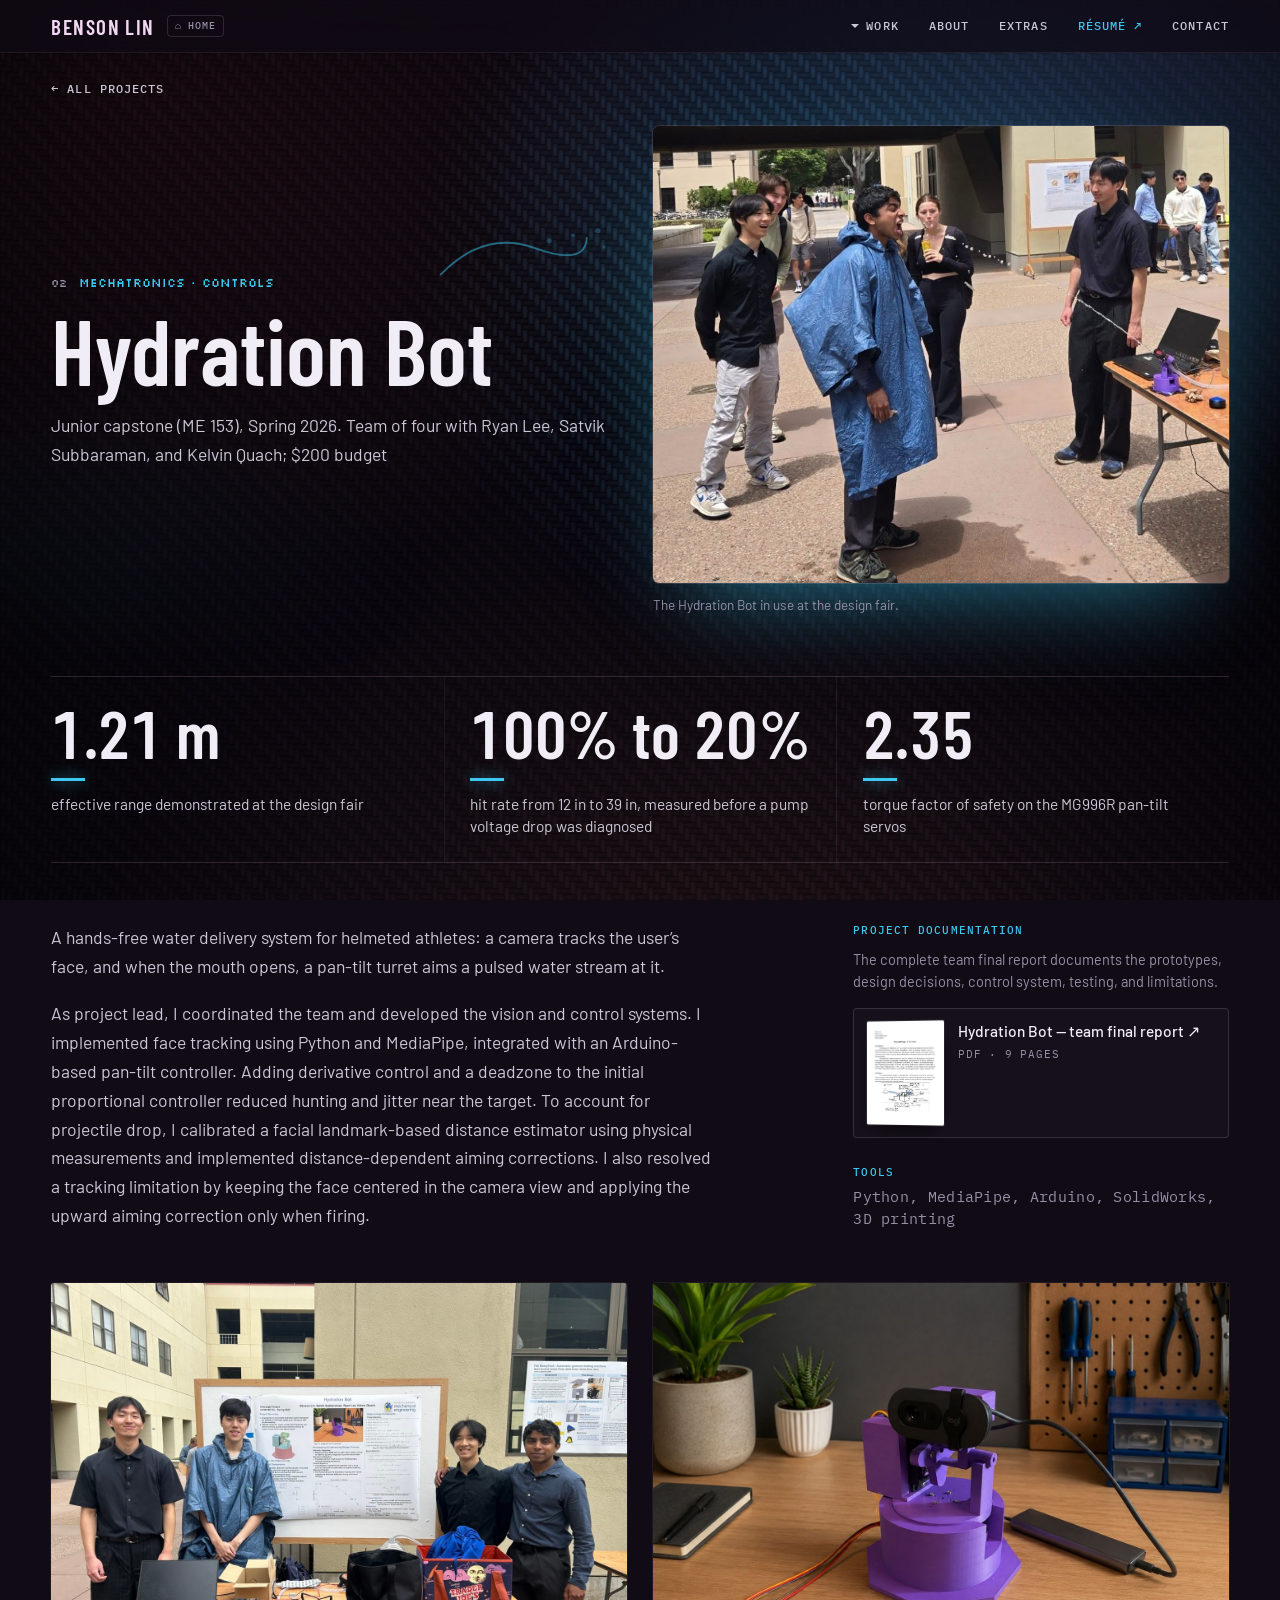
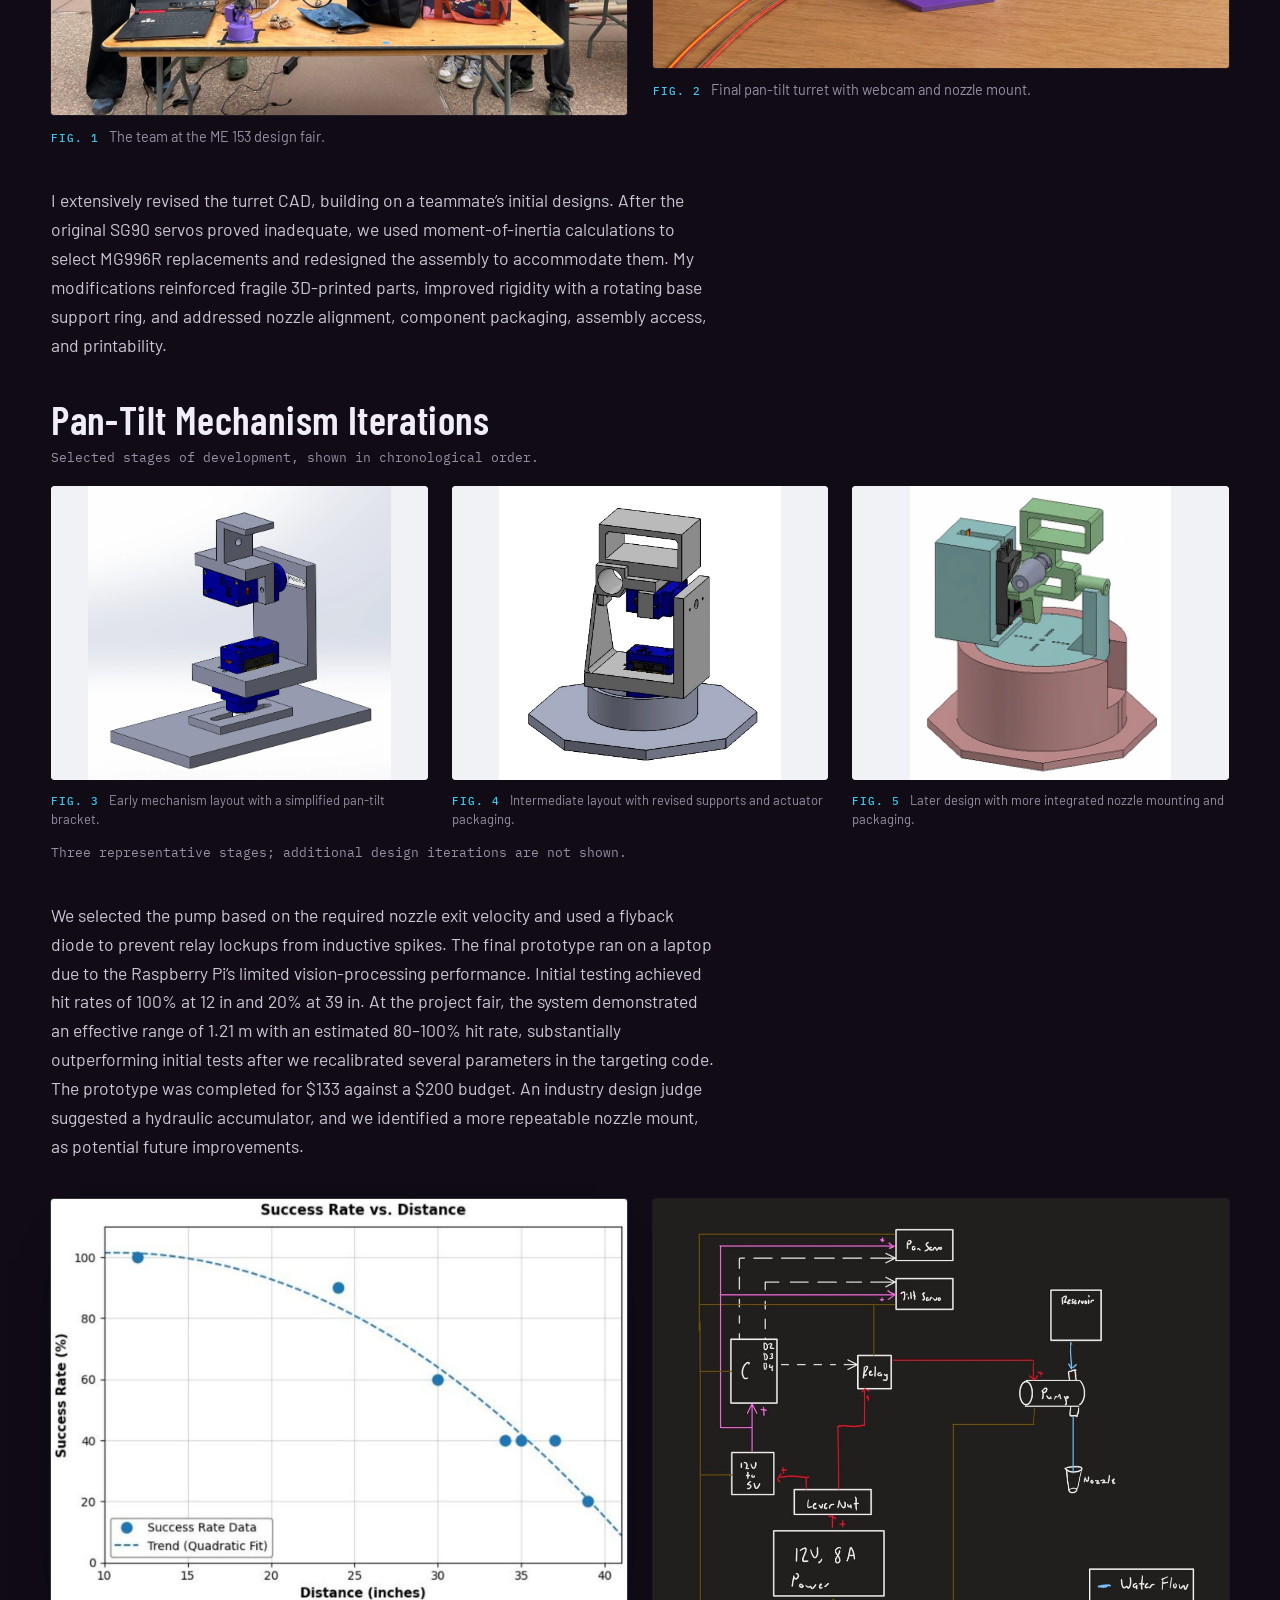
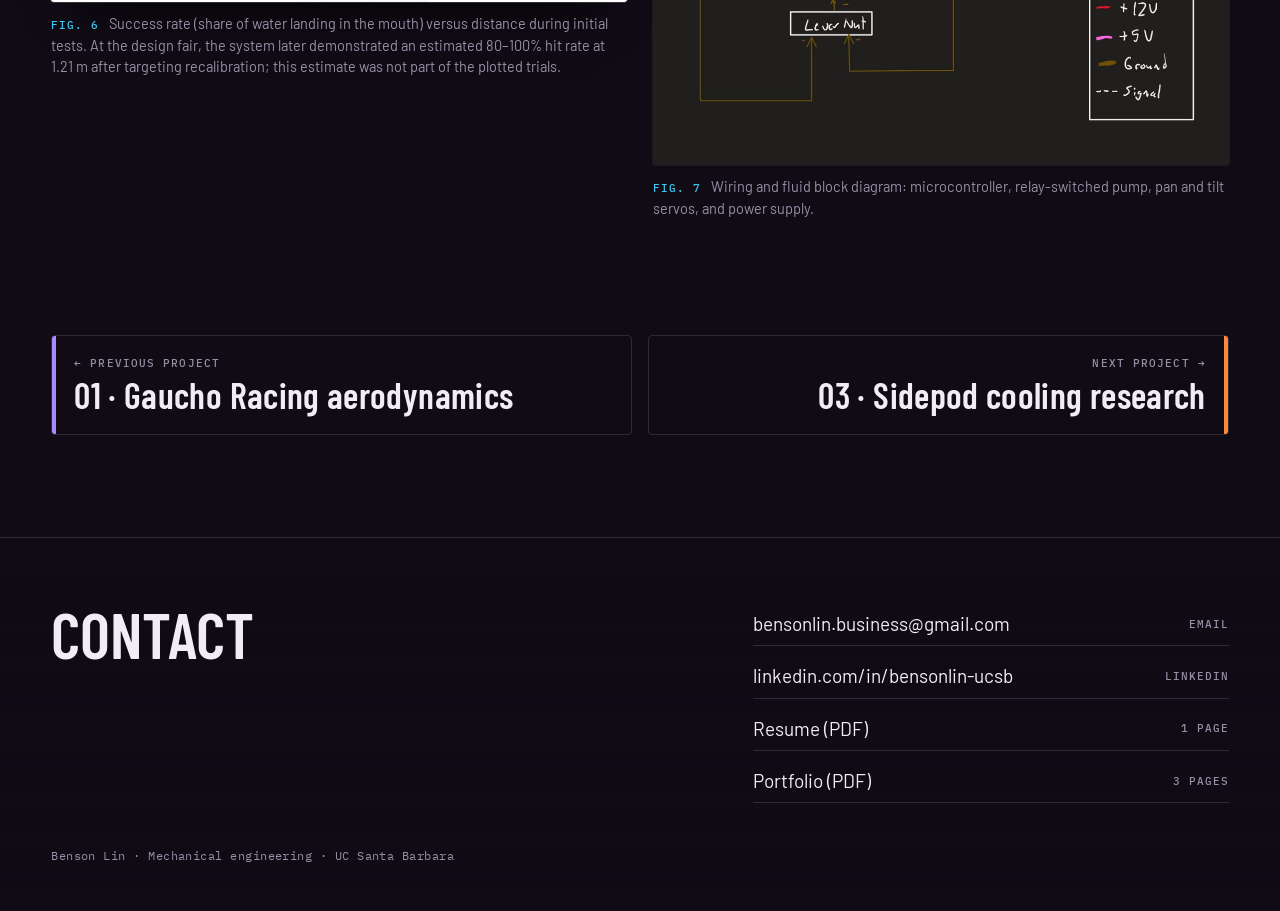
<file: hydration-bot.html>
<!DOCTYPE html>

<html lang="en"><head>
<meta charset="utf-8"/><meta content="width=device-width,initial-scale=1,viewport-fit=cover" name="viewport"/>
<title>Hydration Bot — Benson Lin</title><meta content="A computer-vision turret that aims a water stream into an open mouth." name="description"/>
<meta content="#09080d" name="theme-color"/><meta content="dark" name="color-scheme"/>
<meta content="Hydration Bot — Benson Lin" property="og:title"/><meta content="A computer-vision turret that aims a water stream into an open mouth." property="og:description"/><meta content="website" property="og:type"/><meta content="https://dodango.github.io/portfolio/assets/og.jpg" property="og:image"/><meta content="1200" property="og:image:width"/><meta content="630" property="og:image:height"/><meta content="https://dodango.github.io/portfolio/hydration-bot.html" property="og:url"/><meta content="summary_large_image" name="twitter:card"/><link href="https://dodango.github.io/portfolio/hydration-bot.html" rel="canonical"/>
<link href="favicon.svg" rel="icon" type="image/svg+xml"/><link href="gaucho-racing.html" rel="prev"/><link href="sidepod-cooling.html" rel="next"/>
<script>try{if(sessionStorage.getItem('bl-music')==='1')document.documentElement.classList.add('music')}catch(e){}</script>
<link href="https://fonts.googleapis.com" rel="preconnect"/><link crossorigin="" href="https://fonts.gstatic.com" rel="preconnect"/>
<link href="https://fonts.googleapis.com/css2?family=Barlow+Condensed:wght@500;600;700&amp;family=Barlow:wght@400;500;600&amp;family=IBM+Plex+Mono:wght@400;500&amp;family=Silkscreen:wght@400&amp;display=swap" rel="stylesheet"/><noscript><link href="https://fonts.googleapis.com/css2?family=Barlow+Condensed:wght@500;600;700&amp;family=Barlow:wght@400;500;600&amp;family=IBM+Plex+Mono:wght@400;500&amp;family=Silkscreen:wght@400&amp;display=swap" rel="stylesheet"/></noscript>
<script>
/* V6.12: Keep text hidden until its real font faces load; eliminate font swapping on visible pages. */
(function(){
  var root=document.documentElement;
  root.classList.add('fonts-pending');
  if(!document.fonts || !document.fonts.load){root.classList.remove('fonts-pending');return;}
  var cleared=false;
  function show(){if(cleared)return;cleared=true;root.classList.remove('fonts-pending');}
  var faces=['400 17px "Barlow"','500 17px "Barlow"','600 17px "Barlow"',
             '500 21px "Barlow Condensed"','600 21px "Barlow Condensed"','700 21px "Barlow Condensed"',
             '400 12px "IBM Plex Mono"','500 12px "IBM Plex Mono"',
             '400 12px "Silkscreen"'];
  Promise.all(faces.map(function(face){return document.fonts.load(face);})).then(show,show);
  setTimeout(show,5500); /* fail safe for blocked/offline Google Fonts */
})();
</script>
<link href="site.css?v=final5" rel="stylesheet"/>
<script defer="" src="site.js?v=6.29"></script>
</head>
<body data-p="hb" data-page="project" id="top">
<a class="skip" href="#main">Skip to content</a>
<div aria-hidden="true" class="carbon"><div class="sheen"><i></i></div></div>
<header class="bar"><a aria-label="Benson Lin — Home" class="brand" href="index.html" title="Back to homepage"><span class="brand-name">Benson Lin</span><span aria-hidden="true" class="brand-home">⌂ Home</span></a>
<nav aria-label="Primary" class="nav">
<details class="work-menu"><summary>Work</summary><div class="work-panel"><a href="gaucho-racing.html" style="--c:#a98bff"><i></i><span>Gaucho Racing aerodynamics</span><b>01</b></a><a aria-current="page" href="hydration-bot.html" style="--c:#3cc8f0"><i></i><span>Hydration Bot</span><b>02</b></a><a href="sidepod-cooling.html" style="--c:#ff8a3d"><i></i><span>Sidepod cooling research</span><b>03</b></a><a href="disney-capstone.html" style="--c:#6b8cff"><i></i><span>Sensor-fusion robotic arm</span><b>04</b></a><a href="thumb-rest.html" style="--c:#b4c3dd"><i></i><span>Generative-design clarinet thumb rest</span><b>05</b></a><a href="capillary-spreading.html" style="--c:#6fe0b0"><i></i><span>Capillary spreading experiments</span><b>06</b></a><a href="bracket-fea.html" style="--c:#ff5a6e"><i></i><span>Front wing bracket — FEA study</span><b>07</b></a><a href="laziness-detector.html" style="--c:#ffcf3f"><i></i><span>Laziness Detector — ME 10</span><b>08</b></a><hr/><a href="extras.html" style="--c:#c4a8ff"><i></i><span>Extras</span><b>—</b></a></div></details>
<a href="index.html#about">About</a><a href="extras.html">Extras</a>
<a class="res" href="Benson_Lin_Resume.pdf" rel="noopener" target="_blank">Résumé ↗</a><a class="opt" href="#contact">Contact</a></nav></header>
<main id="main"><header class="ph"><div class="ph-in"><a class="back" href="index.html#work">← All projects</a>
<div class="ph-title project-flair-title"><svg aria-hidden="true" class="project-flair flair-water" focusable="false" viewbox="0 0 180 64"><path d="M1 51 Q48 2 104 22 T161 11"></path><circle cx="114" cy="18" r="2.7"></circle><circle cx="140" cy="12" r="2.1"></circle><circle cx="167" cy="7" r="3"></circle><circle cx="174" cy="25" r="1.8"></circle></svg><p class="kicker"><span class="no">02</span>Mechatronics · Controls</p><h1>Hydration Bot</h1><p class="meta">Junior capstone (ME 153), Spring 2026. Team of four with Ryan Lee, Satvik Subbaraman, and Kelvin Quach; $200 budget</p></div>
<figure class="ph-media frame"><img alt="A person in a blue poncho with his mouth open as a stream of water from the turret on a table reaches him, with onlookers watching" decoding="async" fetchpriority="high" height="795" src="assets/image-14.jpg" width="1003"/><figcaption>The Hydration Bot in use at the design fair.</figcaption></figure></div></header><div class="readouts"><dl><div><dt>1.21 m</dt><dd>effective range demonstrated at the design fair</dd></div><div><dt>100% to 20%</dt><dd>hit rate from 12 in to 39 in, measured before a pump voltage drop was diagnosed</dd></div><div><dt>2.35</dt><dd>torque factor of safety on the MG996R pan-tilt servos</dd></div></dl></div><div class="body"><div class="grid" style="display:block"><section class="sec" id="overview"><div class="text hb-copy hb-intro">
<p>A hands-free water delivery system for helmeted athletes: a camera tracks the user’s face, and when the mouth opens, a pan-tilt turret aims a pulsed water stream at it.</p>
<p>As project lead, I coordinated the team and developed the vision and control systems. I implemented face tracking using Python and MediaPipe, integrated with an Arduino-based pan-tilt controller. Adding derivative control and a deadzone to the initial proportional controller reduced hunting and jitter near the target. To account for projectile drop, I calibrated a facial landmark-based distance estimator using physical measurements and implemented distance-dependent aiming corrections. I also resolved a tracking limitation by keeping the face centered in the camera view and applying the upward aiming correction only when firing.</p>
</div><aside class="margin"><h3>Project documentation</h3><p>The complete team final report documents the prototypes, design decisions, control system, testing, and limitations.</p><a class="doc" href="Hydration_Bot_Final_Report.pdf" rel="noopener" target="_blank"><span class="sheet"><img alt="" decoding="async" loading="lazy" src="assets/docs/Hydration_Bot_Final_Report.webp"/></span><span><b>Hydration Bot — team final report ↗</b><small>PDF · 9 pages</small></span></a><p class="tools">Python, MediaPipe, Arduino, SolidWorks, 3D printing</p></aside><div class="full pairs"><figure class="fig dark"><a class="zoom" href="assets/image-15.jpg"><img alt="Four team members standing behind the Hydration Bot table with the turret, laptop, and project poster" decoding="async" height="1050" loading="lazy" src="assets/image-15.jpg" width="1400"/></a><figcaption>The team at the ME 153 design fair.</figcaption></figure><figure class="fig dark"><a class="zoom" href="assets/image-16.jpg"><img alt="Final Hydration Bot pan-tilt turret with webcam on a desk" decoding="async" height="936" loading="lazy" src="assets/image-16.jpg" width="1400"/></a><figcaption>Final pan-tilt turret with webcam and nozzle mount.</figcaption></figure></div><div class="text hb-copy hb-mechanical">
<p>I extensively revised the turret CAD, building on a teammate’s initial designs. After the original SG90 servos proved inadequate, we used moment-of-inertia calculations to select MG996R replacements and redesigned the assembly to accommodate them. My modifications reinforced fragile 3D-printed parts, improved rigidity with a rotating base support ring, and addressed nozzle alignment, component packaging, assembly access, and printability.</p>
</div>
<div class="full hb-iteration-section"><h2>Pan-Tilt Mechanism Iterations</h2>
<p class="hb-gallery-intro">Selected stages of development, shown in chronological order.</p>
<div aria-label="Three representative pan-tilt mechanism design stages" class="hb-iteration-gallery">
<figure class="fig hb-iteration"><a class="zoom" href="assets/pan-tilt-stage-1.webp"><img alt="Earliest CAD stage: basic gray pan-tilt support bracket holding two servos above a slotted base plate" height="761" loading="lazy" src="assets/pan-tilt-stage-1.webp" width="785"/></a><figcaption>Early mechanism layout with a simplified pan-tilt bracket.</figcaption></figure>
<figure class="fig hb-iteration"><a class="zoom" href="assets/pan-tilt-stage-2.webp"><img alt="Intermediate CAD stage: taller structural frame, visible blue servos and broad rotating base" height="480" loading="lazy" src="assets/pan-tilt-stage-2.webp" width="461"/></a><figcaption>Intermediate layout with revised supports and actuator packaging.</figcaption></figure>
<figure class="fig hb-iteration"><a class="zoom" href="assets/pan-tilt-stage-3.webp"><img alt="Later CAD stage: cyan support structures, green nozzle and camera mounting assembly, and wide cylindrical swivel base" height="618" loading="lazy" src="assets/pan-tilt-stage-3.webp" width="548"/></a><figcaption>Later design with more integrated nozzle mounting and packaging.</figcaption></figure>
</div><p class="hb-gallery-note">Three representative stages; additional design iterations are not shown.</p>
</div>
<div class="text hb-copy hb-testing">
<p>We selected the pump based on the required nozzle exit velocity and used a flyback diode to prevent relay lockups from inductive spikes. The final prototype ran on a laptop due to the Raspberry Pi’s limited vision-processing performance. Initial testing achieved hit rates of 100% at 12 in and 20% at 39 in. At the project fair, the system demonstrated an effective range of 1.21 m with an estimated 80–100% hit rate, substantially outperforming initial tests after we recalibrated several parameters in the targeting code. The prototype was completed for $133 against a $200 budget. An industry design judge suggested a hydraulic accumulator, and we identified a more repeatable nozzle mount, as potential future improvements.</p>
</div><div class="full pairs"><figure class="fig plate"><a class="zoom" href="assets/image-17.jpg"><img alt="Plot of Hydration Bot success rate falling from 100 percent to 20 percent as distance increases from 12 to 39 inches" decoding="async" height="946" loading="lazy" src="assets/image-17.jpg" width="1353"/></a><figcaption>Success rate (share of water landing in the mouth) versus distance during initial tests. At the design fair, the system later demonstrated an estimated 80–100% hit rate at 1.21 m after targeting recalibration; this estimate was not part of the plotted trials.</figcaption></figure><figure class="fig dark"><a class="zoom" href="assets/image-18.jpg"><img alt="Block diagram of the Hydration Bot showing the microcontroller, relay, pump, servos, 12 V supply, and 12 V to 5 V converter" decoding="async" height="1081" loading="lazy" src="assets/image-18.jpg" width="1100"/></a><figcaption>Wiring and fluid block diagram: microcontroller, relay-switched pump, pan and tilt servos, and power supply.</figcaption></figure></div></section></div></div><nav aria-label="Projects" class="pager"><a class="prev" href="gaucho-racing.html" style="--c:#a98bff;--c-rgb:169,139,255"><small>← Previous project</small><b>01 · Gaucho Racing aerodynamics</b></a><a class="next" href="sidepod-cooling.html" style="--c:#ff8a3d;--c-rgb:255,138,61"><small>Next project →</small><b>03 · Sidepod cooling research</b></a></nav></main><footer class="foot" id="contact"><div class="wrap"><div class="grid">
<div class="text"><h2>Contact</h2></div>
<div class="links colr"><a href="mailto:bensonlin.business@gmail.com"><span>bensonlin.business@gmail.com</span><small>Email</small></a>
<a href="https://linkedin.com/in/bensonlin-ucsb" rel="noopener"><span>linkedin.com/in/bensonlin-ucsb</span><small>LinkedIn</small></a>
<a href="Benson_Lin_Resume.pdf" rel="noopener" target="_blank"><span>Resume (PDF)</span><small>1 page</small></a><a href="Benson_Lin_Portfolio.pdf" rel="noopener" target="_blank"><span>Portfolio (PDF)</span><small>3 pages</small></a></div>
<p class="fine">Benson Lin · Mechanical engineering · UC Santa Barbara</p></div></div></footer>
<dialog aria-label="Enlarged image" id="lb"><div class="lb-bar"><span class="cnt"></span><button aria-label="Previous image" class="lb-prev" type="button">←</button><button aria-label="Next image" class="lb-next" type="button">→</button><button class="lb-x" type="button">Close</button></div><div class="lb-stage"><img alt=""/></div><p class="cap"></p></dialog>
<button aria-label="Return to the normal engineering portfolio theme" hidden="" id="mm-exit" type="button">♫ Return to engineering mode</button>
</body></html>
</file>
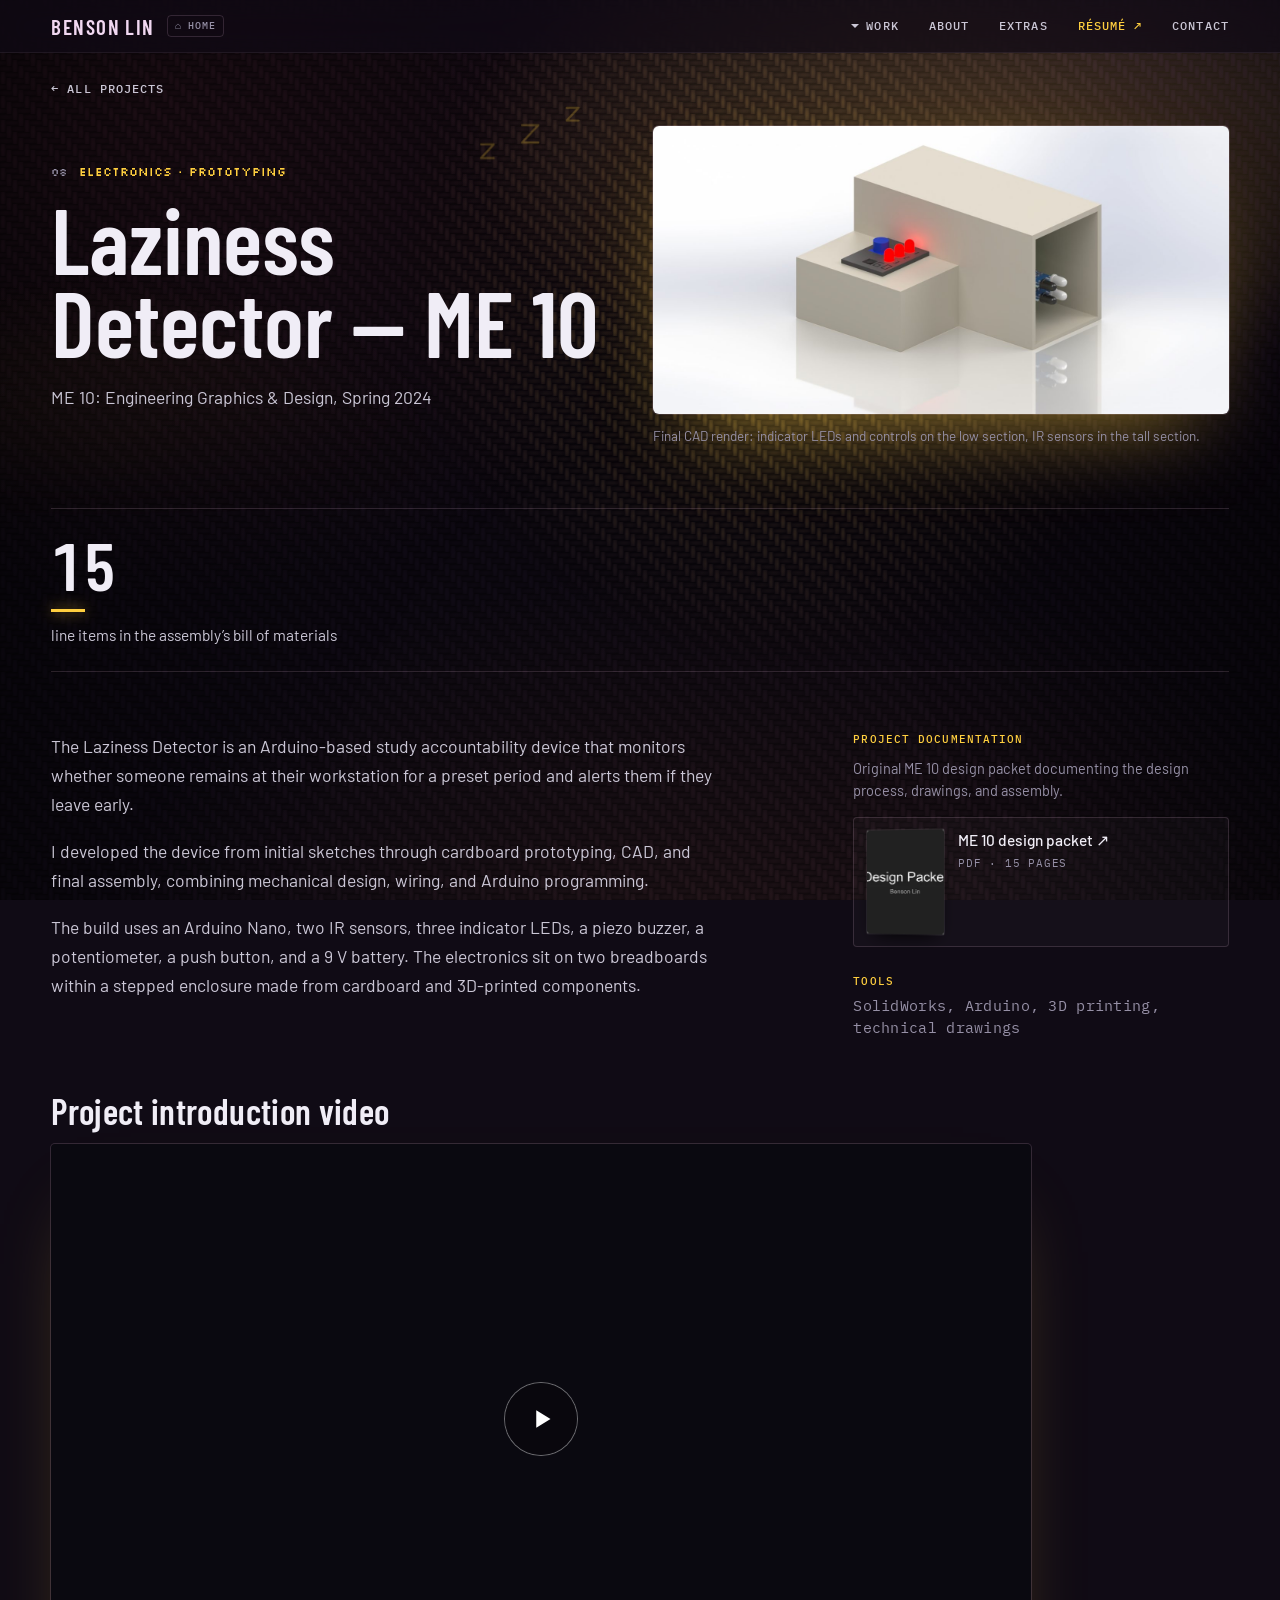
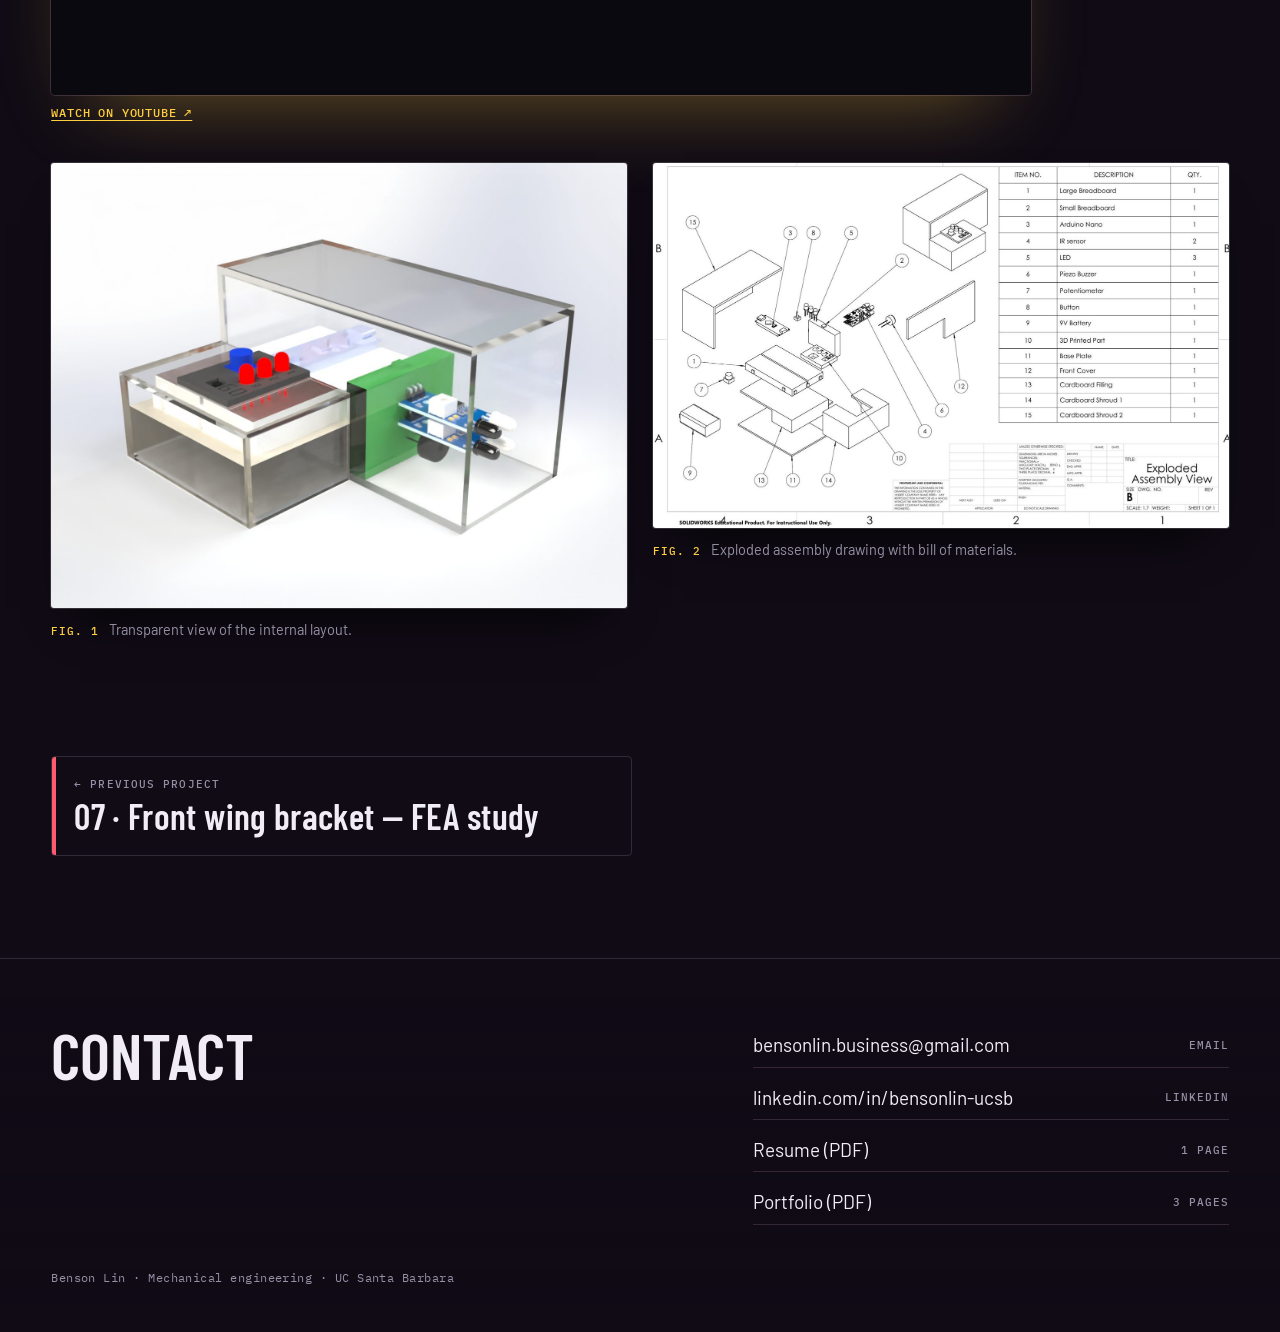
<file: laziness-detector.html>
<!DOCTYPE html>

<html lang="en"><head>
<meta charset="utf-8"/><meta content="width=device-width,initial-scale=1,viewport-fit=cover" name="viewport"/>
<title>Laziness Detector — ME 10 — Benson Lin</title><meta content="An Arduino-based study timer designed to keep you at your desk for an allotted study period, with sensors and alerts to discourage leaving early." name="description"/>
<meta content="#09080d" name="theme-color"/><meta content="dark" name="color-scheme"/>
<meta content="Laziness Detector — ME 10 — Benson Lin" property="og:title"/><meta content="An Arduino-based study timer designed to keep you at your desk for an allotted study period, with sensors and alerts to discourage leaving early." property="og:description"/><meta content="website" property="og:type"/><meta content="https://dodango.github.io/portfolio/assets/og.jpg" property="og:image"/><meta content="1200" property="og:image:width"/><meta content="630" property="og:image:height"/><meta content="https://dodango.github.io/portfolio/laziness-detector.html" property="og:url"/><meta content="summary_large_image" name="twitter:card"/><link href="https://dodango.github.io/portfolio/laziness-detector.html" rel="canonical"/>
<link href="favicon.svg" rel="icon" type="image/svg+xml"/><link href="bracket-fea.html" rel="prev"/>
<script>try{if(sessionStorage.getItem('bl-music')==='1')document.documentElement.classList.add('music')}catch(e){}</script>
<link href="https://fonts.googleapis.com" rel="preconnect"/><link crossorigin="" href="https://fonts.gstatic.com" rel="preconnect"/>
<link href="https://fonts.googleapis.com/css2?family=Barlow+Condensed:wght@500;600;700&amp;family=Barlow:wght@400;500;600&amp;family=IBM+Plex+Mono:wght@400;500&amp;family=Silkscreen:wght@400&amp;display=swap" rel="stylesheet"/><noscript><link href="https://fonts.googleapis.com/css2?family=Barlow+Condensed:wght@500;600;700&amp;family=Barlow:wght@400;500;600&amp;family=IBM+Plex+Mono:wght@400;500&amp;family=Silkscreen:wght@400&amp;display=swap" rel="stylesheet"/></noscript>
<script>
/* V6.12: Keep text hidden until its real font faces load; eliminate font swapping on visible pages. */
(function(){
  var root=document.documentElement;
  root.classList.add('fonts-pending');
  if(!document.fonts || !document.fonts.load){root.classList.remove('fonts-pending');return;}
  var cleared=false;
  function show(){if(cleared)return;cleared=true;root.classList.remove('fonts-pending');}
  var faces=['400 17px "Barlow"','500 17px "Barlow"','600 17px "Barlow"',
             '500 21px "Barlow Condensed"','600 21px "Barlow Condensed"','700 21px "Barlow Condensed"',
             '400 12px "IBM Plex Mono"','500 12px "IBM Plex Mono"',
             '400 12px "Silkscreen"'];
  Promise.all(faces.map(function(face){return document.fonts.load(face);})).then(show,show);
  setTimeout(show,5500); /* fail safe for blocked/offline Google Fonts */
})();
</script>
<link href="site.css?v=final4" rel="stylesheet"/>
<script defer="" src="site.js?v=6.29"></script>
</head>
<body data-p="ld" data-page="project" id="top">
<a class="skip" href="#main">Skip to content</a>
<div aria-hidden="true" class="carbon"><div class="sheen"><i></i></div></div>
<header class="bar"><a aria-label="Benson Lin — Home" class="brand" href="index.html" title="Back to homepage"><span class="brand-name">Benson Lin</span><span aria-hidden="true" class="brand-home">⌂ Home</span></a>
<nav aria-label="Primary" class="nav">
<details class="work-menu"><summary>Work</summary><div class="work-panel"><a href="gaucho-racing.html" style="--c:#a98bff"><i></i><span>Gaucho Racing aerodynamics</span><b>01</b></a><a href="hydration-bot.html" style="--c:#3cc8f0"><i></i><span>Hydration Bot</span><b>02</b></a><a href="sidepod-cooling.html" style="--c:#ff8a3d"><i></i><span>Sidepod cooling research</span><b>03</b></a><a href="disney-capstone.html" style="--c:#6b8cff"><i></i><span>Sensor-fusion robotic arm</span><b>04</b></a><a href="thumb-rest.html" style="--c:#b4c3dd"><i></i><span>Generative-design clarinet thumb rest</span><b>05</b></a><a href="capillary-spreading.html" style="--c:#6fe0b0"><i></i><span>Capillary spreading experiments</span><b>06</b></a><a href="bracket-fea.html" style="--c:#ff5a6e"><i></i><span>Front wing bracket — FEA study</span><b>07</b></a><a aria-current="page" href="laziness-detector.html" style="--c:#ffcf3f"><i></i><span>Laziness Detector — ME 10</span><b>08</b></a><hr/><a href="extras.html" style="--c:#c4a8ff"><i></i><span>Extras</span><b>—</b></a></div></details>
<a href="index.html#about">About</a><a href="extras.html">Extras</a>
<a class="res" href="Benson_Lin_Resume.pdf" rel="noopener" target="_blank">Résumé ↗</a><a class="opt" href="#contact">Contact</a></nav></header>
<main id="main"><header class="ph"><div class="ph-in"><a class="back" href="index.html#work">← All projects</a>
<div class="ph-title project-flair-title"><svg aria-hidden="true" class="project-flair flair-sleep" focusable="false" viewbox="0 0 180 64"><path d="M45 43h14l-14 15h14"></path><path d="M90 22h18L90 41h18"></path><path d="M139 3h13l-13 14h13"></path></svg><p class="kicker"><span class="no">08</span>Electronics · Prototyping</p><h1>Laziness Detector — ME 10</h1><p class="meta">ME 10: Engineering Graphics &amp; Design, Spring 2024</p></div>
<figure class="ph-media frame plate"><img alt="Render of the stepped enclosure with three red LEDs and a potentiometer on the low section and IR sensors inside the tall section" decoding="async" fetchpriority="high" height="750" src="assets/image-26.jpg" width="1500"/><figcaption>Final CAD render: indicator LEDs and controls on the low section, IR sensors in the tall section.</figcaption></figure></div></header><div class="readouts"><dl><div><dt>15</dt><dd>line items in the assembly’s bill of materials</dd></div></dl></div><div class="body"><div class="grid" style="display:block"><section class="sec" id="overview"><div class="text"><p>The Laziness Detector is an Arduino-based study accountability device that monitors whether someone remains at their workstation for a preset period and alerts them if they leave early.</p><p>I developed the device from initial sketches through cardboard prototyping, CAD, and final assembly, combining mechanical design, wiring, and Arduino programming.</p><p>The build uses an Arduino Nano, two IR sensors, three indicator LEDs, a piezo buzzer, a potentiometer, a push button, and a 9 V battery. The electronics sit on two breadboards within a stepped enclosure made from cardboard and 3D-printed components.</p></div><aside class="margin"><h3>Project documentation</h3><p>Original ME 10 design packet documenting the design process, drawings, and assembly.</p><a class="doc" href="ME10_Design_Packet.pdf" rel="noopener" target="_blank"><span class="sheet"><img alt="" decoding="async" loading="lazy" src="assets/docs/ME10_Design_Packet.webp"/></span><span><b>ME 10 design packet ↗</b><small>PDF · 15 pages</small></span></a><p class="tools">SolidWorks, Arduino, 3D printing, technical drawings</p></aside><div class="screen solo full"><div class="sv"><h4 style="margin-bottom:14px">Project introduction video</h4><button aria-label="Play video: Project introduction video" class="yt" data-id="MZKevEH9WU0" data-title="Project introduction video" type="button"><img alt="" decoding="async" loading="lazy" src="https://i.ytimg.com/vi/MZKevEH9WU0/hqdefault.jpg"/></button><a class="ytlink" href="https://www.youtube.com/watch?v=MZKevEH9WU0" rel="noopener noreferrer" target="_blank">Watch on YouTube ↗</a></div></div><div class="half"><figure class="fig plate"><a class="zoom" href="assets/image-27.jpg"><img alt="Transparent render of the enclosure showing the breadboards, Arduino, buzzer, and two IR sensors inside" decoding="async" height="1080" loading="lazy" src="assets/image-27.jpg" width="1398"/></a><figcaption>Transparent view of the internal layout.</figcaption></figure></div><div class="half"><figure class="fig plate"><a class="zoom" href="assets/image-28.jpg"><img alt="Exploded assembly drawing with a numbered bill of materials" decoding="async" height="949" loading="lazy" src="assets/image-28.jpg" width="1500"/></a><figcaption>Exploded assembly drawing with bill of materials.</figcaption></figure></div></section></div></div><nav aria-label="Projects" class="pager"><a class="prev" href="bracket-fea.html" style="--c:#ff5a6e;--c-rgb:255,90,110"><small>← Previous project</small><b>07 · Front wing bracket — FEA study</b></a></nav></main><footer class="foot" id="contact"><div class="wrap"><div class="grid">
<div class="text"><h2>Contact</h2></div>
<div class="links colr"><a href="mailto:bensonlin.business@gmail.com"><span>bensonlin.business@gmail.com</span><small>Email</small></a>
<a href="https://linkedin.com/in/bensonlin-ucsb" rel="noopener"><span>linkedin.com/in/bensonlin-ucsb</span><small>LinkedIn</small></a>
<a href="Benson_Lin_Resume.pdf" rel="noopener" target="_blank"><span>Resume (PDF)</span><small>1 page</small></a><a href="Benson_Lin_Portfolio.pdf" rel="noopener" target="_blank"><span>Portfolio (PDF)</span><small>3 pages</small></a></div>
<p class="fine">Benson Lin · Mechanical engineering · UC Santa Barbara</p></div></div></footer>
<dialog aria-label="Enlarged image" id="lb"><div class="lb-bar"><span class="cnt"></span><button aria-label="Previous image" class="lb-prev" type="button">←</button><button aria-label="Next image" class="lb-next" type="button">→</button><button class="lb-x" type="button">Close</button></div><div class="lb-stage"><img alt=""/></div><p class="cap"></p></dialog>
<button aria-label="Return to the normal engineering portfolio theme" hidden="" id="mm-exit" type="button">♫ Return to engineering mode</button>
</body></html>
</file>
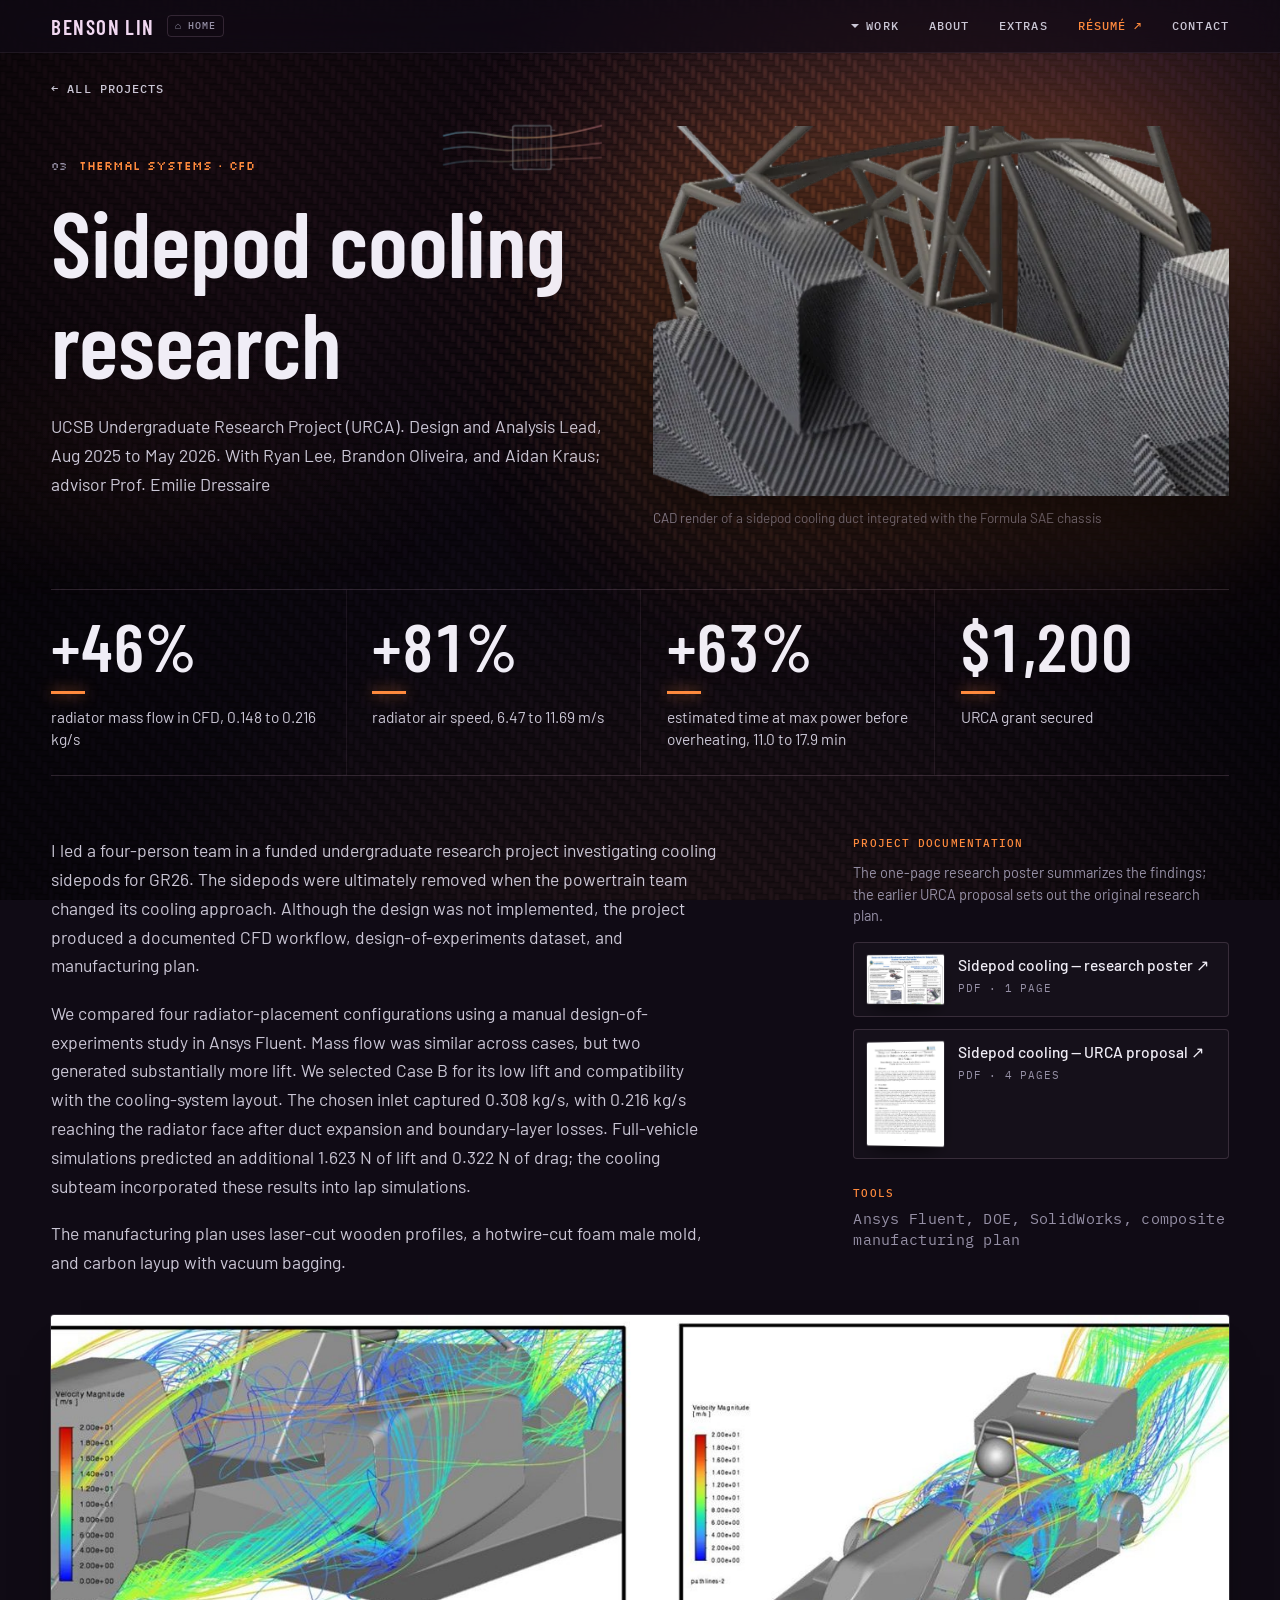
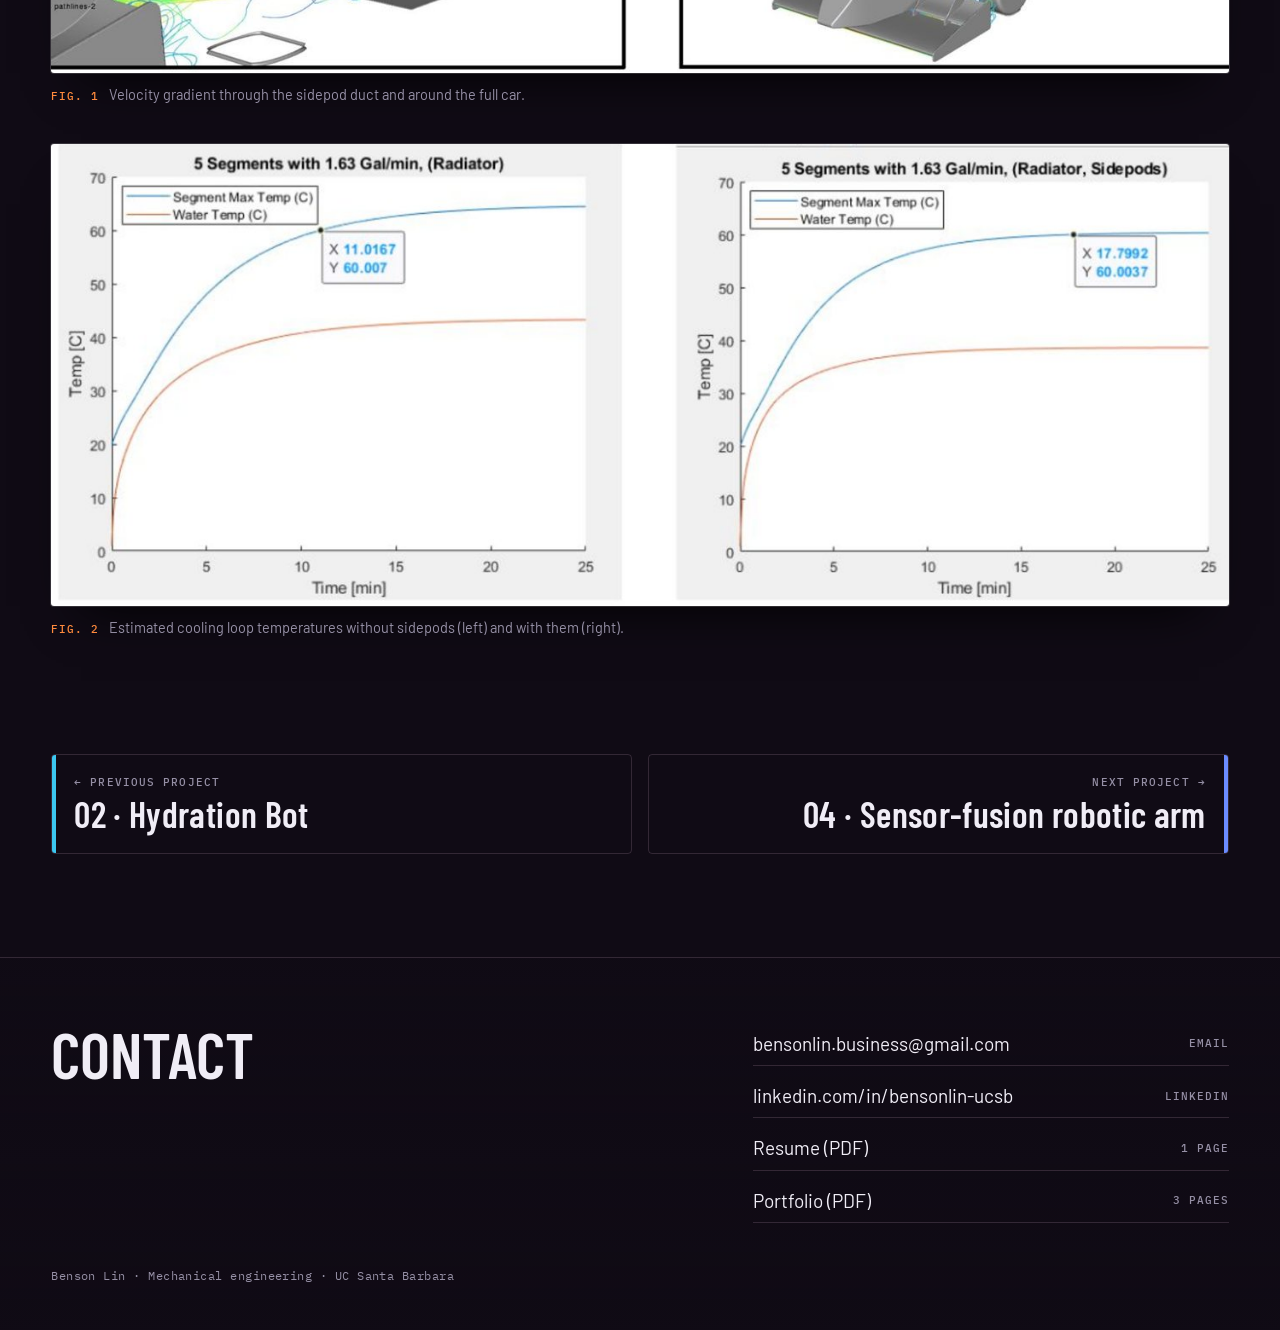
<file: sidepod-cooling.html>
<!DOCTYPE html>

<html lang="en"><head>
<meta charset="utf-8"/><meta content="width=device-width,initial-scale=1,viewport-fit=cover" name="viewport"/>
<title>Sidepod cooling research — Benson Lin</title><meta content="CFD-driven sidepod and radiator duct design, funded by a $1,200 URCA grant." name="description"/>
<meta content="#09080d" name="theme-color"/><meta content="dark" name="color-scheme"/>
<meta content="Sidepod cooling research — Benson Lin" property="og:title"/><meta content="CFD-driven sidepod and radiator duct design, funded by a $1,200 URCA grant." property="og:description"/><meta content="website" property="og:type"/><meta content="https://dodango.github.io/portfolio/assets/og.jpg" property="og:image"/><meta content="1200" property="og:image:width"/><meta content="630" property="og:image:height"/><meta content="https://dodango.github.io/portfolio/sidepod-cooling.html" property="og:url"/><meta content="summary_large_image" name="twitter:card"/><link href="https://dodango.github.io/portfolio/sidepod-cooling.html" rel="canonical"/>
<link href="favicon.svg" rel="icon" type="image/svg+xml"/><link href="hydration-bot.html" rel="prev"/><link href="disney-capstone.html" rel="next"/>
<script>try{if(sessionStorage.getItem('bl-music')==='1')document.documentElement.classList.add('music')}catch(e){}</script>
<link href="https://fonts.googleapis.com" rel="preconnect"/><link crossorigin="" href="https://fonts.gstatic.com" rel="preconnect"/>
<link href="https://fonts.googleapis.com/css2?family=Barlow+Condensed:wght@500;600;700&amp;family=Barlow:wght@400;500;600&amp;family=IBM+Plex+Mono:wght@400;500&amp;family=Silkscreen:wght@400&amp;display=swap" rel="stylesheet"/><noscript><link href="https://fonts.googleapis.com/css2?family=Barlow+Condensed:wght@500;600;700&amp;family=Barlow:wght@400;500;600&amp;family=IBM+Plex+Mono:wght@400;500&amp;family=Silkscreen:wght@400&amp;display=swap" rel="stylesheet"/></noscript>
<script>
/* V6.12: Keep text hidden until its real font faces load; eliminate font swapping on visible pages. */
(function(){
  var root=document.documentElement;
  root.classList.add('fonts-pending');
  if(!document.fonts || !document.fonts.load){root.classList.remove('fonts-pending');return;}
  var cleared=false;
  function show(){if(cleared)return;cleared=true;root.classList.remove('fonts-pending');}
  var faces=['400 17px "Barlow"','500 17px "Barlow"','600 17px "Barlow"',
             '500 21px "Barlow Condensed"','600 21px "Barlow Condensed"','700 21px "Barlow Condensed"',
             '400 12px "IBM Plex Mono"','500 12px "IBM Plex Mono"',
             '400 12px "Silkscreen"'];
  Promise.all(faces.map(function(face){return document.fonts.load(face);})).then(show,show);
  setTimeout(show,5500); /* fail safe for blocked/offline Google Fonts */
})();
</script>
<link href="site.css?v=final4" rel="stylesheet"/>
<script defer="" src="site.js?v=6.29"></script>
</head>
<body data-p="sp" data-page="project" id="top">
<a class="skip" href="#main">Skip to content</a>
<div aria-hidden="true" class="carbon"><div class="sheen"><i></i></div></div>
<header class="bar"><a aria-label="Benson Lin — Home" class="brand" href="index.html" title="Back to homepage"><span class="brand-name">Benson Lin</span><span aria-hidden="true" class="brand-home">⌂ Home</span></a>
<nav aria-label="Primary" class="nav">
<details class="work-menu"><summary>Work</summary><div class="work-panel"><a href="gaucho-racing.html" style="--c:#a98bff"><i></i><span>Gaucho Racing aerodynamics</span><b>01</b></a><a href="hydration-bot.html" style="--c:#3cc8f0"><i></i><span>Hydration Bot</span><b>02</b></a><a aria-current="page" href="sidepod-cooling.html" style="--c:#ff8a3d"><i></i><span>Sidepod cooling research</span><b>03</b></a><a href="disney-capstone.html" style="--c:#6b8cff"><i></i><span>Sensor-fusion robotic arm</span><b>04</b></a><a href="thumb-rest.html" style="--c:#b4c3dd"><i></i><span>Generative-design clarinet thumb rest</span><b>05</b></a><a href="capillary-spreading.html" style="--c:#6fe0b0"><i></i><span>Capillary spreading experiments</span><b>06</b></a><a href="bracket-fea.html" style="--c:#ff5a6e"><i></i><span>Front wing bracket — FEA study</span><b>07</b></a><a href="laziness-detector.html" style="--c:#ffcf3f"><i></i><span>Laziness Detector — ME 10</span><b>08</b></a><hr/><a href="extras.html" style="--c:#c4a8ff"><i></i><span>Extras</span><b>—</b></a></div></details>
<a href="index.html#about">About</a><a href="extras.html">Extras</a>
<a class="res" href="Benson_Lin_Resume.pdf" rel="noopener" target="_blank">Résumé ↗</a><a class="opt" href="#contact">Contact</a></nav></header>
<main id="main"><header class="ph"><div class="ph-in"><a class="back" href="index.html#work">← All projects</a>
<div class="ph-title project-flair-title"><svg aria-hidden="true" class="project-flair flair-thermal" focusable="false" viewbox="0 0 180 75"><defs><lineargradient id="sidepod-thermal-grad" x1="0" x2="1"><stop offset="0" stop-color="#73c8ef"></stop><stop offset=".52" stop-color="#f1c485"></stop><stop offset="1" stop-color="#e88e99"></stop></lineargradient></defs><g class="radiator-core"><rect class="radiator-frame" height="48" rx="2" width="42" x="80" y="16"></rect><path class="radiator-fin" d="M86 19V61 M91 19V61 M96 19V61 M101 19V61 M106 19V61 M111 19V61 M116 19V61"></path><path class="radiator-inlet" d="M77 21h3m-3 38h3"></path><path class="radiator-outlet" d="M122 21h4m-4 38h4"></path></g><path class="airflow high" d="M4 27 C36 18 54 28 80 29 S122 30 177 16"></path><path class="airflow mid" d="M4 42 C36 34 54 45 80 43 S122 42 177 35"></path><path class="airflow low" d="M4 59 C36 51 54 57 80 55 S122 54 177 51"></path></svg><p class="kicker"><span class="no">03</span>Thermal systems · CFD</p><h1>Sidepod cooling research</h1><p class="meta">UCSB Undergraduate Research Project (URCA). Design and Analysis Lead, Aug 2025 to May 2026. With Ryan Lee, Brandon Oliveira, and Aidan Kraus; advisor Prof. Emilie Dressaire</p></div>
<figure class="ph-media cut"><img alt="" decoding="async" fetchpriority="high" height="462" src="assets/thumbs/sidepod-cooling-cutout.png" width="720"/><figcaption>CAD render of a sidepod cooling duct integrated with the Formula SAE chassis</figcaption></figure></div></header><div class="readouts"><dl><div><dt>+46%</dt><dd>radiator mass flow in CFD, 0.148 to 0.216 kg/s</dd></div><div><dt>+81%</dt><dd>radiator air speed, 6.47 to 11.69 m/s</dd></div><div><dt>+63%</dt><dd>estimated time at max power before overheating, 11.0 to 17.9 min</dd></div><div><dt>$1,200</dt><dd>URCA grant secured</dd></div></dl></div><div class="body"><div class="grid" style="display:block"><section class="sec" id="overview"><div class="text"><p>I led a four-person team in a funded undergraduate research project investigating cooling sidepods for GR26. The sidepods were ultimately removed when the powertrain team changed its cooling approach. Although the design was not implemented, the project produced a documented CFD workflow, design-of-experiments dataset, and manufacturing plan.</p><p>We compared four radiator-placement configurations using a manual design-of-experiments study in Ansys Fluent. Mass flow was similar across cases, but two generated substantially more lift. We selected Case B for its low lift and compatibility with the cooling-system layout. The chosen inlet captured 0.308 kg/s, with 0.216 kg/s reaching the radiator face after duct expansion and boundary-layer losses. Full-vehicle simulations predicted an additional 1.623 N of lift and 0.322 N of drag; the cooling subteam incorporated these results into lap simulations.</p><p>The manufacturing plan uses laser-cut wooden profiles, a hotwire-cut foam male mold, and carbon layup with vacuum bagging.</p></div><aside class="margin"><h3>Project documentation</h3><p>The one-page research poster summarizes the findings; the earlier URCA proposal sets out the original research plan.</p><a class="doc" href="Sidepod_Cooling_Research_Poster.pdf" rel="noopener" target="_blank"><span class="sheet land"><img alt="" decoding="async" loading="lazy" src="assets/docs/Sidepod_Cooling_Research_Poster.webp"/></span><span><b>Sidepod cooling — research poster ↗</b><small>PDF · 1 page</small></span></a><a class="doc" href="Sidepod_URCA_Research_Proposal.pdf" rel="noopener" target="_blank"><span class="sheet"><img alt="" decoding="async" loading="lazy" src="assets/docs/Sidepod_URCA_Research_Proposal.webp"/></span><span><b>Sidepod cooling — URCA proposal ↗</b><small>PDF · 4 pages</small></span></a><p class="tools">Ansys Fluent, DOE, SolidWorks, composite manufacturing plan</p></aside><div class="full"><figure class="fig plate"><a class="zoom" href="assets/image-12.jpg"><img alt="CFD velocity gradients for the sidepod duct and the full car" decoding="async" height="425" loading="lazy" src="assets/image-12.jpg" width="1400"/></a><figcaption>Velocity gradient through the sidepod duct and around the full car.</figcaption></figure></div><div class="full"><figure class="fig plate"><a class="zoom" href="assets/image-13.jpg"><img alt="Estimated coolant temperature over time without and with sidepods" decoding="async" height="542" loading="lazy" src="assets/image-13.jpg" width="1380"/></a><figcaption>Estimated cooling loop temperatures without sidepods (left) and with them (right).</figcaption></figure></div></section></div></div><nav aria-label="Projects" class="pager"><a class="prev" href="hydration-bot.html" style="--c:#3cc8f0;--c-rgb:60,200,240"><small>← Previous project</small><b>02 · Hydration Bot</b></a><a class="next" href="disney-capstone.html" style="--c:#6b8cff;--c-rgb:107,140,255"><small>Next project →</small><b>04 · Sensor-fusion robotic arm</b></a></nav></main><footer class="foot" id="contact"><div class="wrap"><div class="grid">
<div class="text"><h2>Contact</h2></div>
<div class="links colr"><a href="mailto:bensonlin.business@gmail.com"><span>bensonlin.business@gmail.com</span><small>Email</small></a>
<a href="https://linkedin.com/in/bensonlin-ucsb" rel="noopener"><span>linkedin.com/in/bensonlin-ucsb</span><small>LinkedIn</small></a>
<a href="Benson_Lin_Resume.pdf" rel="noopener" target="_blank"><span>Resume (PDF)</span><small>1 page</small></a><a href="Benson_Lin_Portfolio.pdf" rel="noopener" target="_blank"><span>Portfolio (PDF)</span><small>3 pages</small></a></div>
<p class="fine">Benson Lin · Mechanical engineering · UC Santa Barbara</p></div></div></footer>
<dialog aria-label="Enlarged image" id="lb"><div class="lb-bar"><span class="cnt"></span><button aria-label="Previous image" class="lb-prev" type="button">←</button><button aria-label="Next image" class="lb-next" type="button">→</button><button class="lb-x" type="button">Close</button></div><div class="lb-stage"><img alt=""/></div><p class="cap"></p></dialog>
<button aria-label="Return to the normal engineering portfolio theme" hidden="" id="mm-exit" type="button">♫ Return to engineering mode</button>
</body></html>
</file>
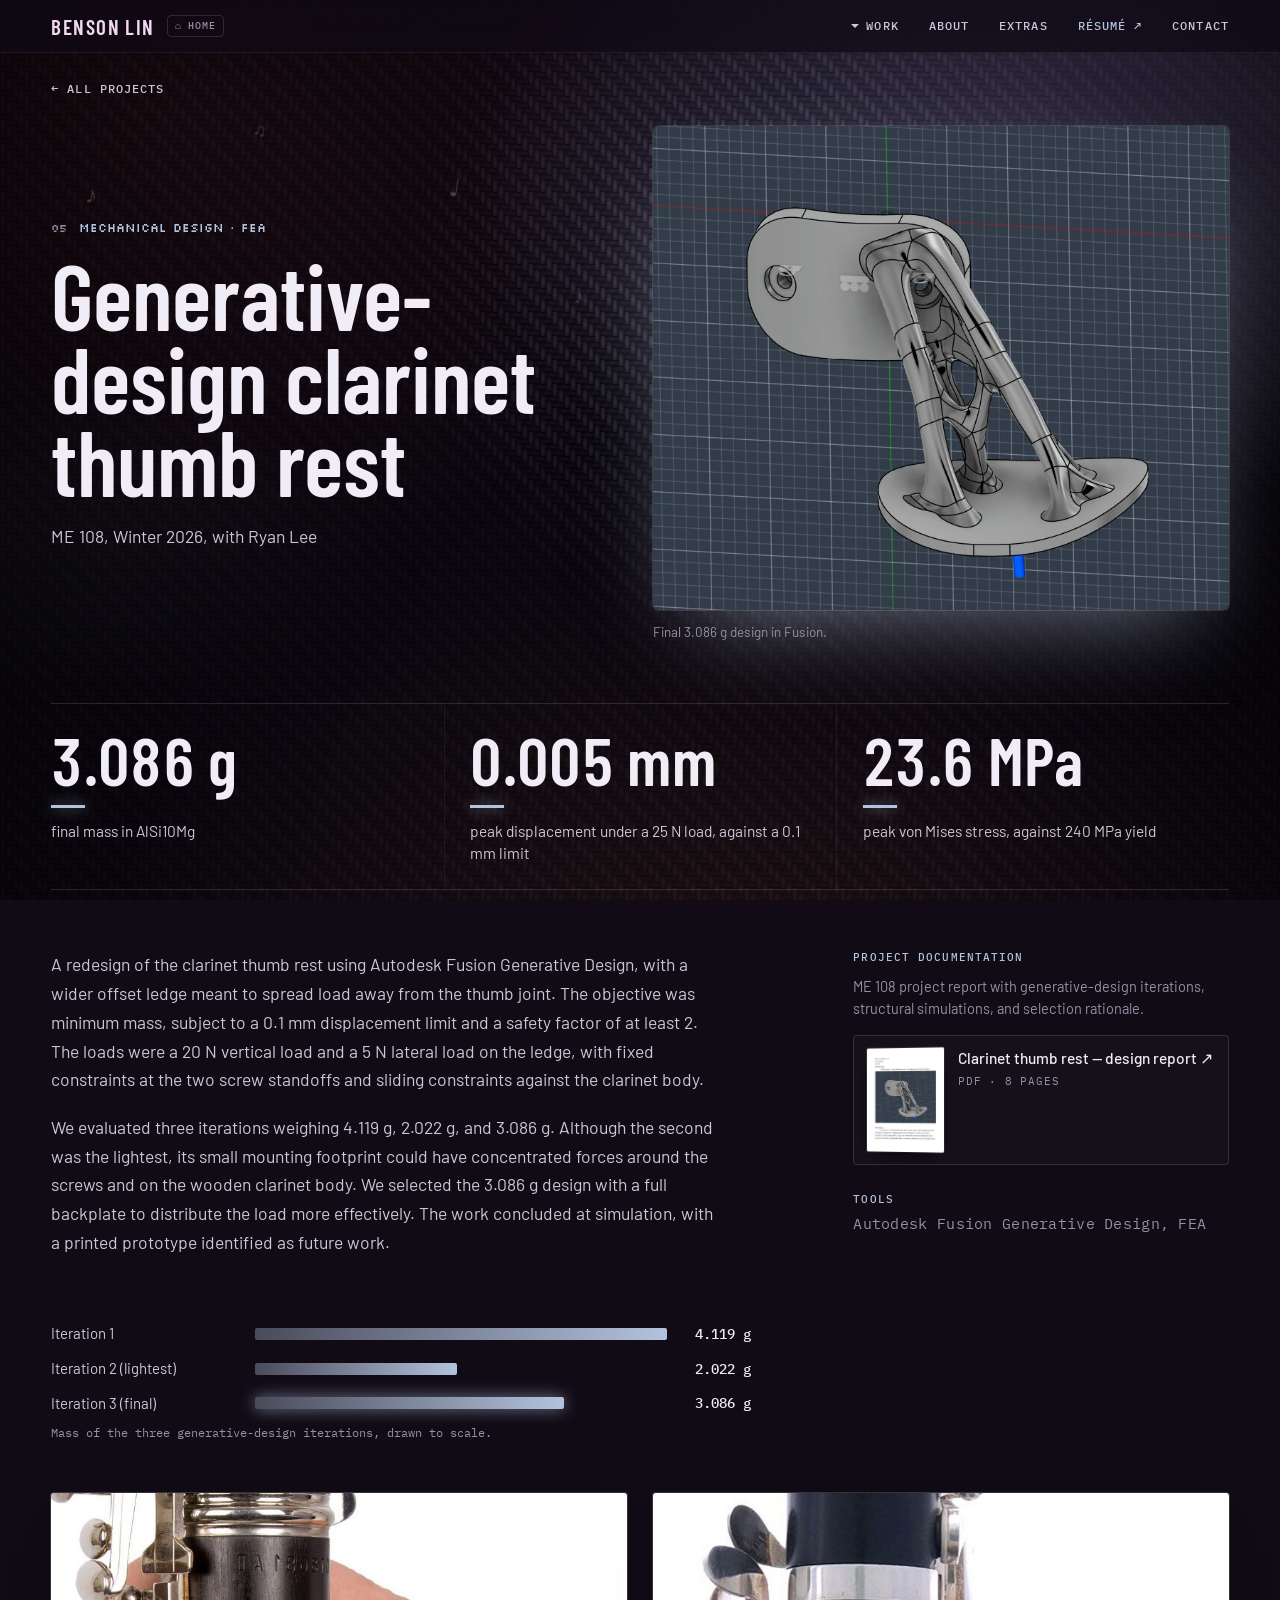
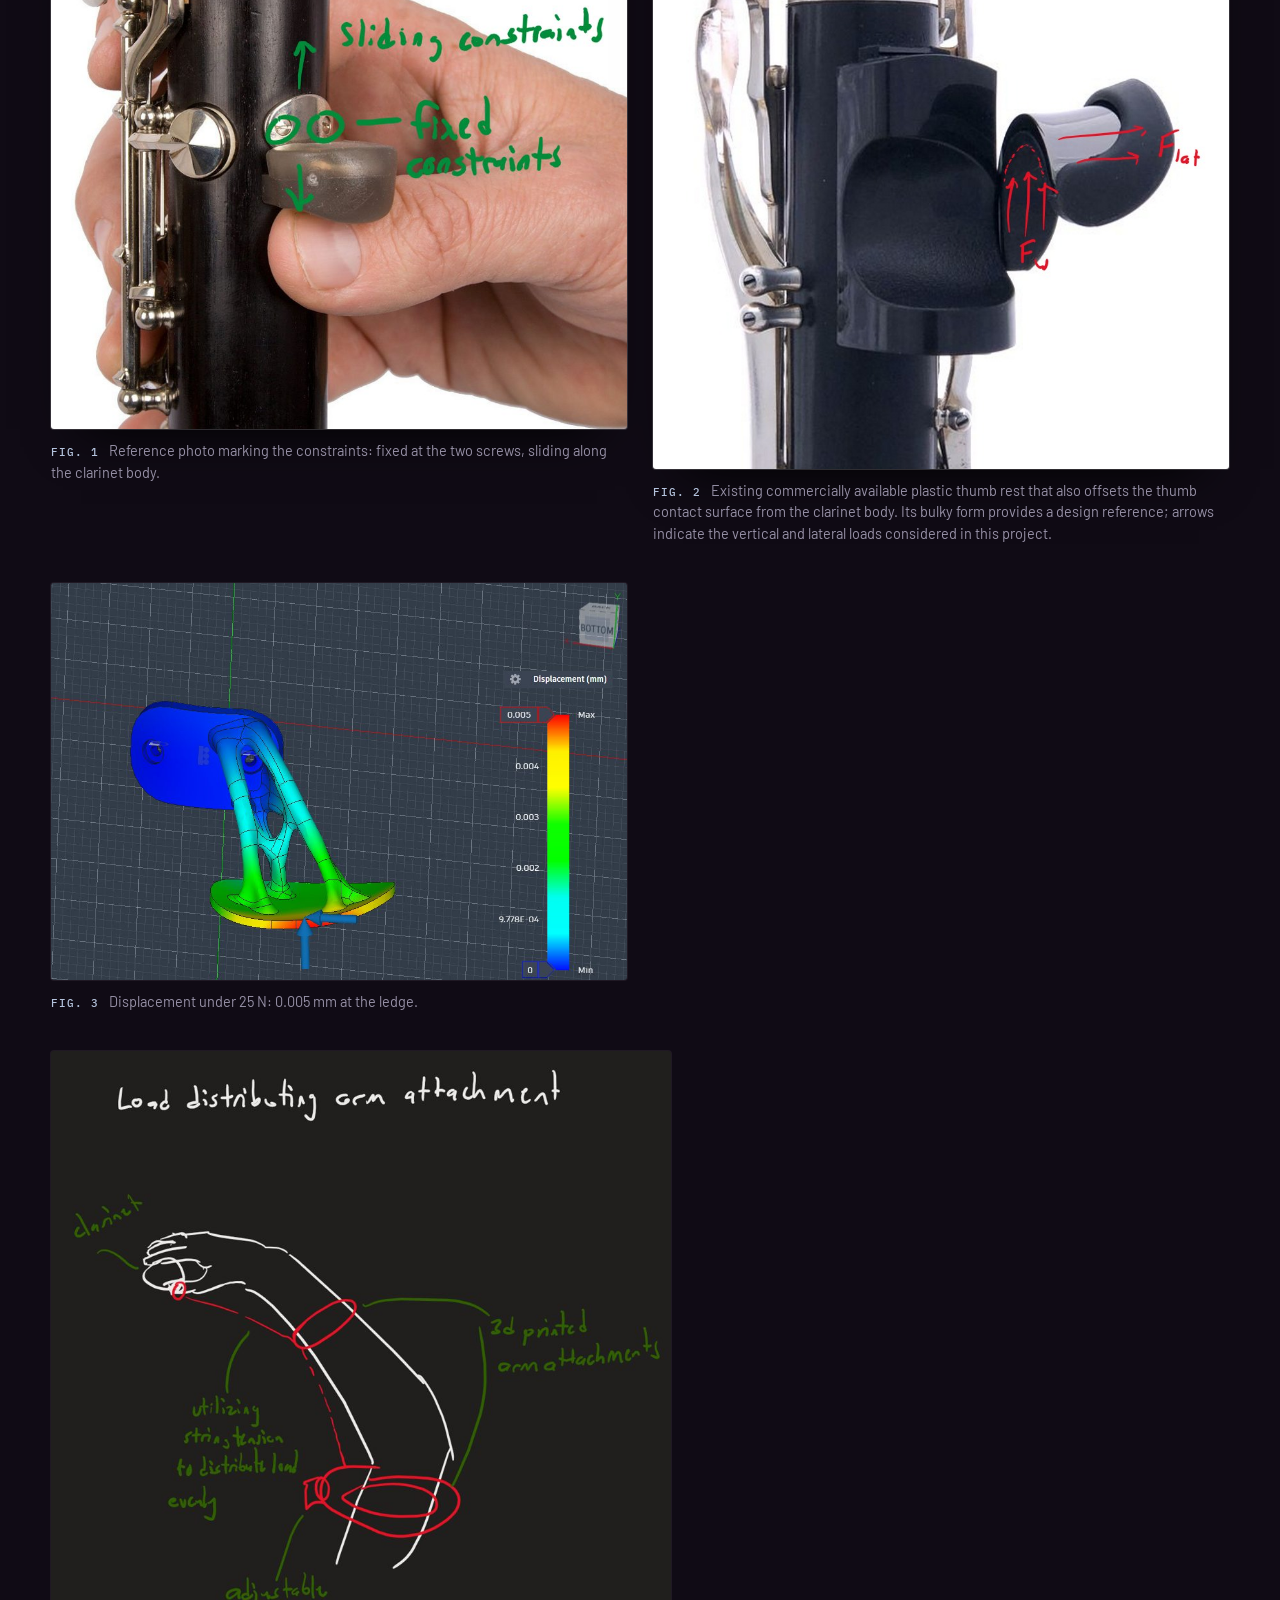
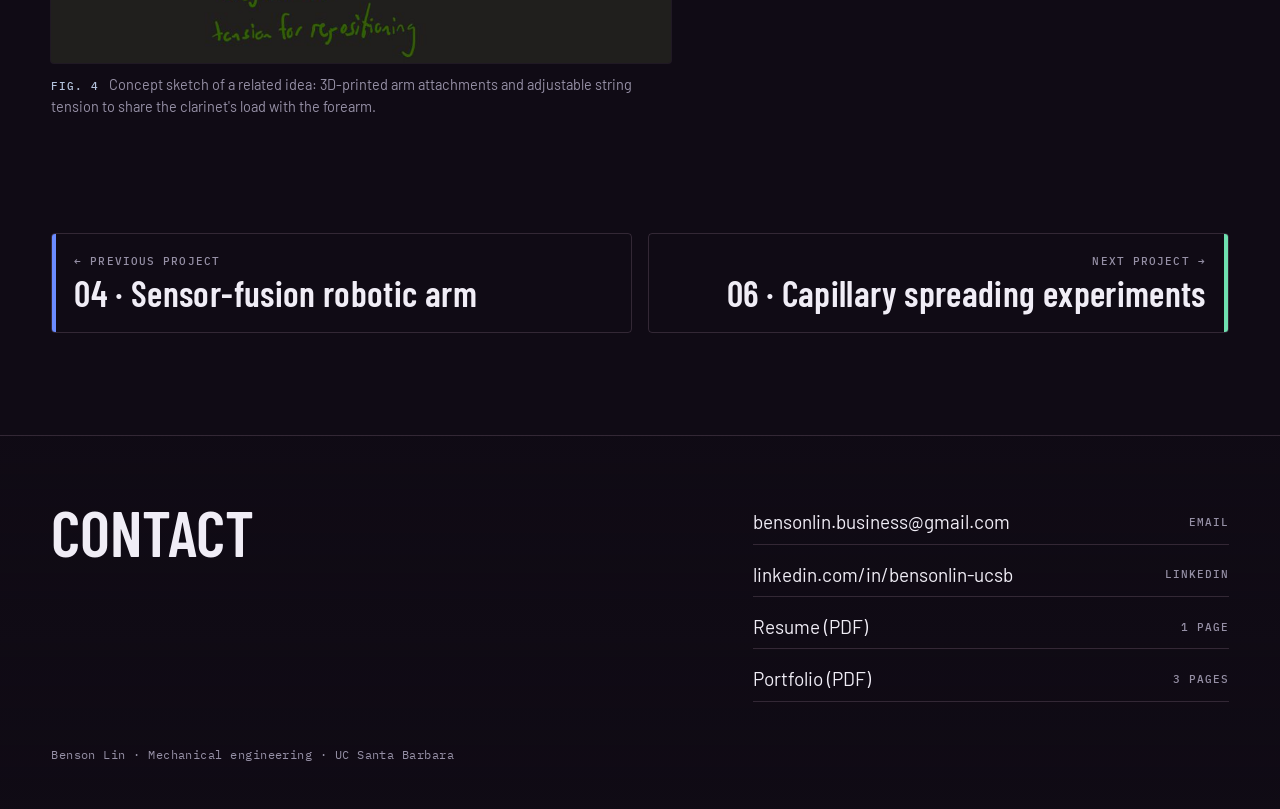
<file: thumb-rest.html>
<!DOCTYPE html>

<html lang="en"><head>
<meta charset="utf-8"/><meta content="width=device-width,initial-scale=1,viewport-fit=cover" name="viewport"/>
<title>Generative-design clarinet thumb rest — Benson Lin</title><meta content="A generative-design clarinet thumb rest, designed for aluminum 3D printing." name="description"/>
<meta content="#09080d" name="theme-color"/><meta content="dark" name="color-scheme"/>
<meta content="Generative-design clarinet thumb rest — Benson Lin" property="og:title"/><meta content="A generative-design clarinet thumb rest, designed for aluminum 3D printing." property="og:description"/><meta content="website" property="og:type"/><meta content="https://dodango.github.io/portfolio/assets/og.jpg" property="og:image"/><meta content="1200" property="og:image:width"/><meta content="630" property="og:image:height"/><meta content="https://dodango.github.io/portfolio/thumb-rest.html" property="og:url"/><meta content="summary_large_image" name="twitter:card"/><link href="https://dodango.github.io/portfolio/thumb-rest.html" rel="canonical"/>
<link href="favicon.svg" rel="icon" type="image/svg+xml"/><link href="disney-capstone.html" rel="prev"/><link href="capillary-spreading.html" rel="next"/>
<script>try{if(sessionStorage.getItem('bl-music')==='1')document.documentElement.classList.add('music')}catch(e){}</script>
<link href="https://fonts.googleapis.com" rel="preconnect"/><link crossorigin="" href="https://fonts.gstatic.com" rel="preconnect"/>
<link href="https://fonts.googleapis.com/css2?family=Barlow+Condensed:wght@500;600;700&amp;family=Barlow:wght@400;500;600&amp;family=IBM+Plex+Mono:wght@400;500&amp;family=Silkscreen:wght@400&amp;display=swap" rel="stylesheet"/><noscript><link href="https://fonts.googleapis.com/css2?family=Barlow+Condensed:wght@500;600;700&amp;family=Barlow:wght@400;500;600&amp;family=IBM+Plex+Mono:wght@400;500&amp;family=Silkscreen:wght@400&amp;display=swap" rel="stylesheet"/></noscript>
<script>
/* V6.12: Keep text hidden until its real font faces load; eliminate font swapping on visible pages. */
(function(){
  var root=document.documentElement;
  root.classList.add('fonts-pending');
  if(!document.fonts || !document.fonts.load){root.classList.remove('fonts-pending');return;}
  var cleared=false;
  function show(){if(cleared)return;cleared=true;root.classList.remove('fonts-pending');}
  var faces=['400 17px "Barlow"','500 17px "Barlow"','600 17px "Barlow"',
             '500 21px "Barlow Condensed"','600 21px "Barlow Condensed"','700 21px "Barlow Condensed"',
             '400 12px "IBM Plex Mono"','500 12px "IBM Plex Mono"',
             '400 12px "Silkscreen"'];
  Promise.all(faces.map(function(face){return document.fonts.load(face);})).then(show,show);
  setTimeout(show,5500); /* fail safe for blocked/offline Google Fonts */
})();
</script>
<link href="site.css?v=final4" rel="stylesheet"/>
<script defer="" src="site.js?v=6.29"></script>
</head>
<body data-p="tr" data-page="project" id="top">
<a class="skip" href="#main">Skip to content</a>
<div aria-hidden="true" class="carbon"><div class="sheen"><i></i></div></div>
<header class="bar"><a aria-label="Benson Lin — Home" class="brand" href="index.html" title="Back to homepage"><span class="brand-name">Benson Lin</span><span aria-hidden="true" class="brand-home">⌂ Home</span></a>
<nav aria-label="Primary" class="nav">
<details class="work-menu"><summary>Work</summary><div class="work-panel"><a href="gaucho-racing.html" style="--c:#a98bff"><i></i><span>Gaucho Racing aerodynamics</span><b>01</b></a><a href="hydration-bot.html" style="--c:#3cc8f0"><i></i><span>Hydration Bot</span><b>02</b></a><a href="sidepod-cooling.html" style="--c:#ff8a3d"><i></i><span>Sidepod cooling research</span><b>03</b></a><a href="disney-capstone.html" style="--c:#6b8cff"><i></i><span>Sensor-fusion robotic arm</span><b>04</b></a><a aria-current="page" href="thumb-rest.html" style="--c:#b4c3dd"><i></i><span>Generative-design clarinet thumb rest</span><b>05</b></a><a href="capillary-spreading.html" style="--c:#6fe0b0"><i></i><span>Capillary spreading experiments</span><b>06</b></a><a href="bracket-fea.html" style="--c:#ff5a6e"><i></i><span>Front wing bracket — FEA study</span><b>07</b></a><a href="laziness-detector.html" style="--c:#ffcf3f"><i></i><span>Laziness Detector — ME 10</span><b>08</b></a><hr/><a href="extras.html" style="--c:#c4a8ff"><i></i><span>Extras</span><b>—</b></a></div></details>
<a href="index.html#about">About</a><a href="extras.html">Extras</a>
<a class="res" href="Benson_Lin_Resume.pdf" rel="noopener" target="_blank">Résumé ↗</a><a class="opt" href="#contact">Contact</a></nav></header>
<main id="main"><header class="ph"><div class="ph-in"><a class="back" href="index.html#work">← All projects</a>
<div class="ph-title thumb-music-title"><div aria-hidden="true" class="thumb-notes"><span>♪</span><span>♫</span><span>♩</span><span>♪</span></div><p class="kicker"><span class="no">05</span>Mechanical design · FEA</p><h1>Generative-design clarinet thumb rest</h1><p class="meta">ME 108, Winter 2026, with Ryan Lee</p></div>
<figure class="ph-media frame"><img alt="Generative design clarinet thumb rest with a full backplate and tripod-like struts" decoding="async" fetchpriority="high" height="680" src="assets/image-20.jpg" width="810"/><figcaption>Final 3.086 g design in Fusion.</figcaption></figure></div></header><div class="readouts"><dl><div><dt>3.086 g</dt><dd>final mass in AlSi10Mg</dd></div><div><dt>0.005 mm</dt><dd>peak displacement under a 25 N load, against a 0.1 mm limit</dd></div><div><dt>23.6 MPa</dt><dd>peak von Mises stress, against 240 MPa yield</dd></div></dl></div><div class="body"><div class="grid" style="display:block"><section class="sec" id="overview"><div class="text"><p>A redesign of the clarinet thumb rest using Autodesk Fusion Generative Design, with a wider offset ledge meant to spread load away from the thumb joint. The objective was minimum mass, subject to a 0.1 mm displacement limit and a safety factor of at least 2. The loads were a 20 N vertical load and a 5 N lateral load on the ledge, with fixed constraints at the two screw standoffs and sliding constraints against the clarinet body.</p><p>We evaluated three iterations weighing 4.119 g, 2.022 g, and 3.086 g. Although the second was the lightest, its small mounting footprint could have concentrated forces around the screws and on the wooden clarinet body. We selected the 3.086 g design with a full backplate to distribute the load more effectively. The work concluded at simulation, with a printed prototype identified as future work.</p></div><aside class="margin"><h3>Project documentation</h3><p>ME 108 project report with generative-design iterations, structural simulations, and selection rationale.</p><a class="doc" href="Clarinet_Thumb_Rest_Design_Report.pdf" rel="noopener" target="_blank"><span class="sheet"><img alt="" decoding="async" loading="lazy" src="assets/docs/Clarinet_Thumb_Rest_Design_Report.webp"/></span><span><b>Clarinet thumb rest — design report ↗</b><small>PDF · 8 pages</small></span></a><p class="tools">Autodesk Fusion Generative Design, FEA</p></aside><div class="full"><div aria-label="Mass by iteration: 4.119 g, 2.022 g, 3.086 g" class="massbars" role="img"><div class="r"><span>Iteration 1</span><i style="--w:100%"></i><b>4.119 g</b></div><div class="r"><span>Iteration 2 (lightest)</span><i style="--w:49.1%"></i><b>2.022 g</b></div><div class="r fin"><span>Iteration 3 (final)</span><i style="--w:74.9%"></i><b>3.086 g</b></div></div><p class="fnote">Mass of the three generative-design iterations, drawn to scale.</p></div><div class="half"><figure class="fig plate"><a class="zoom" href="assets/image-19.jpg"><img alt="Reference photo of a hand holding a clarinet with the thumb rest annotated with fixed and sliding constraints" decoding="async" height="838" loading="lazy" src="assets/image-19.jpg" width="900"/></a><figcaption>Reference photo marking the constraints: fixed at the two screws, sliding along the clarinet body.</figcaption></figure></div><div class="half"><figure class="fig plate"><a class="zoom" href="assets/thumb-rest-load-reference.jpg"><img alt="Existing plastic clarinet thumb rest with an offset thumb-contact surface, annotated with vertical and lateral loading directions" decoding="async" height="835" loading="lazy" src="assets/thumb-rest-load-reference.jpg" width="835"/></a><figcaption>Existing commercially available plastic thumb rest that also offsets the thumb contact surface from the clarinet body. Its bulky form provides a design reference; arrows indicate the vertical and lateral loads considered in this project.</figcaption></figure></div><div class="half"><figure class="fig dark"><a class="zoom" href="assets/image-21.jpg"><img alt="Displacement plot of the thumb rest under a 25 N load, peaking at 0.005 mm at the thumb ledge" decoding="async" height="687" loading="lazy" src="assets/image-21.jpg" width="998"/></a><figcaption>Displacement under 25 N: 0.005 mm at the ledge.</figcaption></figure></div><div class="full" style="max-width:620px"><figure class="fig dark" style="max-width:900px"><a class="zoom" href="assets/image-22.jpg"><img alt="Concept sketch of a 3D-printed arm attachment that uses string tension to spread the clarinet's weight to the forearm" decoding="async" height="889" loading="lazy" src="assets/image-22.jpg" width="900"/></a><figcaption>Concept sketch of a related idea: 3D-printed arm attachments and adjustable string tension to share the clarinet's load with the forearm.</figcaption></figure></div></section></div></div><nav aria-label="Projects" class="pager"><a class="prev" href="disney-capstone.html" style="--c:#6b8cff;--c-rgb:107,140,255"><small>← Previous project</small><b>04 · Sensor-fusion robotic arm</b></a><a class="next" href="capillary-spreading.html" style="--c:#6fe0b0;--c-rgb:111,224,176"><small>Next project →</small><b>06 · Capillary spreading experiments</b></a></nav></main><footer class="foot" id="contact"><div class="wrap"><div class="grid">
<div class="text"><h2>Contact</h2></div>
<div class="links colr"><a href="mailto:bensonlin.business@gmail.com"><span>bensonlin.business@gmail.com</span><small>Email</small></a>
<a href="https://linkedin.com/in/bensonlin-ucsb" rel="noopener"><span>linkedin.com/in/bensonlin-ucsb</span><small>LinkedIn</small></a>
<a href="Benson_Lin_Resume.pdf" rel="noopener" target="_blank"><span>Resume (PDF)</span><small>1 page</small></a><a href="Benson_Lin_Portfolio.pdf" rel="noopener" target="_blank"><span>Portfolio (PDF)</span><small>3 pages</small></a></div>
<p class="fine">Benson Lin · Mechanical engineering · UC Santa Barbara</p></div></div></footer>
<dialog aria-label="Enlarged image" id="lb"><div class="lb-bar"><span class="cnt"></span><button aria-label="Previous image" class="lb-prev" type="button">←</button><button aria-label="Next image" class="lb-next" type="button">→</button><button class="lb-x" type="button">Close</button></div><div class="lb-stage"><img alt=""/></div><p class="cap"></p></dialog>
<button aria-label="Return to the normal engineering portfolio theme" hidden="" id="mm-exit" type="button">♫ Return to engineering mode</button>
</body></html>
</file>
<file: site.css>
/* ==========================================================================
   Benson Lin — portfolio. "Laminate" design system.
   Surface: carbon twill lit by a moving light. Each project is a ply with its own colour.
   No frameworks. One stylesheet. Motion is transform/opacity only.
   ========================================================================== */

:root{
  --bg:#09080d; --bg-rgb:9,8,13;
  --panel:rgba(20,17,28,.82);
  --ink:#f0edf6; --soft:#cbc7d6; --mute:#9690a6;
  --line:rgba(255,255,255,.12); --line2:rgba(255,255,255,.065);
  --acc:#d58cff; --acc-rgb:213,140,255;
  --glow:214,92,222;
  --f-disp:"Barlow Condensed","Arial Narrow","Roboto Condensed","Liberation Sans Narrow","Helvetica Neue",Arial,sans-serif;
  --f-body:"Barlow","Helvetica Neue",Arial,sans-serif;
  --f-mono:"IBM Plex Mono",ui-monospace,SFMono-Regular,Menlo,Consolas,monospace;
  --wrap:1280px; --pad:clamp(18px,4vw,56px);
  --ease:cubic-bezier(.2,.7,.2,1);
  --gut:max(var(--pad),calc((100vw - var(--wrap))/2 + var(--pad)));
}
*{box-sizing:border-box}
html{color-scheme:dark;background:var(--bg);scroll-padding-top:112px;-webkit-text-size-adjust:100%;text-size-adjust:100%}
@media (prefers-reduced-motion:no-preference){html{scroll-behavior:smooth}}
body{margin:0;color:var(--ink);font:400 17.5px/1.65 var(--f-body);-webkit-font-smoothing:antialiased;min-height:100vh;overflow-x:hidden}
img,video{max-width:100%}
a{color:var(--acc);text-underline-offset:3px;text-decoration-thickness:1px}
a:hover{text-decoration-thickness:2px}
:focus-visible{outline:2px solid var(--acc);outline-offset:3px;border-radius:2px}
::selection{background:rgba(var(--acc-rgb),.35)}
.skip{position:absolute;left:12px;top:-60px;z-index:200;background:var(--acc);color:#0b0a10;padding:10px 14px;font:600 14px var(--f-body);border-radius:3px;text-decoration:none}
.skip:focus{top:10px}
main,footer{position:relative;z-index:1}
h1,h2,h3,h4{margin:0}
p{margin:0 0 1.05em}
.mono{font-family:var(--f-mono)}

/* ---------- carbon surface + light ---------- */
.carbon{position:fixed;inset:0;z-index:-1;pointer-events:none;contain:strict;
  background:
    radial-gradient(1100px 700px at 82% -6%,rgba(var(--glow),.17),transparent 62%),
    radial-gradient(900px 640px at -6% 104%,rgba(110,80,255,.11),transparent 62%),
    var(--bg)}
.carbon::before{content:"";position:absolute;inset:0;background:url([data-uri]) 0 0/24px 24px repeat}
.sheen{position:absolute;inset:0;overflow:hidden;
  -webkit-mask:url([data-uri]) 0 0/24px 24px repeat;mask:url([data-uri]) 0 0/24px 24px repeat}
.sheen i{position:absolute;left:0;top:0;width:1100px;height:1100px;margin:-550px 0 0 -550px;border-radius:50%;
  background:radial-gradient(closest-side,rgba(var(--glow),.41),rgba(var(--glow),.13) 42%,transparent 72%);
  transform:translate3d(62vw,30vh,0);will-change:transform}
.carbon::after{content:"";position:absolute;inset:0;background:radial-gradient(ellipse at 50% 120%,transparent 40%,rgba(0,0,0,.55))}

/* ---------- top bar ---------- */
.bar{position:sticky;top:0;z-index:60;display:flex;align-items:center;justify-content:space-between;gap:14px;
  padding:11px var(--gut);background:rgba(var(--bg-rgb),.72);backdrop-filter:blur(14px) saturate(1.25);-webkit-backdrop-filter:blur(14px) saturate(1.25);
  border-bottom:1px solid var(--line2)}
.brand{display:flex;align-items:center;gap:12px;color:var(--ink);text-decoration:none;font:600 21px/1 var(--f-disp);letter-spacing:.07em;text-transform:uppercase}
.nav{display:flex;align-items:center;gap:clamp(12px,2.4vw,30px);font:500 12px/1 var(--f-mono);letter-spacing:.09em;text-transform:uppercase}
.nav a,.nav summary{color:var(--soft);text-decoration:none;padding:9px 0;cursor:pointer;position:relative;list-style:none;white-space:nowrap}
.nav summary::-webkit-details-marker{display:none}
.nav a::after,.nav summary::after{content:"";position:absolute;left:0;right:0;bottom:3px;height:1px;background:var(--acc);transform:scaleX(0);transform-origin:left;transition:transform .35s var(--ease)}
.nav a:hover,.nav summary:hover,.nav a[aria-current],.nav details[open] summary{color:var(--ink)}
.nav a:hover::after,.nav summary:hover::after,.nav a[aria-current]::after,.nav details[open] summary::after{transform:scaleX(1)}
.nav .res{color:var(--acc)}
.work-menu{position:relative}
.work-menu summary::before{content:"";display:inline-block;width:0;height:0;border:4px solid transparent;border-top-color:currentColor;border-bottom:0;margin-right:7px;vertical-align:2px;transition:transform .3s}
.work-menu[open] summary::before{transform:rotate(180deg)}
.work-panel{position:absolute;left:-18px;top:calc(100% + 12px);width:min(440px,92vw);background:var(--panel);backdrop-filter:blur(18px);-webkit-backdrop-filter:blur(18px);
  border:1px solid var(--line);border-radius:6px;padding:8px;box-shadow:0 30px 70px -20px #000;animation:pop .28s var(--ease)}
@keyframes pop{from{opacity:0;transform:translateY(-6px)}}
.work-panel a{display:grid;grid-template-columns:22px 1fr auto;align-items:center;gap:10px;padding:10px 12px;border-radius:4px;text-transform:none;letter-spacing:0;font:500 15px/1.2 var(--f-body);color:var(--ink)}
.work-panel a::after{display:none}
.work-panel a:hover,.work-panel a[aria-current]{background:rgba(255,255,255,.06)}
.work-panel b{font:500 11px var(--f-mono);color:var(--mute)}
.work-panel i{width:18px;height:3px;border-radius:1px;background:var(--c)}
.work-panel small{font:400 11px var(--f-mono);color:var(--mute);letter-spacing:.04em;text-transform:uppercase}
.work-panel hr{border:0;border-top:1px solid var(--line2);margin:6px 8px}

/* ---------- shared layout ---------- */
.wrap{max-width:var(--wrap);margin:0 auto;padding:0 var(--pad)}
.grid{display:grid;grid-template-columns:repeat(12,minmax(0,1fr));column-gap:clamp(14px,2vw,28px)}
.text{grid-column:1/8}
.margin{grid-column:9/13}
.colr{grid-column:8/-1}
.full{grid-column:1/-1}
.half{grid-column:span 6}
.third{grid-column:span 4}
.kicker{font:500 12px/1.4 var(--f-mono);letter-spacing:.1em;text-transform:uppercase;color:var(--acc);margin:0 0 14px}
.kicker .no{color:var(--mute);margin-right:12px}
.lede{font:400 clamp(19px,1.9vw,23px)/1.5 var(--f-body);color:var(--soft);max-width:34em}
.btns{display:flex;flex-wrap:wrap;gap:12px;margin:26px 0 0}
.btn{display:inline-flex;align-items:center;gap:10px;padding:13px 20px;font:500 12px/1 var(--f-mono);letter-spacing:.09em;text-transform:uppercase;text-decoration:none;
  color:var(--ink);border:1px solid var(--line);background:rgba(255,255,255,.03);border-radius:2px;
  clip-path:polygon(0 0,calc(100% - 9px) 0,100% 9px,100% 100%,9px 100%,0 calc(100% - 9px));transition:background .3s,border-color .3s,color .3s}
.btn:hover{border-color:var(--acc);background:rgba(var(--acc-rgb),.12)}
.btn.pri{background:var(--acc);color:#0c0a12;border-color:var(--acc);font-weight:600}
.btn.pri:hover{background:var(--ink);border-color:var(--ink)}

/* ---------- HOME: hero ---------- */
.hero{position:relative;padding:clamp(18px,4vh,46px) var(--gut) clamp(36px,7vh,80px);overflow:hidden}
.hero-in{margin:0;display:grid;grid-template-columns:repeat(12,minmax(0,1fr));column-gap:clamp(14px,2vw,28px);position:relative}
.name{grid-column:1/-1;grid-row:1;position:relative;z-index:1;font:700 clamp(70px,17.4vw,268px)/.84 var(--f-disp);text-transform:uppercase;letter-spacing:-.012em;white-space:nowrap;
  margin:clamp(6px,2vh,26px) 0 0 -.03em;
  background:linear-gradient(180deg,#fff 6%,#bdb6d0 46%,#4d4660 100%);-webkit-background-clip:text;background-clip:text;color:transparent}
.hero-wing{grid-column:5/-1;grid-row:1/3;position:relative;z-index:2;margin:clamp(40px,8vw,130px) -2% 0 0;align-self:start;perspective:1400px}
.wing-stage{position:relative;aspect-ratio:1200/675;transform:rotateX(var(--rx,0deg)) rotateY(var(--ry,0deg));transform-style:preserve-3d;will-change:transform}
.wing-stage img{position:absolute;inset:0;width:100%;height:100%;display:block;filter:drop-shadow(0 40px 40px rgba(0,0,0,.55)) drop-shadow(0 0 60px rgba(var(--glow),.22))}
.callouts{position:absolute;inset:0;width:100%;height:100%;overflow:visible;pointer-events:none}
.callouts line{stroke:rgba(255,255,255,.55);stroke-width:1.2;vector-effect:non-scaling-stroke}
.callouts circle{fill:#fff;stroke:rgba(var(--glow),.9);stroke-width:5}
.callouts text{font:500 19px var(--f-mono);fill:#e9e4f3;letter-spacing:.04em;paint-order:stroke;stroke:rgba(9,8,13,.8);stroke-width:5px}
.callouts .n{fill:rgb(var(--glow));font-weight:500}
.hero-copy{grid-column:1/6;grid-row:2;position:relative;z-index:3;padding-top:clamp(28px,5vw,64px);align-self:start}
.hero-cap{grid-column:5/-1;grid-row:3;position:relative;z-index:3;font:400 11.5px/1.5 var(--f-mono);color:var(--mute);max-width:60ch;margin:6px 0 0;letter-spacing:.02em}
.now{display:grid;gap:3px;margin-top:34px;padding:14px 0 0;border-top:1px solid var(--line);text-decoration:none;color:var(--ink);max-width:30em}
.now small{font:500 11px var(--f-mono);letter-spacing:.1em;text-transform:uppercase;color:var(--mute)}
.now b{font:600 20px/1.2 var(--f-disp);letter-spacing:.03em;text-transform:uppercase}
.now span{color:var(--soft);font-size:15.5px}
.now:hover b{color:var(--acc)}

/* ---------- HOME: index of plies ---------- */
.sec-head{display:flex;align-items:end;justify-content:space-between;gap:20px;margin:0 0 22px;flex-wrap:wrap}
.sec-head h2,.sec-title{font:600 clamp(40px,5.6vw,76px)/.95 var(--f-disp);letter-spacing:.005em;text-transform:uppercase}
.sec-note{font:400 12px/1.5 var(--f-mono);color:var(--mute);letter-spacing:.06em;text-transform:uppercase;margin:0}
.index{padding:clamp(40px,8vw,100px) 0 clamp(30px,5vw,60px)}
.plies{list-style:none;margin:0;padding:0;border-top:1px solid var(--line)}
.ply{--c-rgb:200,140,255;position:relative;display:grid;grid-template-columns:3.2rem minmax(0,1fr) minmax(170px,25%);gap:clamp(14px,3vw,44px);align-items:center;
  padding:clamp(18px,2.3vw,30px) 0 clamp(18px,2.3vw,30px) 20px;border-bottom:1px solid var(--line);color:inherit;text-decoration:none;transition:opacity .35s,background .35s}
.ply::before{content:"";position:absolute;left:0;top:-1px;bottom:-1px;width:4px;background:var(--c);transform:scaleY(.0);transform-origin:top;transition:transform .5s var(--ease);box-shadow:0 0 22px var(--c)}
.ply:hover::before,.ply:focus-visible::before{transform:scaleY(1)}
.ply:hover,.ply:focus-visible{background:linear-gradient(90deg,rgba(var(--c-rgb),.09),transparent 70%)}
.ply .n{font:500 13px var(--f-mono);color:var(--mute);letter-spacing:.06em;align-self:start;padding-top:.55em}
.ply .tags{display:block;font:500 11.5px/1.4 var(--f-mono);letter-spacing:.09em;text-transform:uppercase;color:var(--c);margin-bottom:8px}
.ply .ttl{display:block;font:600 clamp(32px,4.5vw,60px)/.98 var(--f-disp);letter-spacing:.005em;transition:transform .5s var(--ease)}
.ply:hover .ttl,.ply:focus-visible .ttl{transform:translateX(8px)}
.ply .desc{display:block;color:var(--soft);font-size:16.5px;line-height:1.5;margin-top:10px;max-width:46em}
.ply .stat{display:block;color:var(--mute);font-size:14.5px;line-height:1.5;margin-top:6px;max-width:46em}
.thumb{position:relative;aspect-ratio:16/10;perspective:900px}
.thumb img{position:absolute;inset:0;width:100%;height:100%;object-fit:cover;border-radius:4px;box-shadow:0 0 0 1px var(--line),0 16px 34px -20px #000;
  transition:transform .6s var(--ease),box-shadow .6s var(--ease)}
.thumb.contain img{object-fit:contain;box-shadow:none;border-radius:0;filter:drop-shadow(0 16px 22px rgba(0,0,0,.5))}
.thumb.plate img{background:#fff}
.ply:hover .thumb img,.ply:focus-visible .thumb img{transform:translateY(-8px) rotateX(3deg) scale(1.09);box-shadow:0 0 0 1px rgba(var(--c-rgb),.65),0 30px 50px -22px rgba(var(--c-rgb),.55)}
.ply:hover .thumb.contain img,.ply:focus-visible .thumb.contain img{box-shadow:none;filter:drop-shadow(0 22px 28px rgba(var(--c-rgb),.4))}
@media (hover:hover){.plies:hover .ply:not(:hover){opacity:.62}}
.earlier{font:500 12px/1 var(--f-mono);letter-spacing:.1em;text-transform:uppercase;color:var(--mute);margin:34px 0 14px}

/* ---------- HOME: about ---------- */
.about{padding:clamp(34px,6vw,80px) 0 clamp(40px,7vw,90px)}
.about .grid{row-gap:34px}
.about p{font-size:clamp(18px,1.7vw,21px);line-height:1.6;color:var(--soft);max-width:34em}
.skills{list-style:none;margin:0;padding:0;border-top:1px solid var(--line)}
.skills li{display:grid;grid-template-columns:130px 1fr;gap:16px;padding:15px 0;border-bottom:1px solid var(--line2)}
.skills b{font:500 12px var(--f-mono);letter-spacing:.09em;text-transform:uppercase;color:var(--acc);padding-top:.35em}
.skills span{color:var(--soft);font-size:16.5px}

/* ---------- footer / pager ---------- */
.pager{max-width:var(--wrap);margin:clamp(40px,6vw,80px) auto 0;padding:0 var(--pad);display:grid;grid-template-columns:1fr 1fr;gap:16px}
.pager a{display:grid;gap:6px;padding:20px 22px;border:1px solid var(--line);border-radius:4px;text-decoration:none;color:var(--ink);position:relative;overflow:hidden;
  transition:border-color .3s,background .3s}
.pager a::before{content:"";position:absolute;left:0;top:0;bottom:0;width:4px;background:var(--c)}
.pager a:hover{border-color:var(--c);background:rgba(var(--c-rgb),.07)}
.pager small{font:500 11px var(--f-mono);letter-spacing:.1em;text-transform:uppercase;color:var(--mute)}
.pager b{font:600 clamp(24px,3vw,36px)/1.05 var(--f-disp);letter-spacing:.01em}
.pager .next{text-align:right}
.pager .next::before{left:auto;right:0}
.pager .only{grid-column:2}
.foot{margin-top:clamp(50px,8vw,110px);border-top:1px solid var(--line);background:linear-gradient(180deg,rgba(var(--bg-rgb),.4),rgba(var(--bg-rgb),.8));padding:clamp(34px,5vw,64px) 0 46px}
.foot .grid{row-gap:26px}
.foot h2{font:600 clamp(38px,5vw,64px)/1 var(--f-disp);text-transform:uppercase}
.foot .links{display:grid;gap:8px;align-content:start;font-size:19px}
.foot .links a{text-decoration:none;color:var(--ink);border-bottom:1px solid var(--line);padding:6px 0;display:flex;justify-content:space-between;gap:10px}
.foot .links a:hover{color:var(--acc);border-color:var(--acc)}
.foot .links small{font:500 11px var(--f-mono);letter-spacing:.09em;text-transform:uppercase;color:var(--mute);align-self:center}
.foot .fine{grid-column:1/-1;font:400 11.5px/1.5 var(--f-mono);color:var(--mute);letter-spacing:.04em;margin:18px 0 0}

/* ---------- PROJECT header ---------- */
.ph{position:relative;padding:20px var(--gut) clamp(18px,3vw,36px)}
.ph::before{content:"";position:absolute;inset:-80px 0 -40px 0;z-index:-1;pointer-events:none;-webkit-mask-image:linear-gradient(#000 55%,transparent);mask-image:linear-gradient(#000 55%,transparent);
  background:radial-gradient(60% 70% at 78% 30%,rgba(var(--acc-rgb),.2),transparent 70%),radial-gradient(40% 50% at 8% 90%,rgba(var(--acc-rgb),.08),transparent 70%)}
.ph-in{margin:0;display:grid;grid-template-columns:repeat(12,minmax(0,1fr));column-gap:clamp(14px,2vw,28px);row-gap:22px;align-items:end}
.back{grid-column:1/-1;font:500 12px var(--f-mono);letter-spacing:.09em;text-transform:uppercase;text-decoration:none;color:var(--soft);justify-self:start;padding:8px 0}
.back:hover{color:var(--acc)}
.ph-title{grid-column:1/7;align-self:center;padding:clamp(0px,2vw,24px) 0}
.ph h1{font:600 clamp(50px,7.2vw,116px)/.9 var(--f-disp);letter-spacing:0;overflow-wrap:normal}
.ph .meta{color:var(--soft);font-size:17.5px;margin:20px 0 0;max-width:34em}
.ph-media{grid-column:7/-1;margin:0}
.ph-media img{display:block;width:100%;height:auto;max-height:66vh;object-fit:contain;object-position:center}
.ph-media.frame img{border-radius:6px;box-shadow:0 0 0 1px var(--line),0 40px 90px -40px rgba(var(--acc-rgb),.6)}
.ph-media.cut img{filter:drop-shadow(0 30px 34px rgba(0,0,0,.6)) drop-shadow(0 0 70px rgba(var(--acc-rgb),.25))}
.ph-media.portrait{justify-self:center;max-width:min(100%,520px)}
.ph-media.small img{max-width:min(100%,520px);margin:0 auto}
.ph-media figcaption{font:400 13.5px/1.5 var(--f-body);color:var(--mute);margin-top:12px}
.status{display:inline-flex;align-items:center;gap:9px;font:500 11.5px var(--f-mono);letter-spacing:.09em;text-transform:uppercase;color:var(--acc);border:1px solid rgba(var(--acc-rgb),.45);padding:7px 12px;border-radius:99px;margin-bottom:18px}
.status::before{content:"";width:7px;height:7px;border-radius:50%;background:var(--acc);box-shadow:0 0 10px var(--acc)}

/* readouts */
.readouts{max-width:var(--wrap);margin:clamp(14px,2vw,30px) auto 0;padding:0 var(--pad)}
.readouts dl{margin:0;display:grid;grid-template-columns:repeat(auto-fit,minmax(min(100%,220px),1fr));border-top:1px solid var(--line);border-bottom:1px solid var(--line)}
.readouts dl>div{padding:22px clamp(14px,2vw,28px) 24px;border-left:1px solid var(--line2)}
.readouts dl>div:first-child{border-left:0;padding-left:0}
.readouts dt{font:600 clamp(40px,5.2vw,70px)/1 var(--f-disp);color:var(--ink);letter-spacing:.005em;font-variant-numeric:tabular-nums}
.readouts dt::after{content:"";display:block;width:34px;height:3px;background:var(--acc);margin-top:12px;box-shadow:0 0 14px rgba(var(--acc-rgb),.7)}
.readouts dd{margin:12px 0 0;color:var(--soft);font-size:15.5px;line-height:1.45;max-width:24em}
.sec-facts{margin:0 0 clamp(26px,4vw,48px)}
.sec-facts .readouts{padding:0}

/* sections within a project */
.body{max-width:var(--wrap);margin:0 auto;padding:clamp(28px,5vw,60px) var(--pad) 0}
.sec{grid-column:1/-1;display:grid;grid-template-columns:repeat(12,minmax(0,1fr));column-gap:clamp(14px,2vw,28px);padding-top:clamp(34px,5vw,64px);margin-top:clamp(22px,4vw,54px);border-top:1px solid var(--line)}
.sec:first-child{border-top:0;margin-top:0;padding-top:0}
.sec-h{grid-column:1/-1;margin-bottom:clamp(18px,3vw,34px)}
.sec-h .no{display:block;font:500 12px var(--f-mono);letter-spacing:.1em;color:var(--acc);margin-bottom:12px}
.sec-h h2{font:600 clamp(38px,5vw,68px)/.95 var(--f-disp);letter-spacing:.005em}
.sec-h .meta{color:var(--soft);margin:14px 0 0;max-width:42em;font-size:17px}
.sec-h .sub{color:var(--mute);margin:12px 0 0;max-width:42em}
.sec>*{min-width:0}
.sec>.text,.sec>.margin,.sec>.full,.sec>.half,.sec>.third{margin-bottom:clamp(20px,3vw,40px)}
.text p{max-width:38em;color:var(--soft)}
.text p:last-child{margin-bottom:0}
.text p strong{color:var(--ink)}
.tools{font:400 12.5px/1.65 var(--f-mono);letter-spacing:.02em;color:var(--mute)}
.tools::before{content:"Tools";display:block;font-weight:500;text-transform:uppercase;letter-spacing:.1em;color:var(--acc);margin-bottom:6px;font-size:11px}
.tools.plat::before{content:none}
.tools.inline{margin-top:1.4em;max-width:46em}

/* margin column: documents */
.margin{align-self:start;position:static;top:auto}
.margin h3{font:500 11px var(--f-mono);letter-spacing:.1em;text-transform:uppercase;color:var(--acc);margin:0 0 12px}
.margin>p{font-size:14.5px;line-height:1.5;color:var(--mute)}
.margin .tools{margin-top:26px}
.doc{display:grid;grid-template-columns:78px 1fr;gap:14px;align-items:start;padding:12px;margin:0 0 12px;border:1px solid var(--line);border-radius:4px;text-decoration:none;color:var(--ink);background:rgba(255,255,255,.025);
  transition:border-color .3s,transform .5s var(--ease),background .3s}
.doc:hover{border-color:var(--acc);background:rgba(var(--acc-rgb),.07);transform:translateY(-3px)}
.doc .sheet{display:block;aspect-ratio:3/4;overflow:hidden;border-radius:2px;background:#fff;box-shadow:0 8px 20px -8px #000,0 0 0 1px rgba(255,255,255,.1);transform:perspective(500px) rotateY(-9deg);transition:transform .5s var(--ease)}
.doc:hover .sheet{transform:perspective(500px) rotateY(0)}
.doc .sheet.land{aspect-ratio:16/10}
.doc img{width:100%;height:100%;object-fit:cover;object-position:top;display:block}
.doc b{display:block;font:500 15.5px/1.35 var(--f-body)}
.doc small{display:block;margin-top:5px;font:400 11px var(--f-mono);letter-spacing:.07em;text-transform:uppercase;color:var(--mute)}

/* figures */
main{counter-reset:fig}
.fig{margin:0;position:relative}
.fig .zoom{display:block;cursor:zoom-in;line-height:0}
.fig img{display:block;width:100%;height:auto;border-radius:3px;background:#0d0b13}
.fig.plate img{background:#fff;box-shadow:0 0 0 1px rgba(255,255,255,.16),0 30px 50px -30px #000}
.fig.dark img{box-shadow:0 0 0 1px var(--line2)}
.fig figcaption{font:400 14.5px/1.5 var(--f-body);color:var(--mute);margin-top:11px;max-width:62em}
.fig figcaption::before{counter-increment:fig;content:"Fig. " counter(fig);display:inline-block;margin-right:10px;font:500 11px var(--f-mono);letter-spacing:.09em;text-transform:uppercase;color:var(--acc)}
.fig.limit img{max-height:78vh;width:auto;max-width:100%;margin:0 auto}
.fig.center{justify-self:center}
.pairs{display:grid;grid-template-columns:1fr 1fr;gap:clamp(14px,2vw,28px);align-items:start}
.fig .tag{position:absolute;left:10px;top:10px;font:500 10.5px var(--f-mono);letter-spacing:.09em;text-transform:uppercase;background:rgba(9,8,13,.78);color:#fff;padding:5px 8px;border-radius:2px;pointer-events:none}
.masonry{columns:3 260px;column-gap:clamp(14px,2vw,28px)}
.masonry .fig{break-inside:avoid;margin:0 0 clamp(18px,2.4vw,30px)}

/* table */
.tw{overflow-x:auto;margin:22px 0 22px;max-width:100%;-webkit-overflow-scrolling:touch}
table.spec{margin-top:4px;border-collapse:separate;border-spacing:0;width:100%;min-width:500px;font:500 16.5px/1.3 var(--f-body);font-variant-numeric:tabular-nums}
.spec th{font:500 11px var(--f-mono);letter-spacing:.09em;text-transform:uppercase;color:var(--mute);text-align:right;padding:0 18px 12px;border-bottom:1px solid var(--line);white-space:nowrap}
.spec th:first-child,.spec td:first-child{text-align:left;padding-left:0}
.spec th.hl{color:var(--ink);border-bottom:2px solid var(--acc)}
.spec td{text-align:right;padding:15px 18px;border-bottom:1px solid var(--line2);color:var(--soft)}
.spec td:first-child{color:var(--ink)}
.spec td.hl{color:var(--ink);font-weight:600;background:rgba(var(--acc-rgb),.075)}
.spec td.d{font:400 13.5px var(--f-mono);color:var(--mute);white-space:nowrap}
.spec tr:last-child td{border-bottom:1px solid var(--line)}
.spec-note{font:400 12px/1.5 var(--f-mono);color:var(--mute);margin:-8px 0 0;max-width:60em}

/* video "screens" */
.screen{display:grid;grid-template-columns:repeat(12,minmax(0,1fr));column-gap:clamp(14px,2vw,28px);row-gap:16px;align-items:start}
.screen .st{grid-column:1/5}
.screen .sv{grid-column:5/-1;margin:0}
.screen h4{font:600 clamp(26px,2.8vw,36px)/1.05 var(--f-disp);letter-spacing:.01em;margin:0 0 12px}
.screen .st p{font-size:15.5px;color:var(--soft);line-height:1.55}
.screen .st .vm{font:400 11.5px/1.5 var(--f-mono);color:var(--mute);letter-spacing:.04em}
.screen video,.vframe{display:block;width:100%;height:auto;background:#000;border-radius:4px;box-shadow:0 0 0 1px var(--line),0 40px 80px -40px rgba(var(--acc-rgb),.45)}
.screen.solo{display:block}
.screen.solo .sv{max-width:980px}
.vcap{font:400 14.5px/1.5 var(--f-body);color:var(--mute);margin-top:11px}
.yt{position:relative;display:block;width:100%;aspect-ratio:16/9;background:#0a0910 center/cover no-repeat;border:0;border-radius:4px;padding:0;cursor:pointer;overflow:hidden;box-shadow:0 0 0 1px var(--line),0 40px 80px -40px rgba(var(--acc-rgb),.4)}
.yt img{position:absolute;inset:0;width:100%;height:100%;object-fit:cover}
.yt::after{content:"";position:absolute;left:50%;top:50%;width:72px;height:72px;margin:-36px;border-radius:50%;background:rgba(9,8,13,.7) url("data:image/svg+xml,%3Csvg xmlns='http://www.w3.org/2000/svg' viewBox='0 0 24 24'%3E%3Cpath fill='white' d='M9 6.5v11l9-5.5z'/%3E%3C/svg%3E") center/38px no-repeat;box-shadow:0 0 0 1px rgba(255,255,255,.4);transition:transform .4s var(--ease),background-color .3s}
.yt:hover::after{transform:scale(1.1);background-color:rgba(var(--acc-rgb),.85)}
.yt iframe{position:absolute;inset:0;width:100%;height:100%;border:0}
.ytlink{font:500 12px var(--f-mono);letter-spacing:.07em;text-transform:uppercase;display:inline-block;margin-top:10px}

/* iteration masses */
.massbars{display:grid;gap:10px;margin:26px 0 8px;max-width:40em}
.massbars .r{display:grid;grid-template-columns:minmax(130px,190px) 1fr 70px;gap:14px;align-items:center;font-size:15px;color:var(--soft)}
.massbars .r i{display:block;height:12px;border-radius:2px;background:linear-gradient(90deg,rgba(var(--acc-rgb),.35),var(--acc));width:var(--w);transform-origin:left}
.massbars .r.fin i{box-shadow:0 0 16px rgba(var(--acc-rgb),.6)}
.massbars b{font:500 14px var(--f-mono);text-align:right;color:var(--ink)}
.massbars+.fnote{font:400 12px/1.5 var(--f-mono);color:var(--mute)}

/* related links */
.related{display:grid;grid-template-columns:repeat(auto-fit,minmax(260px,1fr));gap:14px}
.related a{display:grid;gap:4px;padding:18px 20px 18px 24px;border:1px solid var(--line);border-radius:4px;text-decoration:none;color:var(--ink);position:relative;transition:border-color .3s,background .3s}
.related a::before{content:"";position:absolute;left:0;top:0;bottom:0;width:4px;background:var(--c)}
.related a:hover{border-color:var(--c);background:rgba(var(--c-rgb),.07)}
.related small{font:500 11px var(--f-mono);letter-spacing:.1em;text-transform:uppercase;color:var(--mute)}
.related b{font:600 28px/1.05 var(--f-disp);letter-spacing:.01em}
.jump{display:flex;flex-wrap:wrap;gap:6px 22px;margin:0;padding:12px 0;font:500 12px var(--f-mono);letter-spacing:.09em;text-transform:uppercase}
.jump a{color:var(--soft);text-decoration:none;padding:6px 0;border-bottom:1px solid transparent}
.jump a:hover{color:var(--ink);border-color:var(--acc)}

/* lightbox */
#lb{border:0;padding:0;background:rgba(7,6,10,.94);color:var(--ink);width:100vw;height:100vh;height:100dvh;max-width:none;max-height:none;overflow:hidden}
#lb::backdrop{background:rgba(7,6,10,.8)}
#lb[open]{display:grid;grid-template-rows:auto minmax(0,1fr) auto}
.lb-bar{display:flex;align-items:center;gap:8px;padding:12px 16px}
.lb-bar .cnt{font:500 12px var(--f-mono);letter-spacing:.08em;color:var(--mute);margin-right:auto}
.lb-bar button{font:500 12px var(--f-mono);letter-spacing:.09em;text-transform:uppercase;color:var(--ink);background:rgba(255,255,255,.06);border:1px solid var(--line);border-radius:2px;padding:10px 14px;cursor:pointer}
.lb-bar button:hover{border-color:var(--acc);color:var(--acc)}
.lb-stage{overflow:auto;display:grid;place-items:center;padding:0 16px;min-height:0}
.lb-stage img{max-width:100%;max-height:100%;object-fit:contain;cursor:zoom-in;background:transparent}
.lb-stage.zoomed{place-items:start}
.lb-stage.zoomed img{max-width:none;max-height:none;width:auto;cursor:zoom-out}
#lb .cap{margin:0;padding:12px 20px 18px;font-size:15px;color:var(--soft);text-align:center;max-width:72ch;justify-self:center}

/* ---------- EXTRAS ---------- */
.ex-head{padding:20px var(--gut) 10px}
.ex-head .ph-in{align-items:end}
.ex-head h1{font:600 clamp(60px,10vw,150px)/.88 var(--f-disp);text-transform:uppercase}
.cards3{display:grid;grid-template-columns:repeat(auto-fit,minmax(min(100%,300px),1fr));gap:clamp(16px,2.4vw,32px);grid-column:1/-1}
.xcard{display:grid;grid-template-rows:auto 1fr;gap:16px}
.xcard .ph-box{position:relative;aspect-ratio:4/3;background:rgba(255,255,255,.03);border:1px solid var(--line);border-radius:4px;display:grid;place-items:center;overflow:hidden}
.xcard .ph-box img{position:absolute;inset:0;width:100%;height:100%;object-fit:contain;object-position:center;display:block;cursor:zoom-in}
.xcard .ph-box img.fill{object-fit:cover}
.xcard h3{font:600 clamp(28px,3vw,38px)/1.02 var(--f-disp);letter-spacing:.01em;margin:0 0 6px}
.xcard .m{font:500 11.5px var(--f-mono);letter-spacing:.08em;text-transform:uppercase;color:var(--acc);margin:0 0 10px}
.xcard p{color:var(--soft);font-size:16.5px}
.xcard .tg{font:400 12px var(--f-mono);color:var(--mute);letter-spacing:.04em}
.archive{grid-column:1/-1;border-top:1px solid var(--line);margin-top:clamp(20px,3vw,40px);padding-top:22px}
.archive summary{cursor:pointer;font:600 clamp(24px,2.6vw,32px)/1.1 var(--f-disp);letter-spacing:.01em;list-style:none;display:flex;gap:12px;align-items:baseline}
.archive summary::-webkit-details-marker{display:none}
.archive summary::before{content:"+";font:500 20px var(--f-mono);color:var(--acc);width:18px}
.archive[open] summary::before{content:"–"}
.archive .in{padding:20px 0 6px;max-width:760px}
.archive .in p{color:var(--soft)}

.music-portal{grid-column:1/-1;margin-top:clamp(30px,5vw,64px);border:1px solid rgba(var(--acc-rgb),.35);border-radius:6px;overflow:hidden;
  background:linear-gradient(120deg,rgba(var(--acc-rgb),.08),rgba(255,255,255,.015));max-width:860px}
.mm-enter{display:grid;grid-template-columns:auto 1fr auto;gap:20px;align-items:center;width:100%;padding:24px 28px;background:none;border:0;color:var(--ink);text-align:left;cursor:pointer;font:inherit}
.mm-enter:hover{background:rgba(var(--acc-rgb),.08)}
.mm-enter .clef{font:400 46px/1 Georgia,"Segoe UI Symbol","Apple Symbols",serif;color:var(--acc)}
.mm-enter strong{display:block;font:600 clamp(26px,3vw,36px)/1.05 var(--f-disp);letter-spacing:.01em;text-transform:uppercase}
.mm-enter small{display:block;font:400 12.5px/1.5 var(--f-mono);letter-spacing:.04em;color:var(--mute);margin-top:4px}
.mm-enter .arr{font:600 26px var(--f-body);color:var(--acc)}
.mm-body{display:none;padding:0 28px 30px}
.mm-body p{color:var(--soft)}
html.music .mm-body{display:block;animation:rise .9s .7s var(--ease) both}
html.music .mm-enter .arr{display:none}

/* ---------- per-project accents (generated) ---------- */
body[data-p="gr"]{--acc:#a98bff;--acc-rgb:169,139,255;--glow:169,139,255}
body[data-p="hb"]{--acc:#3cc8f0;--acc-rgb:60,200,240;--glow:60,200,240}
body[data-p="sp"]{--acc:#ff8a3d;--acc-rgb:255,138,61;--glow:255,138,61}
body[data-p="dc"]{--acc:#6b8cff;--acc-rgb:107,140,255;--glow:107,140,255}
body[data-p="tr"]{--acc:#b4c3dd;--acc-rgb:180,195,221;--glow:180,195,221}
body[data-p="cs"]{--acc:#6fe0b0;--acc-rgb:111,224,176;--glow:111,224,176}
body[data-p="bf"]{--acc:#ff5a6e;--acc-rgb:255,90,110;--glow:255,90,110}
body[data-p="ld"]{--acc:#ffcf3f;--acc-rgb:255,207,63;--glow:255,207,63}
body[data-p="home"]{--acc:#e58cf5;--acc-rgb:229,140,245;--glow:228,72,205}
body[data-p="ex"]{--acc:#c4a8ff;--acc-rgb:196,168,255;--glow:160,110,255}

/* music mode: theme */
html.music{--bg:#15080f;--bg-rgb:21,8,15;--panel:rgba(40,16,28,.88);--ink:#fff1dc;--soft:#ebd1c8;--mute:#bb9d9c;--line:rgba(238,196,136,.26);--line2:rgba(238,196,136,.12);
  --acc:#efc77f;--acc-rgb:239,199,127;--glow:240,172,96}
html.music body[data-p]{--acc:#efc77f;--acc-rgb:239,199,127;--glow:240,172,96}
html.music .ply{--c:#efc77f;--c-rgb:239,199,127}
html.music .btn.pri,html.music .skip{color:#2a0f1a}
html.music .carbon{background:radial-gradient(1100px 700px at 80% -6%,rgba(190,60,90,.3),transparent 62%),radial-gradient(900px 640px at -6% 104%,rgba(240,172,96,.13),transparent 62%),var(--bg)}
html.music .carbon::before{display:none}
html.music .sheen{-webkit-mask:none;mask:none}
html.music .sheen i{opacity:.5}
#mm-exit{position:fixed;right:18px;bottom:20px;z-index:300;display:flex;align-items:center;gap:10px;background:#3a1626;color:#f6d9a6;border:1px solid #e3b878;border-radius:99px;padding:13px 18px;
  font:500 12px/1 var(--f-mono);letter-spacing:.08em;text-transform:uppercase;cursor:pointer;box-shadow:0 14px 40px -8px #000;animation:rise .6s var(--ease) both}
#mm-exit:hover{background:#4d1d33}
#mm-exit[hidden]{display:none}
#mm-staves{position:fixed;inset:0;z-index:0;pointer-events:none;overflow:hidden}
.staff{position:absolute;left:0;right:0;height:48px;opacity:.5}
.staff .ln{position:absolute;inset:0;background:repeating-linear-gradient(to bottom,rgba(239,199,127,.55) 0 1px,transparent 1px 12px);background-size:100% 12px;
  -webkit-mask-image:linear-gradient(90deg,transparent,#000 8%,#000 92%,transparent);mask-image:linear-gradient(90deg,transparent,#000 8%,#000 92%,transparent)}
.staff .nt{position:absolute;width:15px;height:11px;margin:-5.5px 0 0 -7.5px;border-radius:50%;background:rgba(239,199,127,.95);transform:rotate(-20deg)}
.staff .nt::after{content:"";position:absolute;width:1.3px;height:34px;background:rgba(239,199,127,.95);right:0;bottom:5px;transform:rotate(20deg);transform-origin:bottom right}
.staff .nt.dn::after{bottom:auto;top:5px;right:auto;left:0;transform-origin:top left}
#mm-staves.draw .ln{animation:draw 1.5s var(--ease) both;animation-delay:calc(var(--s)*.22s + .35s)}
#mm-staves.draw .nt{animation:notein .6s var(--ease) both;animation-delay:calc(var(--d)*.07s + 1.1s)}
#mm-staves.still .ln,#mm-staves.still .nt{animation:none}
@keyframes draw{from{clip-path:inset(0 100% 0 0)}to{clip-path:inset(0)}}
@keyframes notein{from{opacity:0;transform:translateY(-14px) rotate(-20deg) scale(.4)}to{opacity:1;transform:rotate(-20deg)}}
#mm-burst{position:fixed;inset:0;z-index:900;pointer-events:none;overflow:hidden}
.mm-note{position:absolute;line-height:1;pointer-events:none;will-change:transform,opacity;font-family:Georgia,"Segoe UI Symbol","Apple Symbols","Noto Sans Symbols 2",serif;
  animation:mmexp var(--ms,1500ms) cubic-bezier(.16,.56,.28,1) both;animation-delay:var(--dl,0ms);text-shadow:0 0 14px rgba(240,172,96,.5)}
@keyframes mmexp{0%{opacity:0;transform:translate(-50%,-50%) scale(.15) rotate(0)}12%{opacity:1}68%{opacity:.95}100%{opacity:0;transform:translate(calc(-50% + var(--dx)),calc(-50% + var(--dy))) scale(var(--sc,.9)) rotate(var(--rot,150deg))}}
.mm-flare{position:fixed;inset:0;z-index:890;pointer-events:none;background:radial-gradient(circle at var(--fx) var(--fy),rgba(240,172,96,.4),rgba(214,90,140,.18) 24%,transparent 58%);animation:flare 1.2s ease-out both}
@keyframes flare{from{opacity:1}to{opacity:0}}
@keyframes rise{from{opacity:0;transform:translateY(16px)}to{opacity:1;transform:none}}

/* No animation or snapshots when navigating between pages. */
@view-transition{navigation:none}
/* same-document: music mode reveal (circle from the click) */
html.vt-music::view-transition-old(root){animation:none}
html.vt-music::view-transition-new(root){animation:vt-circle 1.15s cubic-bezier(.5,0,.15,1) both}
@keyframes vt-circle{from{clip-path:circle(0 at var(--vx,50%) var(--vy,50%))}to{clip-path:circle(150vmax at var(--vx,50%) var(--vy,50%))}}
html.vt-music #mm-burst{view-transition-name:mm-burst}
html.vt-music::view-transition-old(mm-burst),html.vt-music::view-transition-new(mm-burst){animation:none}
html.vt-music .ph-media{view-transition-name:none}

/* All figures and documents remain visible and stable at arbitrary scroll positions.
   Avoid view-timeline animations: they looked like content glitches after navigation. */
/* ---------- responsive ---------- */
@media (max-width:1000px){
  .text,.colr{grid-column:1/-1}.margin{grid-column:1/-1;position:static}
  .margin .doc{max-width:520px}
  .ph-title{grid-column:1/-1}.ph-media{grid-column:1/-1}
  .hero-wing{grid-column:1/-1;grid-row:2;margin:10px 0 0}
  .hero-copy{grid-column:1/-1;grid-row:3;padding-top:10px}
  .hero-cap{grid-column:1/-1;grid-row:4}
  .screen .st,.screen .sv{grid-column:1/-1}
  .callouts text,.callouts .lead{display:none}
}
@media (max-width:760px){
  .readouts dl>div{border-left:0;padding-left:0;border-top:1px solid var(--line2)}.readouts dl>div:first-child{border-top:0}
  .ply{grid-template-columns:2.4rem minmax(0,1fr);padding-left:14px}
  .ply .thumb{grid-column:2;grid-row:2;max-width:420px}
  .half,.third{grid-column:1/-1}
  .pairs{grid-template-columns:1fr}
  .skills li{grid-template-columns:1fr;gap:4px}
  .pager{grid-template-columns:1fr}.pager .only{grid-column:1}
  .massbars .r{grid-template-columns:1fr 60px;gap:6px 12px}.massbars .r i{grid-column:1/-1;grid-row:2}
  .nav .opt{display:none}
  .nav{gap:14px}
  .work-panel{position:fixed;left:10px;right:10px;top:58px;width:auto}
  .mm-enter{grid-template-columns:auto 1fr;padding:20px}.mm-enter .arr{display:none}
  .doc{grid-template-columns:64px 1fr}
}
@media (max-width:420px){
  .bar{gap:8px}.brand{font-size:17px;letter-spacing:.04em}.nav{gap:10px;font-size:10.5px;letter-spacing:.05em}
}
@media (hover:none){.plies .ply:not(:hover){opacity:1}}
@media (prefers-reduced-motion:reduce){
  *,*::before,*::after{animation-duration:.001ms!important;animation-iteration-count:1!important;transition-duration:.001ms!important;scroll-behavior:auto!important}
  .wing-stage{transform:none!important}
  .fig,.screen,.readouts dl,.massbars,.doc{animation:none!important;opacity:1!important;transform:none!important}
  @view-transition{navigation:none}
}
@media print{
  .carbon,.bar,#mm-staves,#mm-exit,.pager{display:none!important}
  body{background:#fff;color:#111}a{color:#111}.text p,.ply .desc,.readouts dd{color:#222}
}
.masonry .fig figcaption::before{content:none;counter-increment:none}

/* ---------- Focused refinements: navigation, wing caption, status ---------- */
.brand{gap:12px}
.brand-home{font:500 10px/1 var(--f-mono);color:var(--mute);letter-spacing:.08em;text-transform:uppercase;
  padding:5px 7px;border:1px solid var(--line);border-radius:4px;transition:color .2s,border-color .2s}
.brand:hover .brand-home,.brand:focus-visible .brand-home{color:var(--acc);border-color:var(--acc)}
.hero-wing .hero-cap{display:block;position:relative;max-width:65ch;margin:4px auto 0;padding:0 8px;
  font:400 11.5px/1.55 var(--f-mono);letter-spacing:.01em;color:var(--mute);text-align:center;}
.current-status{display:grid;grid-template-columns:12px minmax(0,1fr) 22px;gap:14px;align-items:start;
  max-width:760px;margin:30px 0 0;padding:15px 18px;
  background:linear-gradient(110deg,rgba(167,134,225,.14),rgba(25,31,39,.88));
  border:1px solid rgba(183,154,240,.32);border-radius:13px;
  text-decoration:none;color:var(--ink);transition:transform .22s ease,border-color .25s ease,background .25s ease}
.current-status:hover{transform:translateY(-2px);border-color:rgba(183,154,240,.68);background:linear-gradient(110deg,rgba(167,134,225,.2),rgba(25,31,39,.88))}
.current-status .pulse-dot{display:block;width:10px;height:10px;margin-top:7px;border-radius:50%;background:#8ee6b0;box-shadow:0 0 0 5px rgba(142,230,176,.1)}
.current-status .status-content{display:block;min-width:0}
.current-status .eyebrow{display:block;color:#b9c2d1;font:700 11px/1.4 var(--f-mono);letter-spacing:.11em;text-transform:uppercase;margin:0 0 4px}
.current-status strong{display:block;color:#f3eefb;font:600 20px/1.24 var(--f-disp);letter-spacing:.025em;text-transform:uppercase;margin:0 0 3px}
.current-status .status-description{display:block;color:#c5ceda;font:400 15px/1.5 var(--f-body)}
.current-status .status-arrow{color:#d8c5ff;font:500 23px/1 var(--f-disp);transition:transform .2s ease}
.current-status:hover .status-arrow{transform:translate(2px,-2px)}
@media(max-width:1000px){.hero-wing .hero-cap{max-width:65ch;margin:0 auto}}
@media(max-width:760px){.hero-wing .hero-cap{display:none!important}.current-status{margin-top:22px}.brand-home{font-size:9px;padding:4px 5px}}
@media(max-width:420px){.brand-home{font-size:0;padding:4px 6px}.brand-home::first-letter{font-size:13px}}

/* V6.5: keep Claude’s original title typography, but fit without post-load JS changes. */
/* The V6.4 override enlarged some headlines after the script-based fitting was removed.
   Barlow Condensed’s actual width varies with fallback font availability; retain comfortable space. */
.name{font-size:clamp(42px,13.1vw,195px);max-width:100%;white-space:nowrap}
/* Project headings revert to the original Laminate 7.2vw/116px typography. */
.ph h1{font-size:clamp(50px,7.2vw,116px);overflow-wrap:normal}
@media(max-width:560px){
 .name{font-size:clamp(35px,12.5vw,72px)}
 .ph h1{font-size:clamp(42px,10vw,65px)}
}
/* Restore breathing room between the comparison footnote and technical interpretation. */
.spec-note{margin:0 0 24px}
/* Keep media and responsive typography stable when loading. */

/* V6.4 sunset: atmospheric magenta, violet and peach, with real images untouched. */
:root{--bg:#100b15;--bg-rgb:16,11,21;--panel:rgba(29,18,35,.90);--acc:#ec8dc9;--acc-rgb:236,141,201;--glow:222,91,172;--line:rgba(250,205,237,.15);--line2:rgba(250,205,237,.07)}
body[data-p="home"]{--acc:#f49abe;--acc-rgb:244,154,190;--glow:242,93,159}
body[data-p="gr"]{--acc:#c49bff;--acc-rgb:196,155,255;--glow:184,100,241}
body[data-p="ex"]{--acc:#e6a1e3;--acc-rgb:230,161,227;--glow:235,124,166}
.carbon{background:radial-gradient(ellipse 850px 680px at 12% 12%,rgba(255,105,124,.13),transparent 72%),radial-gradient(ellipse 950px 620px at 88% 5%,rgba(182,91,255,.20),transparent 75%),radial-gradient(ellipse 860px 570px at 58% 110%,rgba(255,142,91,.10),transparent 76%),#100b15}
body[data-p="home"] .carbon{background:radial-gradient(ellipse 750px 530px at 9% 24%,rgba(255,109,134,.19),transparent 77%),radial-gradient(ellipse 980px 670px at 88% 5%,rgba(178,82,254,.23),transparent 75%),radial-gradient(ellipse 1000px 650px at 73% 100%,rgba(246,128,92,.15),transparent 73%),#100b15}
body[data-p="home"] .name{background:linear-gradient(111deg,#faf1ff 0%,#f4c2d9 38%,#d5b3ff 69%,#ffa78f 100%);-webkit-background-clip:text;background-clip:text;color:transparent}
body[data-p="home"] .kicker{color:#f5b3dc}
body[data-p="home"] .btn.pri{background:linear-gradient(110deg,#e8a0ed,#ffa584);border-color:#f2a7c5;color:#190d1c}
body[data-p="home"] .btn.pri:hover{background:#ffe0d9;border-color:#ffe0d9}
body[data-p="home"] .wing-stage img{filter:drop-shadow(0 38px 38px rgba(0,0,0,.54)) drop-shadow(0 0 42px rgba(226,117,200,.14))}
html.music body[data-p]{--acc:#efc77f;--acc-rgb:239,199,127;--glow:240,172,96}

/* V6.6: article tools and document links follow normal document flow.
   Sidebar text can no longer remain over downstream content. */
.article .margin,.study .margin,.grid .margin{position:static!important;top:auto!important;align-self:start}

/* V6.7: clear section navigation — project studies before galleries */
.section-navigation{margin-top:6px}
.section-navigation-label{margin:0 0 11px;color:var(--mute);font:500 11px/1.4 var(--f-mono);letter-spacing:.14em;text-transform:uppercase}
.section-navigation .jump{display:flex;flex-wrap:wrap;gap:10px;max-width:1100px;padding:0 0 12px;text-transform:none;letter-spacing:.015em}
.section-navigation .jump a{display:inline-flex;align-items:center;justify-content:space-between;gap:12px;max-width:100%;min-height:40px;padding:10px 13px;color:var(--ink);background:rgba(30,23,41,.65);border:1px solid rgba(var(--acc-rgb),.26);border-radius:7px;text-decoration:none;font:500 12px/1.3 var(--f-mono);transition:border-color .2s ease,background-color .2s ease,transform .2s ease}
.section-navigation .jump a span{font-size:15px;color:var(--acc)}
.section-navigation .jump a:hover{background:rgba(var(--acc-rgb),.13);border-color:rgba(var(--acc-rgb),.65);transform:translateY(-1px)}
.section-navigation .jump a:focus-visible{outline:2px solid var(--acc);outline-offset:3px}
@media(prefers-reduced-motion:reduce){.section-navigation .jump a{transition:none}.section-navigation .jump a:hover{transform:none}}
@media(max-width:610px){.section-navigation .jump{display:grid;grid-template-columns:1fr 1fr;gap:8px}.section-navigation .jump a{min-height:52px;padding:9px;font-size:11px}}
@media(max-width:370px){.section-navigation .jump{grid-template-columns:1fr}}

/* V6.8 — consistent chamfered language for the current-project tile. */
.current-status{
  border-radius:0;
  clip-path:polygon(0 0,calc(100% - 11px) 0,100% 11px,100% 100%,11px 100%,0 calc(100% - 11px));
}
/* Small corner cuts are used on the buttons as well; preserve original hover and focus affordances. */

/* V6.8 — deliberate sunset accents on key headings and compact site wordmark. */
.brand{gap:0}
.brand .brand-name{display:inline-block;background:linear-gradient(105deg,#f2c8e7 0%,#dc9cf2 48%,#ffa78d 100%);-webkit-background-clip:text;background-clip:text;color:transparent}
.brand .brand-home{margin-left:12px}
body[data-p="home"] .sec-head h2,
body[data-p="home"] .about .sec-head h2,
body[data-p="home"] footer h2{
  background:linear-gradient(100deg,#faf0fb,#e4b0f3 51%,#ffa98c);
  -webkit-background-clip:text;background-clip:text;color:transparent;
  width:fit-content;
}
/* Content headers on individual project pages: accent on the index number and section name, without changing figure colors. */
.sec-h h2{background:linear-gradient(110deg,var(--ink),var(--acc));-webkit-background-clip:text;background-clip:text;color:transparent;width:fit-content}

/* V6.8 — clear Gaucho Racing section shortcuts. */
.section-navigation .jump{gap:9px}
.section-navigation .jump a{border-radius:2px;clip-path:polygon(0 0,calc(100% - 8px) 0,100% 8px,100% 100%,8px 100%,0 calc(100% - 8px));background:linear-gradient(115deg,rgba(var(--acc-rgb),.11),rgba(30,23,41,.7));border-color:rgba(var(--acc-rgb),.38);box-shadow:inset 2px 0 rgba(var(--acc-rgb),.4)}
.section-navigation .jump a:hover{background:rgba(var(--acc-rgb),.2);box-shadow:inset 3px 0 var(--acc)}

/* V6.9: a true outlined chamfer, including the two diagonal edges.
   The outer polygon draws the border; the matching inset polygon draws the fill. */
.current-status{
  position:relative;
  isolation:isolate;
  border:0;
  border-radius:0;
  clip-path:polygon(0 0,calc(100% - 11px) 0,100% 11px,100% 100%,11px 100%,0 calc(100% - 11px));
  background:rgba(183,154,240,.47);
}
.current-status::before{
  content:"";
  position:absolute;
  inset:1px;
  z-index:-1;
  pointer-events:none;
  clip-path:polygon(0 0,calc(100% - 10px) 0,100% 10px,100% 100%,10px 100%,0 calc(100% - 10px));
  background:linear-gradient(110deg,rgba(167,134,225,.14),rgba(25,31,39,.88));
  transition:background .25s ease;
}
.current-status:hover{background:rgba(183,154,240,.80)}
.current-status:hover::before{background:linear-gradient(110deg,rgba(167,134,225,.2),rgba(25,31,39,.88))}
.current-status > *{position:relative;z-index:1}


/* V6.10: return heading glyph rendering to the regular CSS color path.
   Text-clipped gradients introduced in V6.8 can make edges look thinner,
   inconsistent, or oddly antialiased. Keep sunset accents as real decorations. */
.brand .brand-name,
body[data-p="home"] .sec-head h2,
body[data-p="home"] .about .sec-head h2,
body[data-p="home"] footer h2,
.sec-h h2{
  background:none!important;
  -webkit-background-clip:border-box!important;
  background-clip:border-box!important;
  color:var(--ink)!important;
  -webkit-text-fill-color:currentColor!important;
  width:auto;
}
.brand .brand-name{color:#f1d8f1!important}
.brand .brand-name::after{
  content:"";display:block;height:2px;width:100%;margin-top:3px;
  background:linear-gradient(90deg,#c18dff,#f2a4c5,#ffa58b);
  opacity:.8;
}
body[data-p="home"] .sec-head h2::after,
body[data-p="home"] footer h2::after,
.sec-h h2::after{
  content:"";display:block;width:min(90px,38%);height:3px;margin-top:11px;
  background:linear-gradient(90deg,#bb91f4,#ec8dc9,#ffae8c);
  opacity:.82;
}

/* V6.11: restore V6.6 navigation-name typography while preserving the sunset palette.
   The distinct Barlow Condensed face relies on Google Fonts loading reliably. */
.brand .brand-name{
  font-family:var(--f-disp)!important;
  font-weight:600!important;
  font-size:inherit!important;
  letter-spacing:.07em!important;
  text-transform:uppercase;
  background:none!important;
  -webkit-text-fill-color:currentColor!important;
  color:#f1d8f1!important;
}
.brand .brand-name::after{content:none!important;display:none!important}

/* V6.12: Six Gaucho Racing section shortcuts fit on one line at full desktop width.
   Intermediate and mobile widths still use natural wrapping so text is legible. */
@media (min-width:1200px){
  .section-navigation .jump{display:grid;grid-template-columns:repeat(6,minmax(0,1fr));gap:5px;max-width:none;width:100%;}
  .section-navigation .jump a{min-width:0;min-height:40px;padding:8px 6px;gap:3px;font-size:clamp(9px,.78vw,11px);letter-spacing:-.02em;line-height:1.15;white-space:nowrap;justify-content:center;}
  .section-navigation .jump a span{font-size:12px;flex-shrink:0}
}
/* Suppress first paint until the site's intended web fonts are ready. */
html.fonts-pending body{visibility:hidden!important}

/* V6.15 — prevent the wrapped Sidepod page title's descending “p”
   from colliding with the next line. Other page typography is unchanged. */
body[data-p="sp"] .ph h1{line-height:1.09;}

/* V6.16: restrained musical-note entrance on the clarinet thumb-rest project only.
   Decorative notes do not animate text, change font metrics, or enable Music Mode. */
body[data-p="tr"] .thumb-music-title{position:relative;isolation:isolate}
body[data-p="tr"] .thumb-notes{position:absolute;inset:0;pointer-events:none;overflow:visible;z-index:0}
body[data-p="tr"] .thumb-notes span{position:absolute;display:block;font-family:Georgia,serif;font-weight:400;color:#edc18e;opacity:0;transform:translateY(10px) rotate(-10deg);animation:thumb-note-rise 2.3s ease-out both}
body[data-p="tr"] .thumb-notes span:nth-child(1){left:6%;top:2%;font-size:23px;animation-delay:.35s}
body[data-p="tr"] .thumb-notes span:nth-child(2){left:35%;top:-14%;font-size:18px;color:#d7a3c7;animation-delay:.65s}
body[data-p="tr"] .thumb-notes span:nth-child(3){left:69%;top:0%;font-size:24px;animation-delay:.95s}
body[data-p="tr"] .thumb-notes span:nth-child(4){left:91%;top:30%;font-size:17px;color:#d7a3c7;animation-delay:1.2s}
@keyframes thumb-note-rise{0%{opacity:0;transform:translateY(10px) rotate(-10deg)}25%{opacity:.68}78%{opacity:.4}100%{opacity:0;transform:translateY(-35px) rotate(12deg)}}
@media(prefers-reduced-motion:reduce){body[data-p="tr"] .thumb-notes{display:none}}

/* V6.17 — one-shot project identity flourishes: only SVG decoration animates.
   No heading, parent, font, or navigation transforms. */
.ph-title.project-flair-title{position:relative;isolation:isolate}
.project-flair{position:absolute;right:4%;top:-20px;width:clamp(100px,13vw,164px);height:auto;overflow:visible;pointer-events:none;z-index:-1;opacity:0;animation:flair-appear 2.3s ease-out .15s both}
.project-flair path{fill:none;stroke:var(--acc);stroke-linecap:round;stroke-linejoin:round;stroke-width:1.25}
.project-flair circle{fill:none;stroke:var(--acc);stroke-width:1.25}
.flair-flow path{stroke-dasharray:190;stroke-dashoffset:190;animation:flair-trace 1.85s cubic-bezier(.2,.7,.3,1) .22s both}
.flair-flow path:nth-child(2){animation-delay:.36s;opacity:.65}
.flair-flow path:nth-child(3){animation-delay:.5s;opacity:.42}
.flair-water path{stroke-width:2;stroke-dasharray:220;stroke-dashoffset:220;animation:flair-trace 1.15s ease-out .3s both}
.flair-water circle{fill:var(--acc);stroke:none;opacity:0;animation:flair-droplet .8s ease-out .9s both}
.flair-water circle:nth-of-type(2){animation-delay:1s}
.flair-water circle:nth-of-type(3){animation-delay:1.1s}
.flair-water circle:nth-of-type(4){animation-delay:1.2s}
.flair-sleep path{stroke-width:2.3;opacity:0;animation:flair-drift 1.55s ease-out both}
.flair-sleep path:nth-child(1){animation-delay:.25s}
.flair-sleep path:nth-child(2){animation-delay:.48s}
.flair-sleep path:nth-child(3){animation-delay:.71s}
.flair-sense .core{fill:var(--acc);stroke:none}
.flair-sense .ring{opacity:0;transform-box:fill-box;transform-origin:center;animation:flair-pulse 1.6s ease-out both}
.flair-sense .ring.one{animation-delay:.25s}
.flair-sense .ring.two{animation-delay:.48s}
.flair-sense path{stroke-dasharray:42;stroke-dashoffset:42;animation:flair-trace 1.2s ease-out .35s both}
@keyframes flair-appear{0%{opacity:0}20%{opacity:.55}75%{opacity:.55}100%{opacity:0}}
@keyframes flair-trace{to{stroke-dashoffset:0}}
@keyframes flair-droplet{0%{opacity:0;transform:translate(-5px,5px)}35%{opacity:.95}100%{opacity:0;transform:translate(6px,-4px)}}
@keyframes flair-drift{0%{opacity:0;transform:translateY(9px)}25%{opacity:.75}100%{opacity:0;transform:translateY(-13px)}}
@keyframes flair-pulse{0%{opacity:0;scale:.45}25%{opacity:.6}100%{opacity:0;scale:1.2}}
@media(max-width:700px){.project-flair{top:-14px;right:1%;width:100px;opacity:0}}
@media(prefers-reduced-motion:reduce){.project-flair{display:none!important}}


/* V6.21: matched one-shot SVG accents for the remaining technical projects.
   All transforms remain on decorative SVG shapes, never headings or page containers. */
.flair-capillary .drop{stroke-width:1.5;opacity:0;animation:cap-drop 1.18s ease-in .24s both}
.flair-capillary .surface{opacity:.35;stroke-width:1}
.flair-capillary .ripple{opacity:0;transform-box:fill-box;transform-origin:center;animation:cap-ripple 1.1s ease-out .98s both}
.flair-capillary .ripple-two{animation-delay:1.15s}
@keyframes cap-drop{0%{opacity:0;transform:translateY(-10px)}32%{opacity:.8}76%{opacity:.8;transform:translateY(14px)}100%{opacity:0;transform:translateY(19px)}}
@keyframes cap-ripple{0%{opacity:0;transform:scale(.45)}25%{opacity:.65}100%{opacity:0;transform:scale(2.8)}}
.flair-thermal path.airflow{stroke:url(#sidepod-thermal-grad);stroke-width:1.7;stroke-dasharray:180;stroke-dashoffset:180;animation:flair-trace 1.55s ease-out .28s both}
.flair-thermal path.airflow.mid{animation-delay:.43s;opacity:.7}
.flair-thermal path.airflow.low{animation-delay:.58s;opacity:.5}
.flair-structural .bracket-outline{stroke-width:1.6;stroke-dasharray:230;stroke-dashoffset:230;animation:flair-trace 1.15s ease-out .2s both}
.flair-structural .bracket-mesh{stroke-width:.8;opacity:.55;stroke-dasharray:200;stroke-dashoffset:200;animation:flair-trace 1.35s ease-out .4s both}
.flair-structural .force-shaft,.flair-structural .force-head{stroke-width:1.7;stroke-dasharray:48;stroke-dashoffset:48;animation:flair-trace .7s ease-out .85s both}
.flair-structural .stress-ring{opacity:0;transform-box:fill-box;transform-origin:center;animation:flair-pulse 1s ease-out 1s both}


/* V6.23: real chamfer outlines, including diagonal edges, for all
   clipped buttons. The outer clipped surface provides the 1px stroke;
   its 1px inset pseudo-element provides the fill. No transforms/text changes. */
.btn, .section-navigation .jump a{
  position:relative;
  isolation:isolate;
  border:0;
  border-radius:0;
  background:var(--chamfer-edge);
  transition:color .3s ease;
}
.btn{
  --chamfer-edge:var(--line);
  --chamfer-fill:rgba(255,255,255,.03);
}
.btn::before, .section-navigation .jump a::before{
  content:"";
  position:absolute;
  inset:1px;
  z-index:-1;
  pointer-events:none;
  clip-path:polygon(0 0,calc(100% - 8px) 0,100% 8px,100% 100%,8px 100%,0 calc(100% - 8px));
  background:var(--chamfer-fill);
}
.btn:hover{--chamfer-edge:var(--acc);--chamfer-fill:rgba(var(--acc-rgb),.12)}
.btn.pri{--chamfer-edge:var(--acc);--chamfer-fill:var(--acc)}
.btn.pri:hover{--chamfer-edge:var(--ink);--chamfer-fill:var(--ink)}
body[data-p="home"] .btn.pri{
  --chamfer-edge:#f2a7c5;
  --chamfer-fill:linear-gradient(110deg,#e8a0ed,#ffa584);
}
body[data-p="home"] .btn.pri:hover{
  --chamfer-edge:#ffe0d9;
  --chamfer-fill:#ffe0d9;
}
.section-navigation .jump a{
  --chamfer-edge:rgba(var(--acc-rgb),.38);
  --chamfer-fill:linear-gradient(115deg,rgba(var(--acc-rgb),.11),rgba(30,23,41,.7));
  box-shadow:none;
}
.section-navigation .jump a::before{
  clip-path:polygon(0 0,calc(100% - 7px) 0,100% 7px,100% 100%,7px 100%,0 calc(100% - 7px));
  box-shadow:none;
}
.section-navigation .jump a:hover{
  --chamfer-edge:rgba(var(--acc-rgb),.7);
  --chamfer-fill:rgba(var(--acc-rgb),.2);
  box-shadow:none;
}
/* Keep existing decorative icons and labels above the inset fill. */
.section-navigation .jump a > *, .btn > *{position:relative;z-index:1}

/* Radiator core stays visible only while the Sidepod Cooling flourish plays.
   The airflow paths are animated separately and cross the core. */
.flair-thermal .radiator-core{opacity:0;animation:flair-radiator-in 1.85s ease-out .22s both}
.flair-thermal .radiator-frame{fill:rgba(110,192,220,.065);stroke:#b8d4df;stroke-width:1.6}
.flair-thermal .radiator-fin{stroke:#b6d2df;stroke-width:.85;opacity:.48}
.flair-thermal .radiator-inlet,.flair-thermal .radiator-outlet{stroke:#cbdce7;stroke-width:1.2;opacity:.75}
.flair-thermal .airflow{stroke:url(#sidepod-thermal-grad);stroke-width:1.7;stroke-dasharray:180;stroke-dashoffset:180;animation:flair-trace 1.55s ease-out .28s both}
.flair-thermal .airflow.mid{animation-delay:.43s;opacity:.7}
.flair-thermal .airflow.low{animation-delay:.58s;opacity:.5}
@keyframes flair-radiator-in{0%{opacity:0}22%{opacity:.85}75%{opacity:.85}100%{opacity:0}}
@media(prefers-reduced-motion:reduce){.flair-thermal .radiator-core,.flair-thermal .airflow{animation:none!important}}


/* V6.24 — restrained retro-digital accents, deliberately NOT applied to
   body copy, headings, navigation name, callout labels or button text.
   Silkscreen uses the same font-ready gate as the rest of the site. */
:root{--f-pixel:"Silkscreen",var(--f-mono)}
.ply .n, .sec-h .no, .earlier, .section-navigation-label{
  font-family:var(--f-pixel);
  font-weight:400;
  letter-spacing:.015em;
}
/* Keep the pixel labels legible without allowing them to dominate headings. */
.ply .n{font-size:12px;line-height:1.5}
.sec-h .no{font-size:11px;line-height:1.45;letter-spacing:.025em}
.earlier{font-size:11px;line-height:1.35}
.section-navigation-label{font-size:11px;line-height:1.5}
/* A two-line component callout fits within the existing SVG canvas. */
.callouts text .part-detail{font-size:16px;letter-spacing:.025em;fill:#d9cfdf}


/* V6.25 — More legible but still restrained retro-digital identity.
   Limited to project/category metadata and section identifiers only.
   No change to large display fonts, brand, buttons, engineering copy or figures. */
.ply .tags,
.ph .kicker,
.sec-note,
.section-navigation-label,
.sec-h .no,
.ply .n,
.earlier{
  font-family:var(--f-pixel);
  font-weight:400;
  letter-spacing:0;
}
.ply .tags{font-size:11px;line-height:1.7;letter-spacing:0}
.ph .kicker{font-size:11px;line-height:1.8;letter-spacing:0}
.ph .kicker .no{font-size:11px;letter-spacing:0}
.sec-note{font-size:11px;line-height:1.7;letter-spacing:0}
/* Never turn the homepage hero kicker, status text or brand into pixel lettering. */
body[data-p="home"] .hero-copy .kicker{font-family:var(--f-mono)}

/* V6.25 — Entrance micro-illustrations settle into a subtle static drawing.
   Decorative SVG animation only; no transforms or fades on headings/content. */
@keyframes flair-appear{
  0%{opacity:0}
  25%{opacity:.57}
  100%{opacity:.49}
}
@keyframes flair-droplet{
  0%{opacity:0;transform:translate(-5px,5px)}
  35%{opacity:.8}
  100%{opacity:.5;transform:translate(6px,-4px)}
}
@keyframes flair-drift{
  0%{opacity:0;transform:translateY(9px)}
  35%{opacity:.68}
  100%{opacity:.52;transform:translateY(-13px)}
}
@keyframes flair-pulse{
  0%{opacity:0;scale:.45}
  30%{opacity:.58}
  100%{opacity:.27;scale:1.08}
}
@keyframes cap-drop{
  0%{opacity:0;transform:translateY(-10px)}
  32%{opacity:.7}
  76%{opacity:.75;transform:translateY(14px)}
  100%{opacity:.4;transform:translateY(19px)}
}
@keyframes cap-ripple{
  0%{opacity:0;transform:scale(.45)}
  25%{opacity:.58}
  100%{opacity:.27;transform:scale(1.6)}
}
@keyframes flair-radiator-in{
  0%{opacity:0}
  28%{opacity:.85}
  100%{opacity:.68}
}
@keyframes thumb-note-rise{
  0%{opacity:0;transform:translateY(10px) rotate(-10deg)}
  25%{opacity:.65}
  100%{opacity:.26;transform:translateY(-24px) rotate(8deg)}
}
/* For reduced motion: show a finished static accent instead of animating it. */
@media(prefers-reduced-motion:reduce){
  .project-flair{display:block!important;opacity:.49!important;animation:none!important}
  .project-flair path{stroke-dashoffset:0!important;animation:none!important}
  .flair-water circle{opacity:.5!important;animation:none!important}
  .flair-sleep path{opacity:.52!important;animation:none!important}
  .flair-sense .ring,.flair-structural .stress-ring{opacity:.27!important;animation:none!important}
  .flair-capillary .drop{opacity:.4!important;animation:none!important}
  .flair-capillary .ripple{opacity:.27!important;animation:none!important}
  .flair-thermal .radiator-core{opacity:.68!important;animation:none!important}
  body[data-p="tr"] .thumb-notes{display:block!important}
  body[data-p="tr"] .thumb-notes span{opacity:.25!important;animation:none!important}
}


/* V6.27: Revert the V6.26 chips, colored backgrounds, and underlines.
   Keep the modest improvements to Silkscreen text size for wayfinding. */
.ply .tags{font:400 12px/1.7 var(--f-pixel);display:inline;background:none;border:0;padding:0;margin:0;letter-spacing:0;color:var(--c)}
.ply .n{font:400 15px/1.5 var(--f-pixel);padding-top:0}
.ph .kicker{font:400 12px/1.8 var(--f-pixel);letter-spacing:0}
.sec-h .no{font:400 13px/1.55 var(--f-pixel);display:inline;background:none;border:0;padding:0;margin:0;letter-spacing:0}
.sec-note{font:400 12px/1.7 var(--f-pixel)}
.section-navigation-label{font:400 12px/1.5 var(--f-pixel);display:inline;background:none;border:0;padding:0}
.earlier{font:400 12px/1.5 var(--f-pixel)}
@media(max-width:600px){.ply .tags{font-size:10px}.ply .n{font-size:12px}.ph .kicker{font-size:10px}.sec-note{font-size:10px}.sec-h .no{font-size:12px}}
/* Experiment: isolated photo cutouts get a soft shadow, not a colored box. */
.ply .thumb.cutout img{object-fit:contain;border:0;border-radius:0;box-shadow:none;filter:drop-shadow(0 15px 12px rgba(0,0,0,.27));}
.ply:hover .thumb.cutout img,.ply:focus-visible .thumb.cutout img{box-shadow:none;filter:drop-shadow(0 18px 14px rgba(var(--c-rgb),.18));}
.xcard .ph-box.clean-cutout{background:transparent;border-color:rgba(255,255,255,.065)}
.xcard .ph-box.clean-cutout img{padding:12px;object-fit:contain;filter:drop-shadow(0 12px 12px rgba(0,0,0,.25))}

/* Publishing polish: four component callouts over the exact GR26 CAD render. */
.gr26-diagram{position:relative;isolation:isolate;width:100%;aspect-ratio:865/575;overflow:hidden}
.gr26-diagram>img{display:block;width:100%;height:100%;max-height:none;object-fit:contain;filter:drop-shadow(0 24px 24px rgba(0,0,0,.35))}
.gr26-callouts{position:absolute;inset:0;width:100%;height:100%;overflow:visible;pointer-events:none}
.gr26-leaders{fill:none;stroke:#f0b1d8;stroke-width:2.1;stroke-linecap:round;stroke-linejoin:round;paint-order:stroke}
.gr26-pins{fill:#f5c2df;stroke:#251c34;stroke-width:2}
.gr26-labels rect{fill:#191825;fill-opacity:.96;stroke:#ba85d0;stroke-width:1.4}
.gr26-labels text{fill:#f2e5f1;font:600 16px/1 var(--f-mono);letter-spacing:.25px}
.gr26-annotated figcaption{margin-top:5px}
@media(max-width:760px){.gr26-diagram{max-width:690px;margin:0 auto}}
/* The current-project tile should have a quieter dark-violet border, not a bright fill. */
.current-status{background:rgba(148,117,189,.31)}
.current-status::before{background:linear-gradient(110deg,rgba(82,66,110,.20),rgba(20,23,32,.96))}
.current-status:hover{background:rgba(167,134,202,.55)}
.current-status:hover::before{background:linear-gradient(110deg,rgba(99,75,137,.27),rgba(22,25,35,.94))}
.current-status .pulse-dot{background:#8cb8a6;box-shadow:0 0 0 4px rgba(142,198,176,.07)}
/* Image lightbox: fit the entire drawing before zooming, with scrollable true-size mode. */
#lb[open]{min-height:0;grid-template-rows:auto minmax(0,1fr) auto}
.lb-stage{display:flex;align-items:center;justify-content:center;overflow:auto;min-height:0;min-width:0;padding:12px 18px}
.lb-stage img{display:block;flex:0 1 auto;width:auto;height:auto;max-width:calc(100vw - 36px);max-height:calc(100dvh - 168px);object-fit:contain}
.lb-stage.zoomed{align-items:safe center;justify-content:safe center}
.lb-stage.zoomed img{flex:0 0 auto;max-width:none;max-height:none;width:auto;height:auto}
@media(max-width:650px){.lb-stage img{max-height:calc(100dvh - 150px)}#lb .cap{padding:7px 10px 12px;font-size:12px}}

/* Final publish: preserve the clean white-background CAD render and clear technical leader lines. */
.gr26-annotated .gr26-diagram>img{filter:none}
.gr26-annotated .gr26-diagram{background:#fff}
.gr26-annotated .gr26-leaders{stroke:#6b426f;stroke-width:2.3}
.gr26-annotated .gr26-pins{fill:#d379b4;stroke:#fff;stroke-width:2}

/* Final high-resolution original RGBA render: retained natural renderer ground lighting. */
.gr26-annotated .gr26-diagram{aspect-ratio:16/9;background:transparent}
.gr26-annotated .gr26-diagram>img{width:100%;height:100%;max-height:none;object-fit:contain;filter:none}
.gr26-annotated .gr26-leaders{stroke:#df9ccd;stroke-width:2;filter:drop-shadow(0 1px 2px rgba(0,0,0,.85))}
.gr26-annotated .gr26-pins{fill:#efb8da;stroke:#1d1929;stroke-width:2}
.gr26-annotated .gr26-labels rect{fill:#1b1825;fill-opacity:.94;stroke:#be84cd;stroke-width:1.4}
.gr26-annotated .gr26-labels text{font-size:20px;font-family:var(--f-disp);font-weight:600;letter-spacing:.6px;fill:#f5eaf4}

/* Disney Platform & tools: one heading only; compact list entries. */
.margin .tools.plat{margin-top:9px;line-height:1.55}
.margin h3 + .tools.plat{margin-top:14px}

/* Hydration Bot: representative mechanical CAD stages. */
body[data-p="hb"] .hb-copy{grid-column:1/10}
body[data-p="hb"] .hb-intro{grid-column:1/8}
body[data-p="hb"] .hb-iteration-section{min-width:0}
body[data-p="hb"] .hb-iteration-section h2{font:600 clamp(26px,3.2vw,40px)/1.05 var(--f-disp);letter-spacing:.01em;margin:0 0 8px}
body[data-p="hb"] .hb-gallery-intro,body[data-p="hb"] .hb-gallery-note{font:400 13px/1.5 var(--f-mono);color:var(--mute);margin:0 0 18px}
body[data-p="hb"] .hb-gallery-note{margin:13px 0 0}
body[data-p="hb"] .hb-iteration-gallery{display:grid;grid-template-columns:repeat(3,minmax(0,1fr));gap:clamp(12px,2vw,24px);align-items:start}
body[data-p="hb"] .hb-iteration-gallery figure{min-width:0}
body[data-p="hb"] .hb-iteration-gallery .zoom{height:clamp(190px,23vw,300px);display:flex;align-items:center;justify-content:center;overflow:hidden;background:#f1f2f5;border-radius:4px}
body[data-p="hb"] .hb-iteration-gallery img{object-fit:contain;width:100%;height:100%;background:#f1f2f5}
body[data-p="hb"] .hb-iteration-gallery figcaption{font-size:13px}
@media(max-width:1000px){body[data-p="hb"] .hb-copy,body[data-p="hb"] .hb-intro{grid-column:1/-1}}
@media(max-width:760px){body[data-p="hb"] .hb-iteration-gallery{display:flex;overflow-x:auto;overscroll-behavior-inline:contain;scroll-snap-type:x mandatory;-webkit-overflow-scrolling:touch;padding-bottom:12px;gap:14px}body[data-p="hb"] .hb-iteration-gallery figure{flex:0 0 min(78vw,360px);scroll-snap-align:start}body[data-p="hb"] .hb-iteration-gallery .zoom{height:280px}}
</file>
